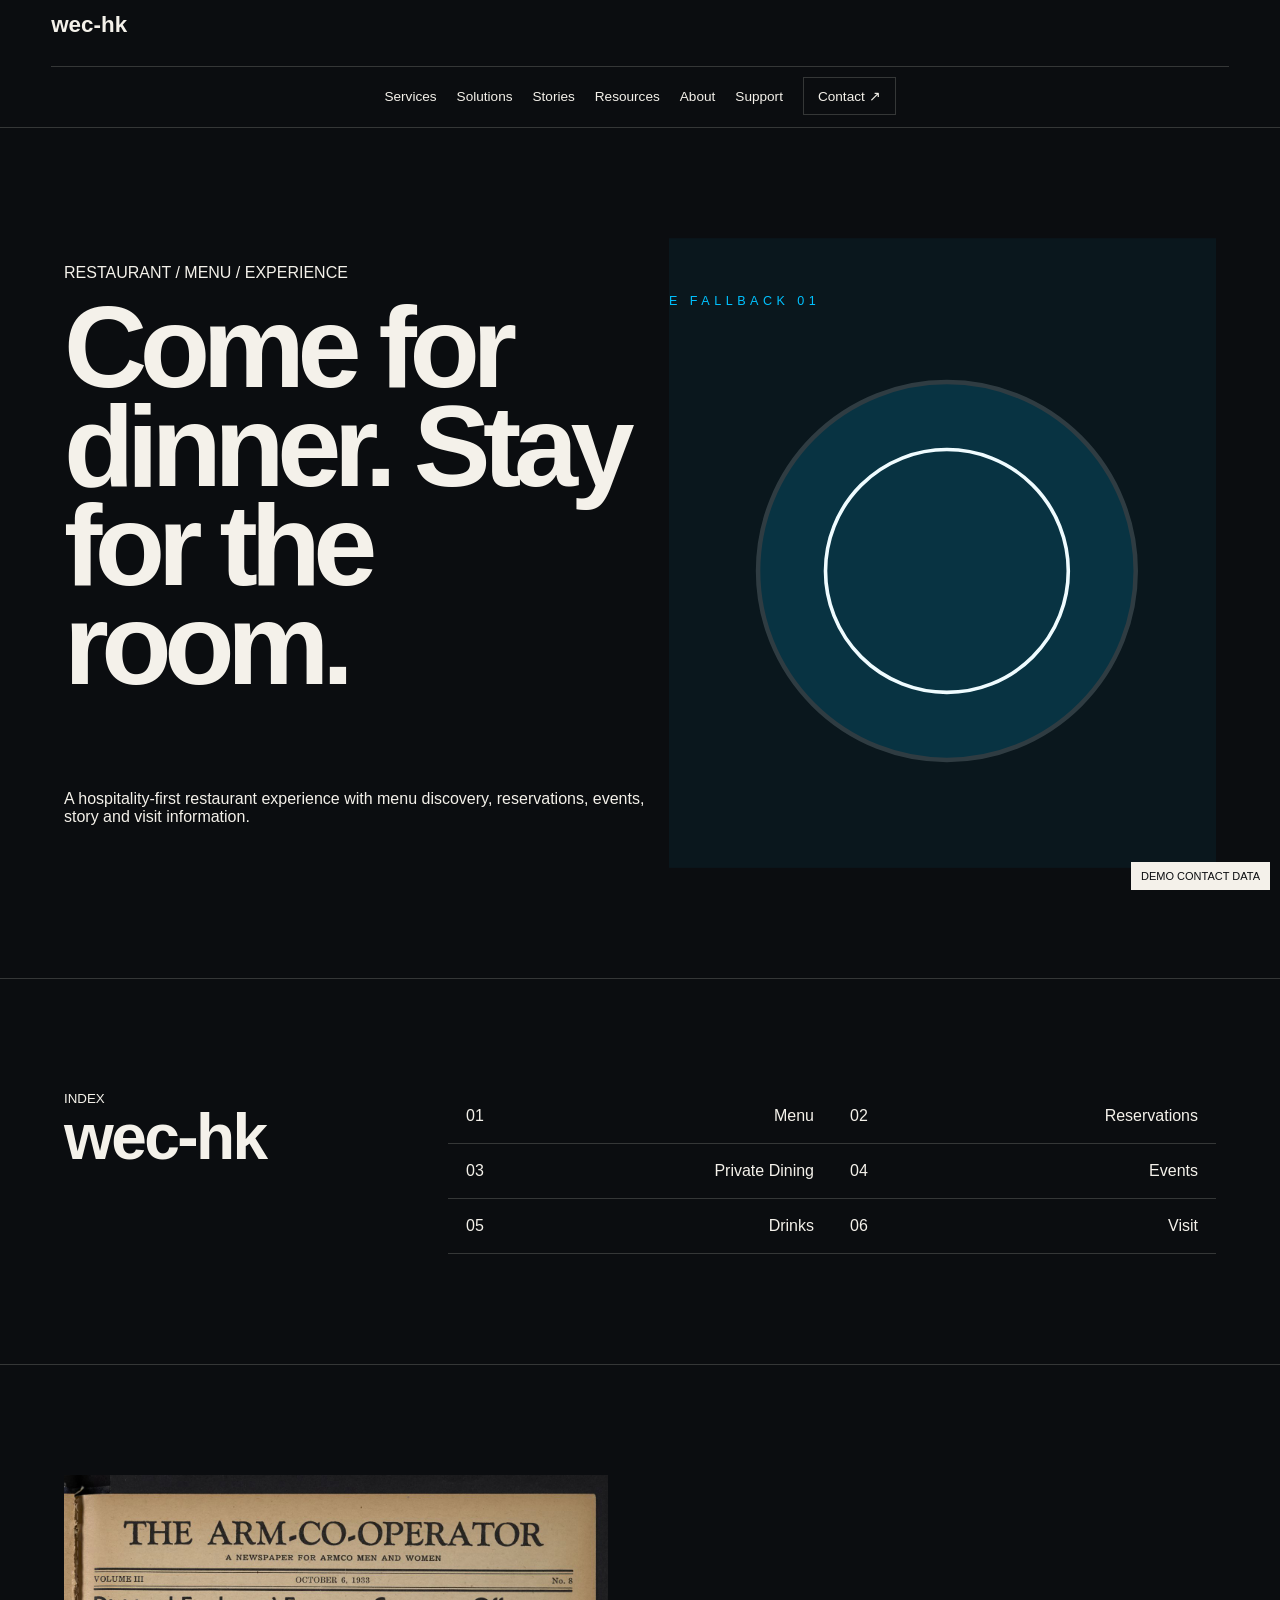
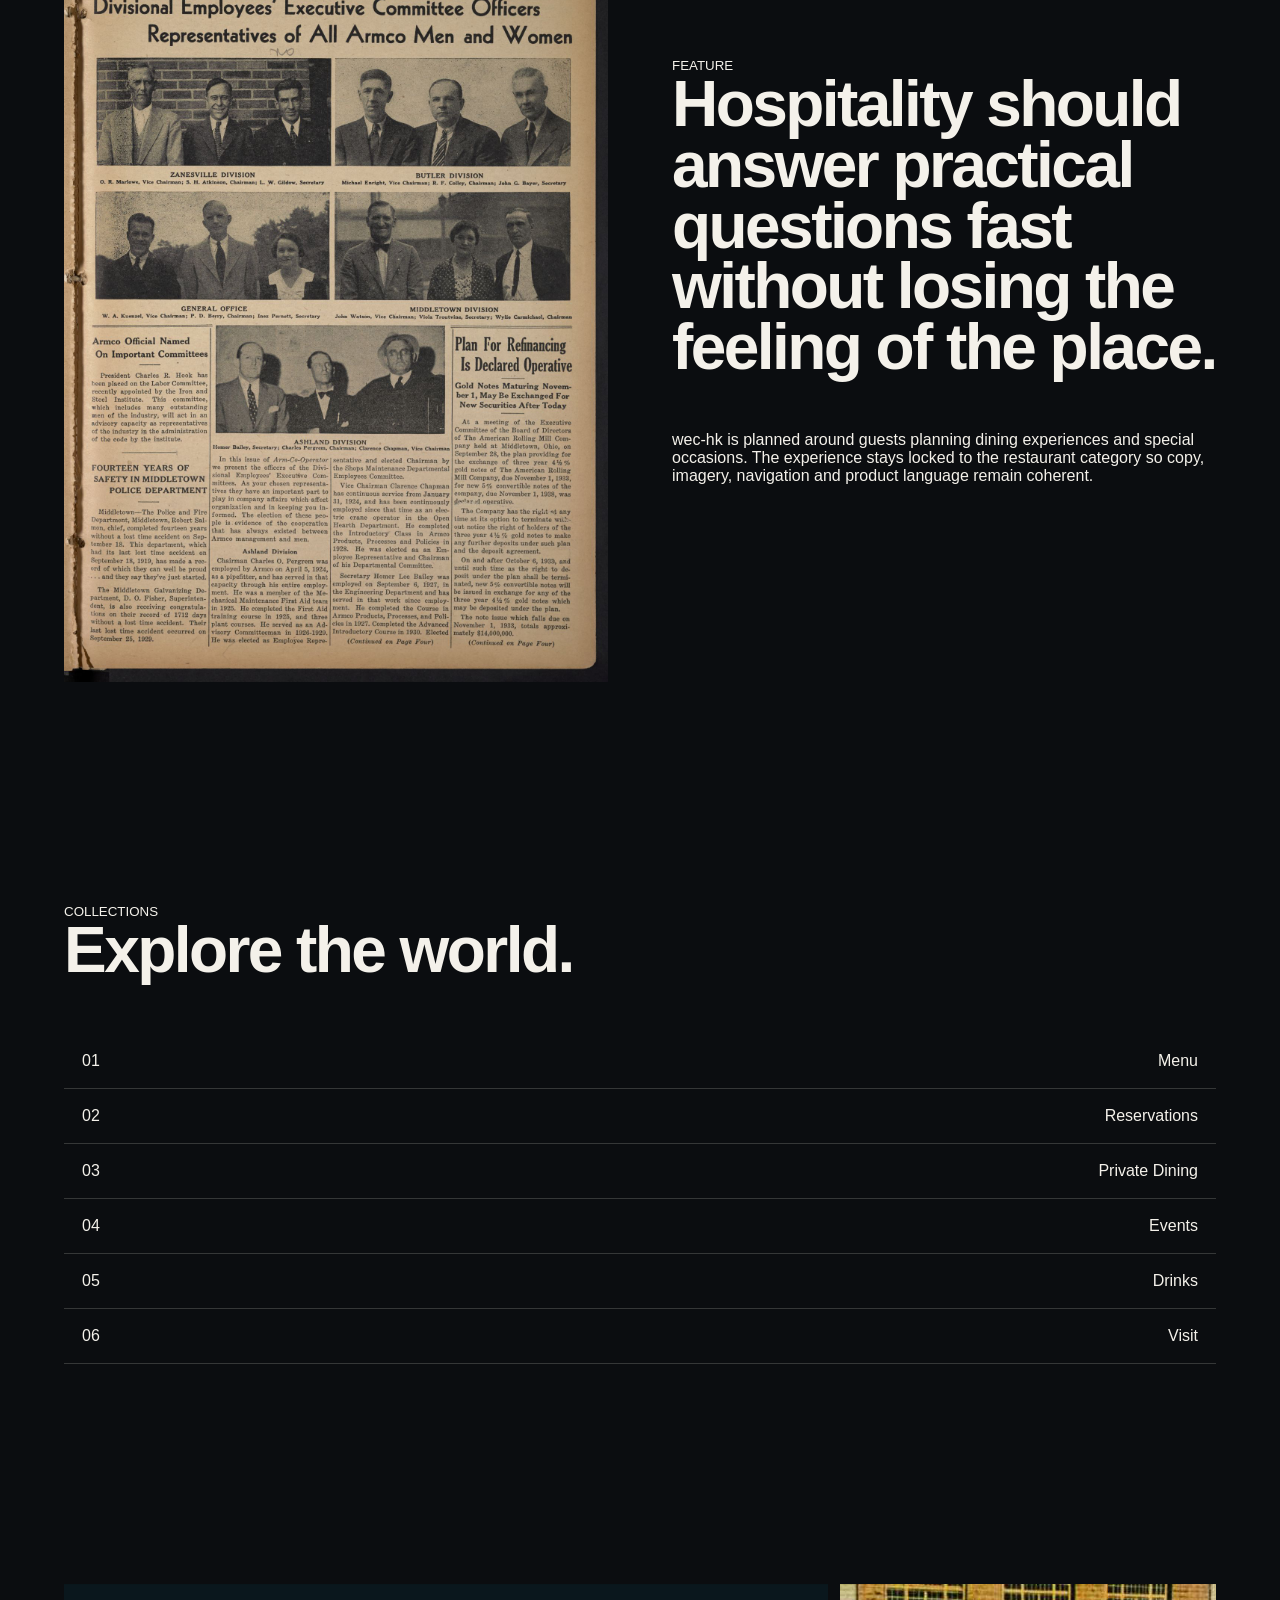
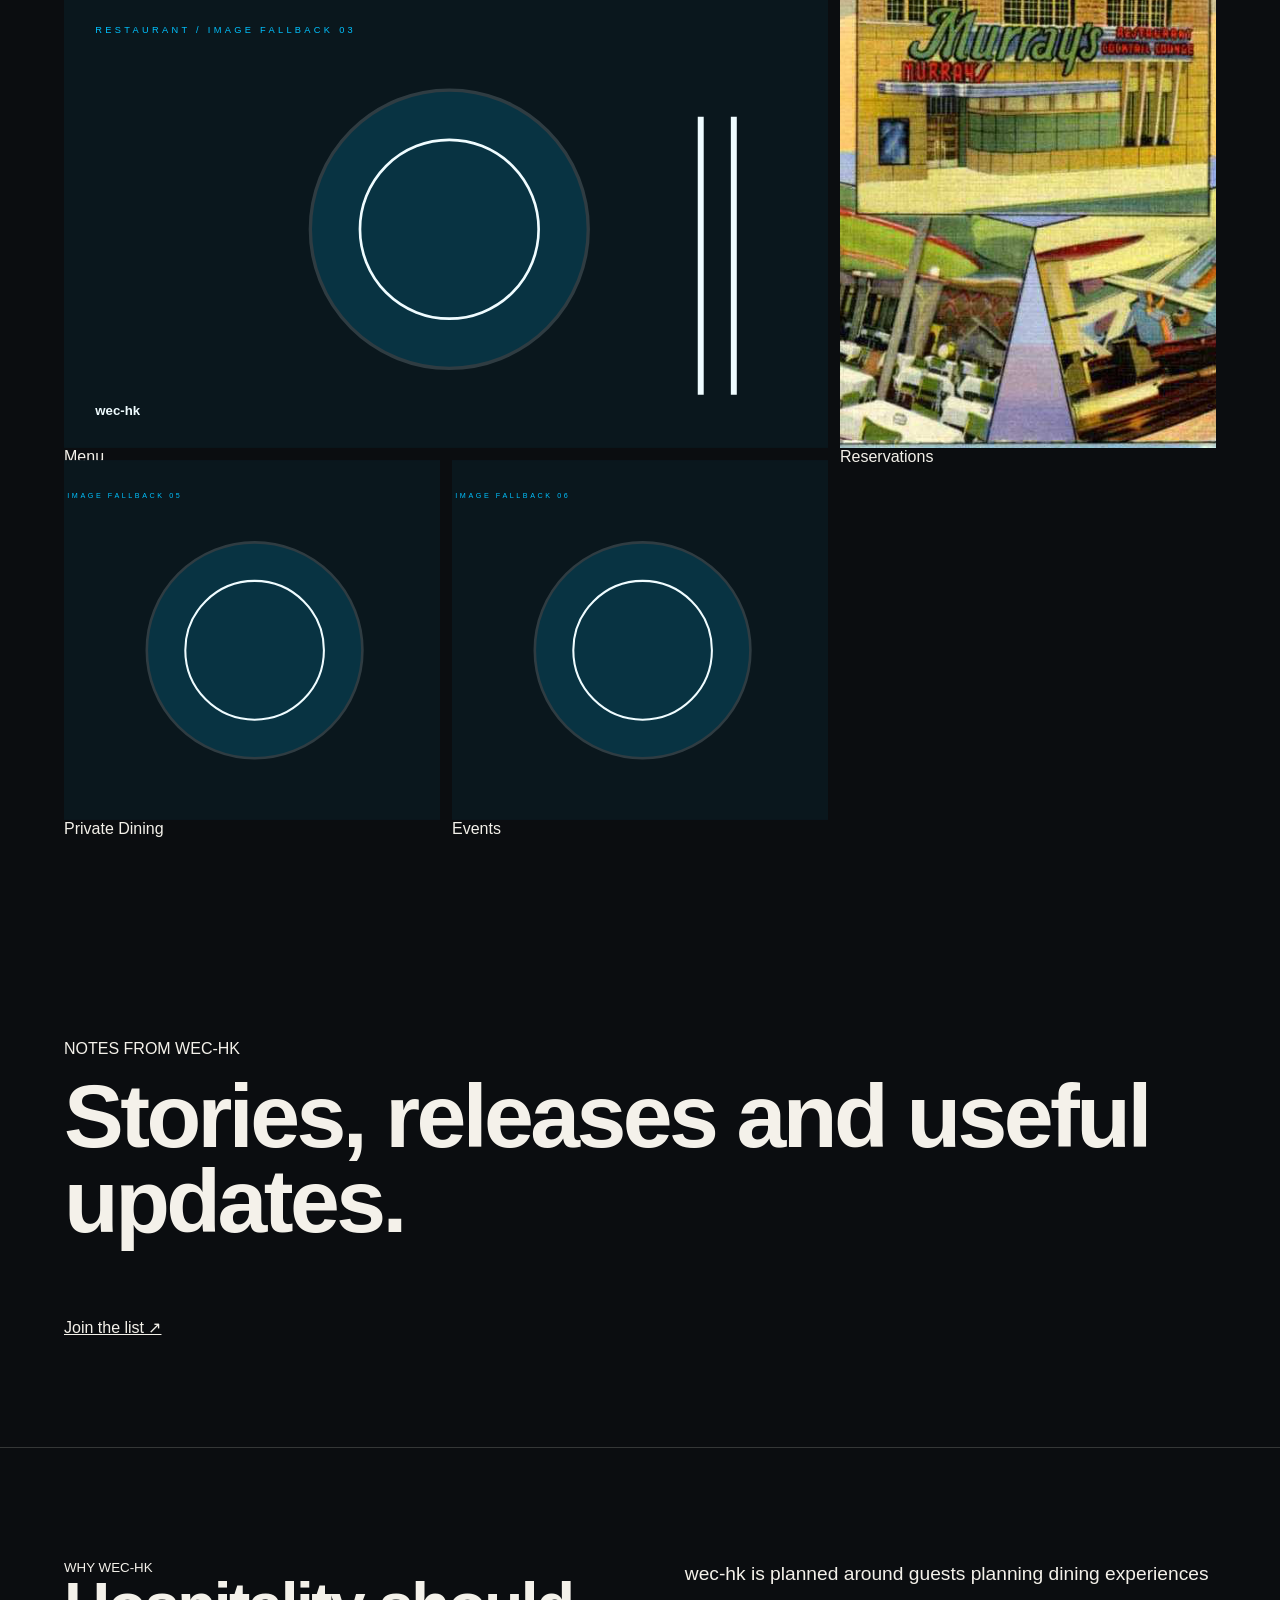
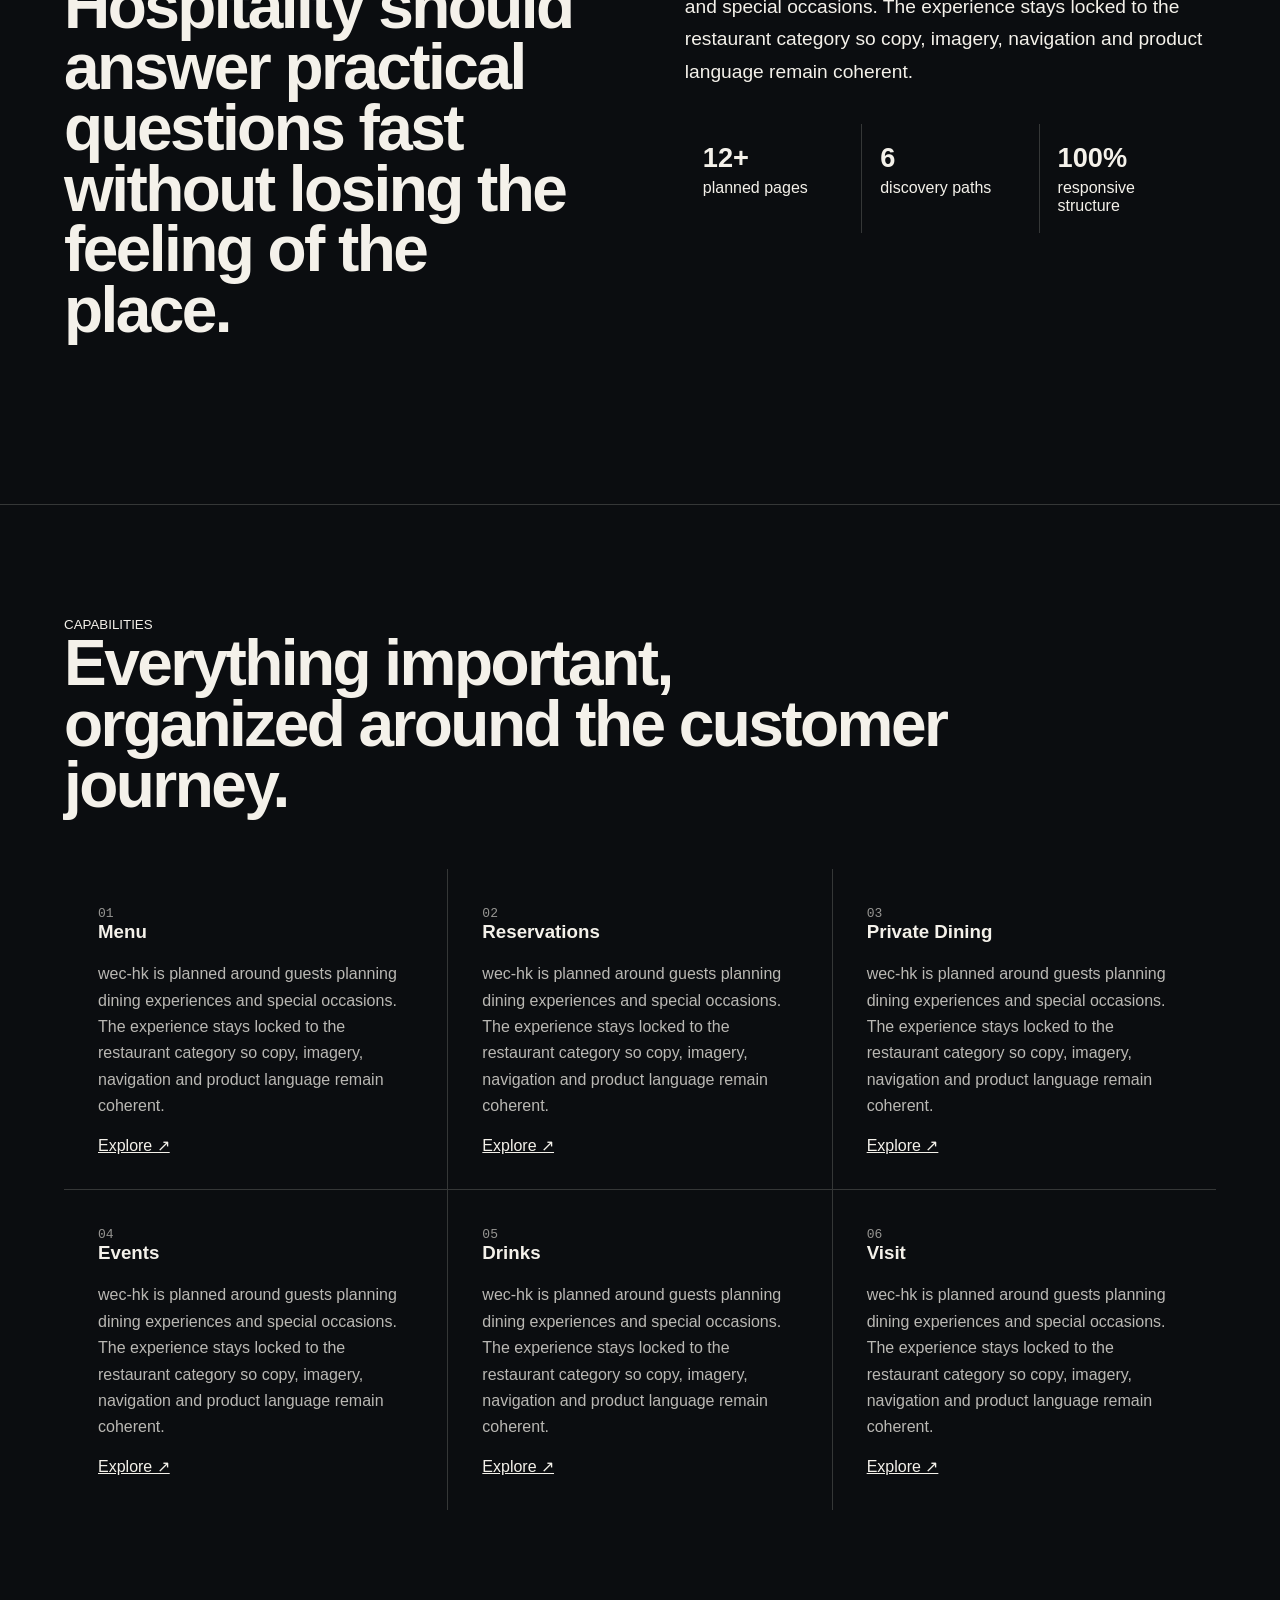
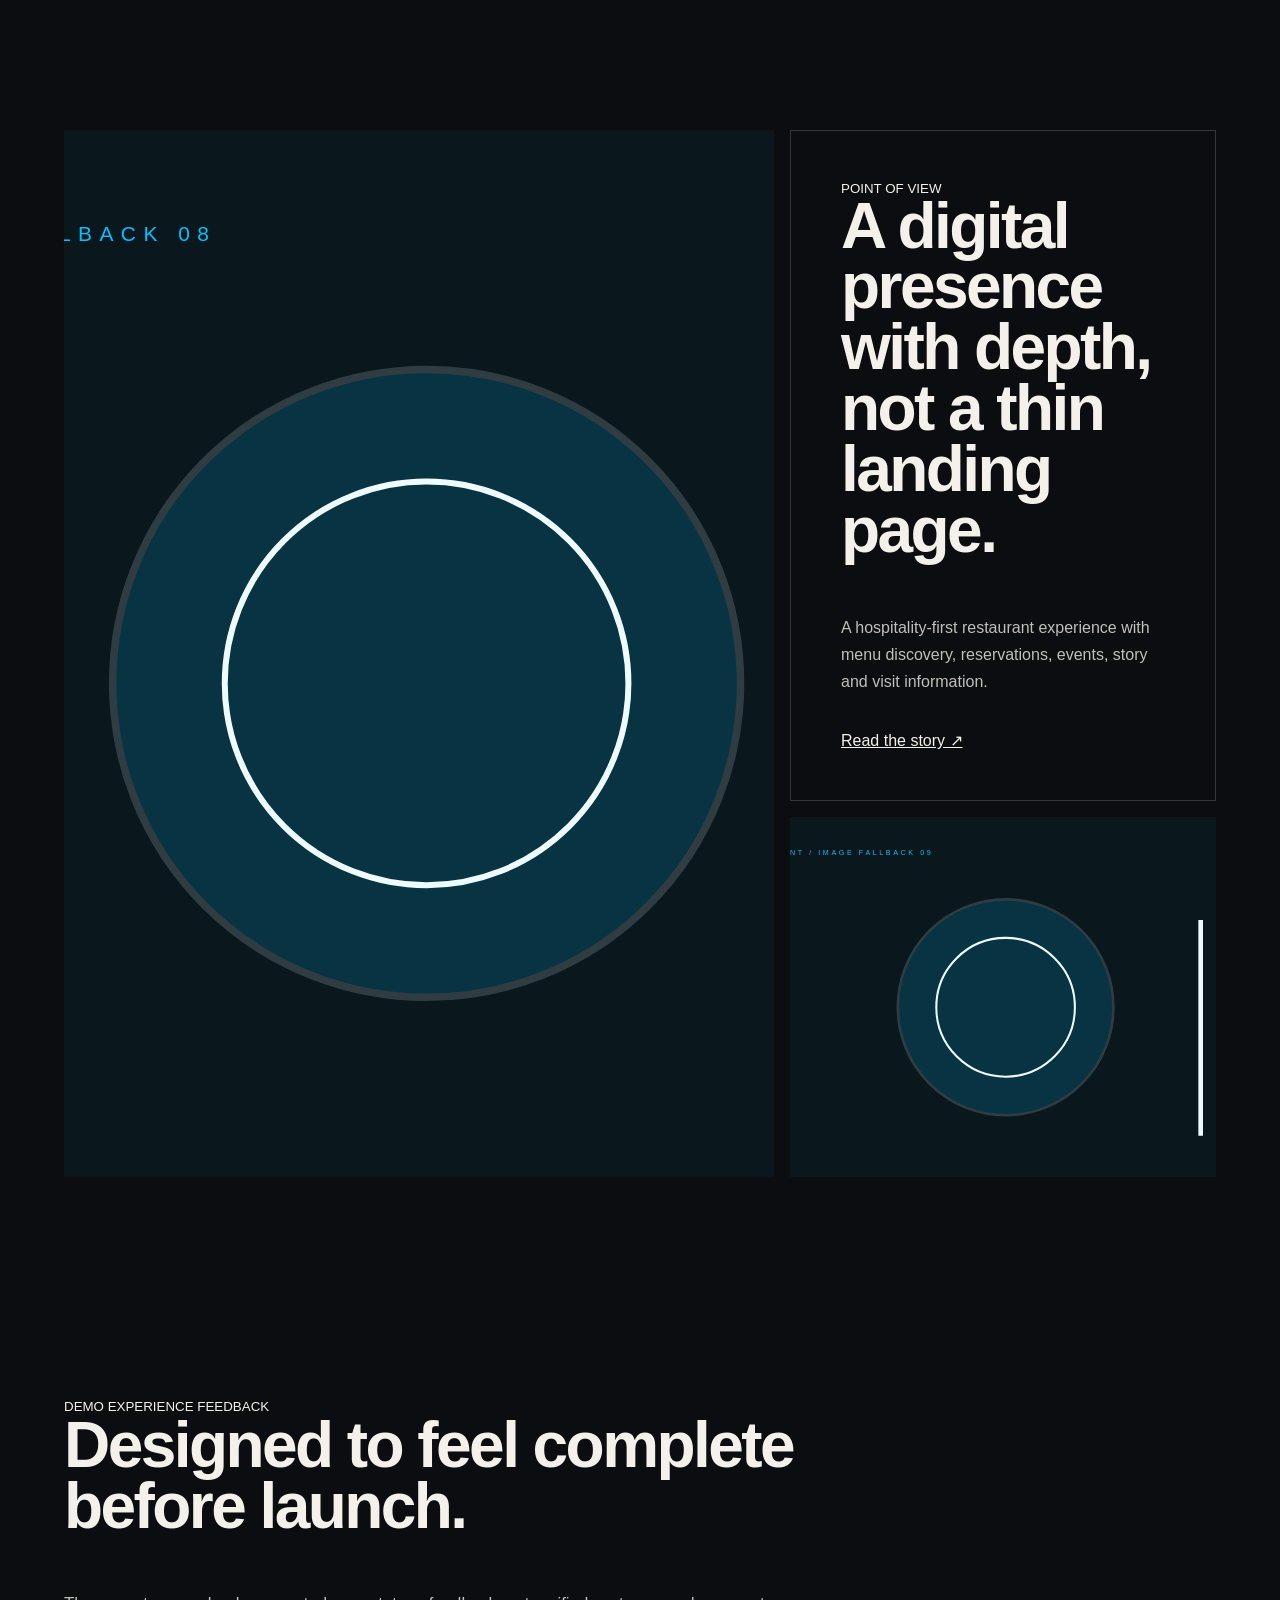
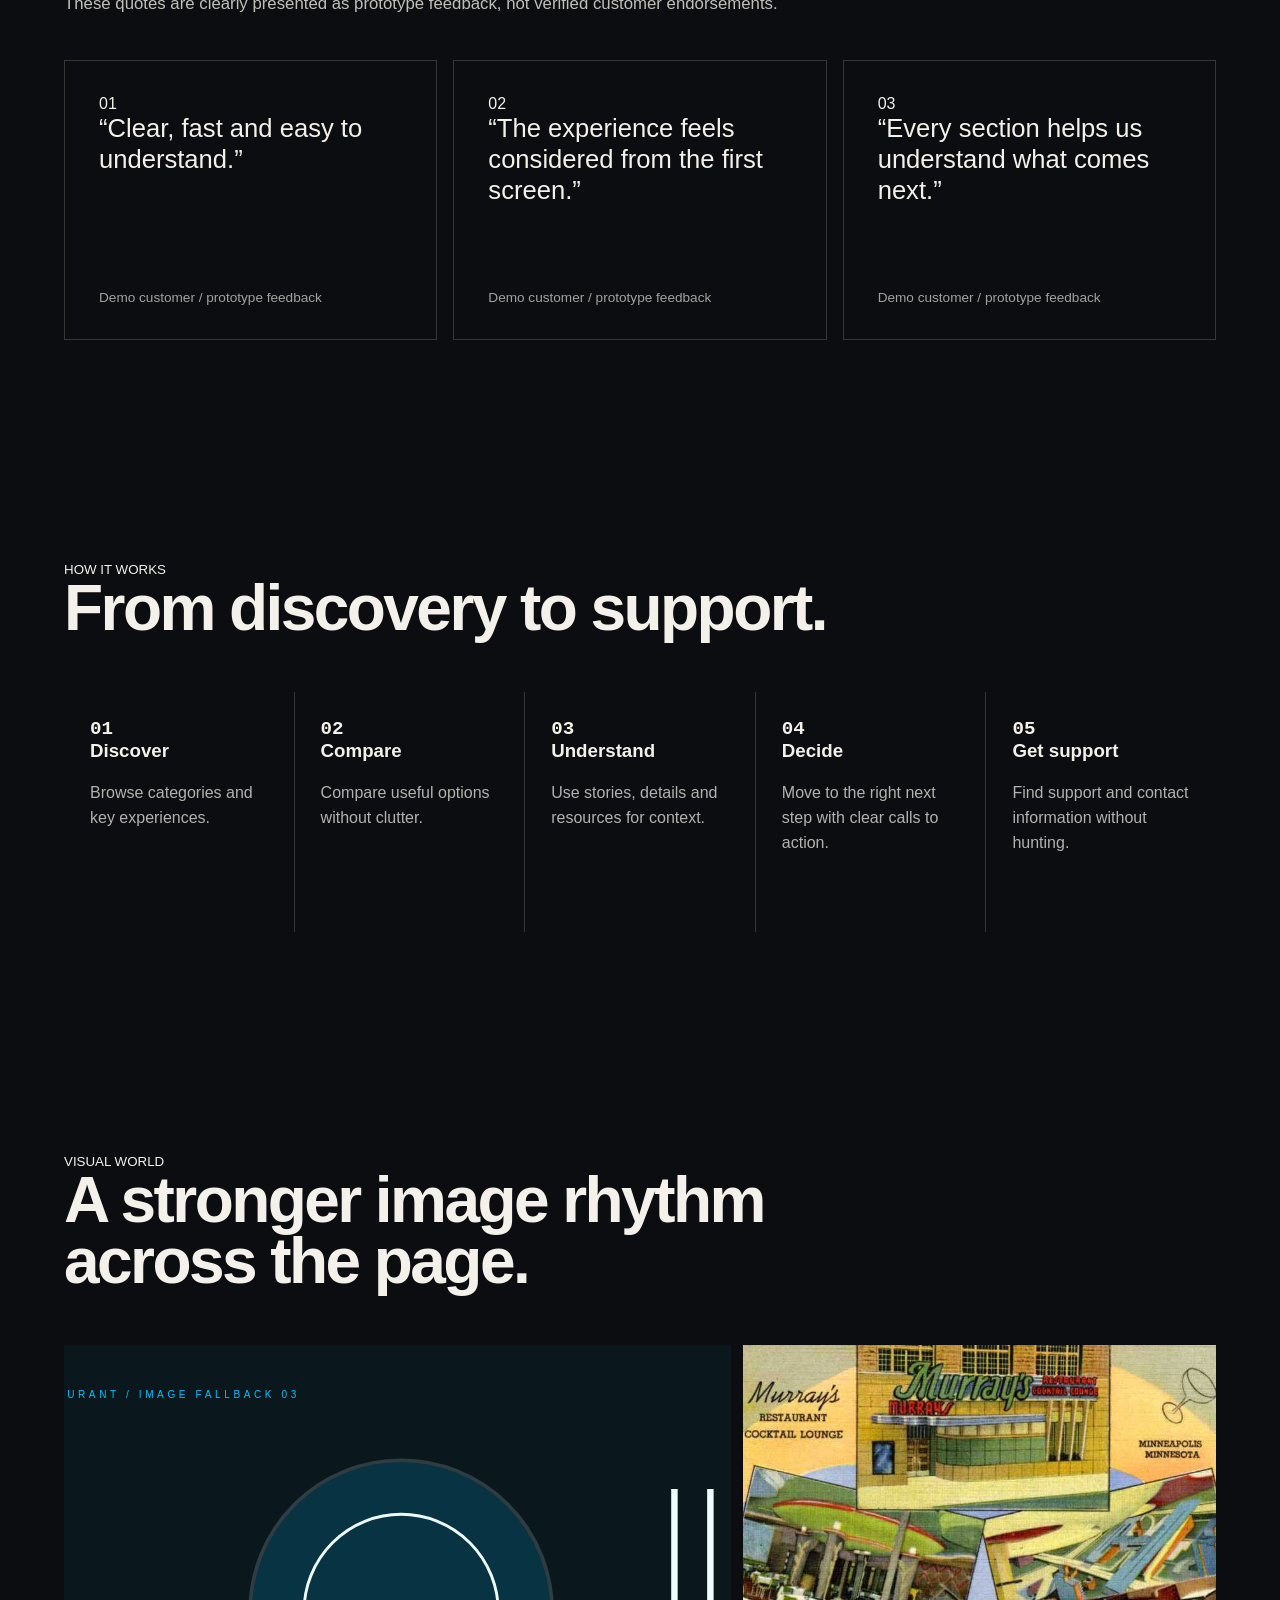
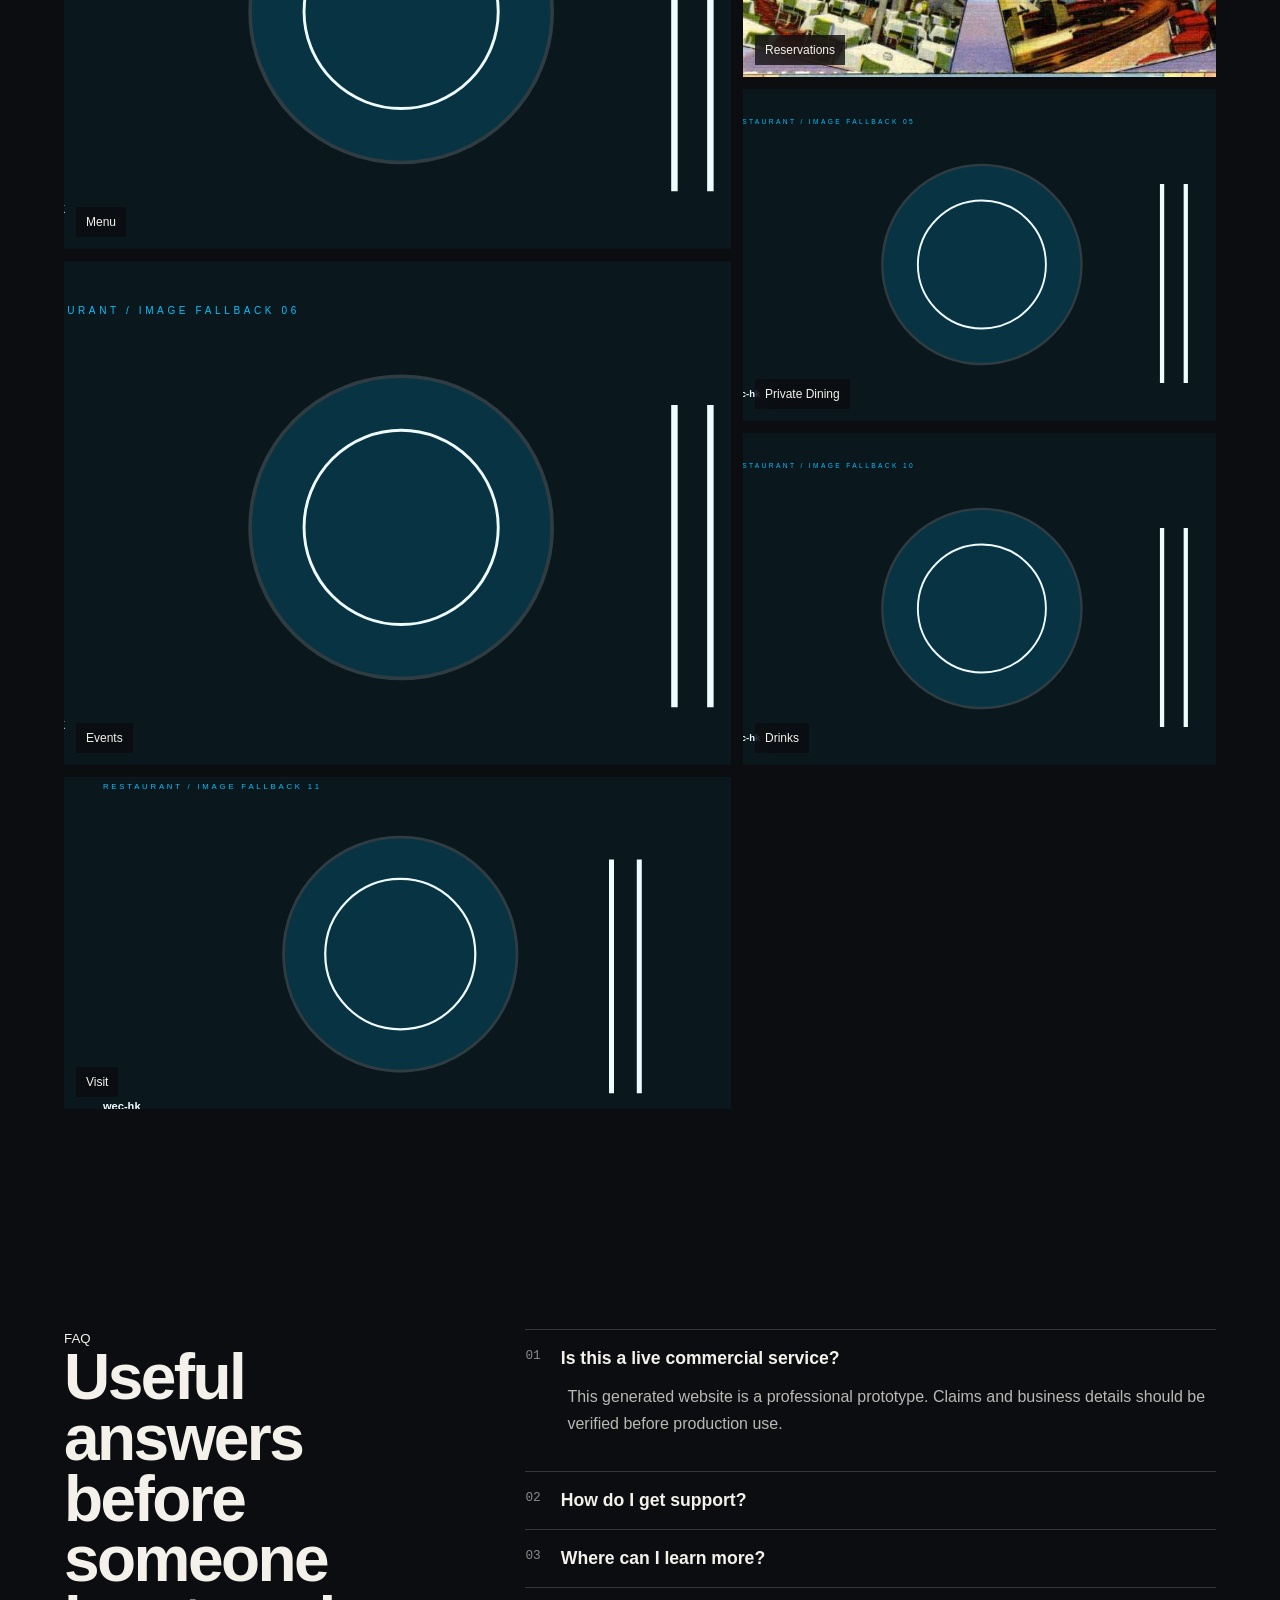
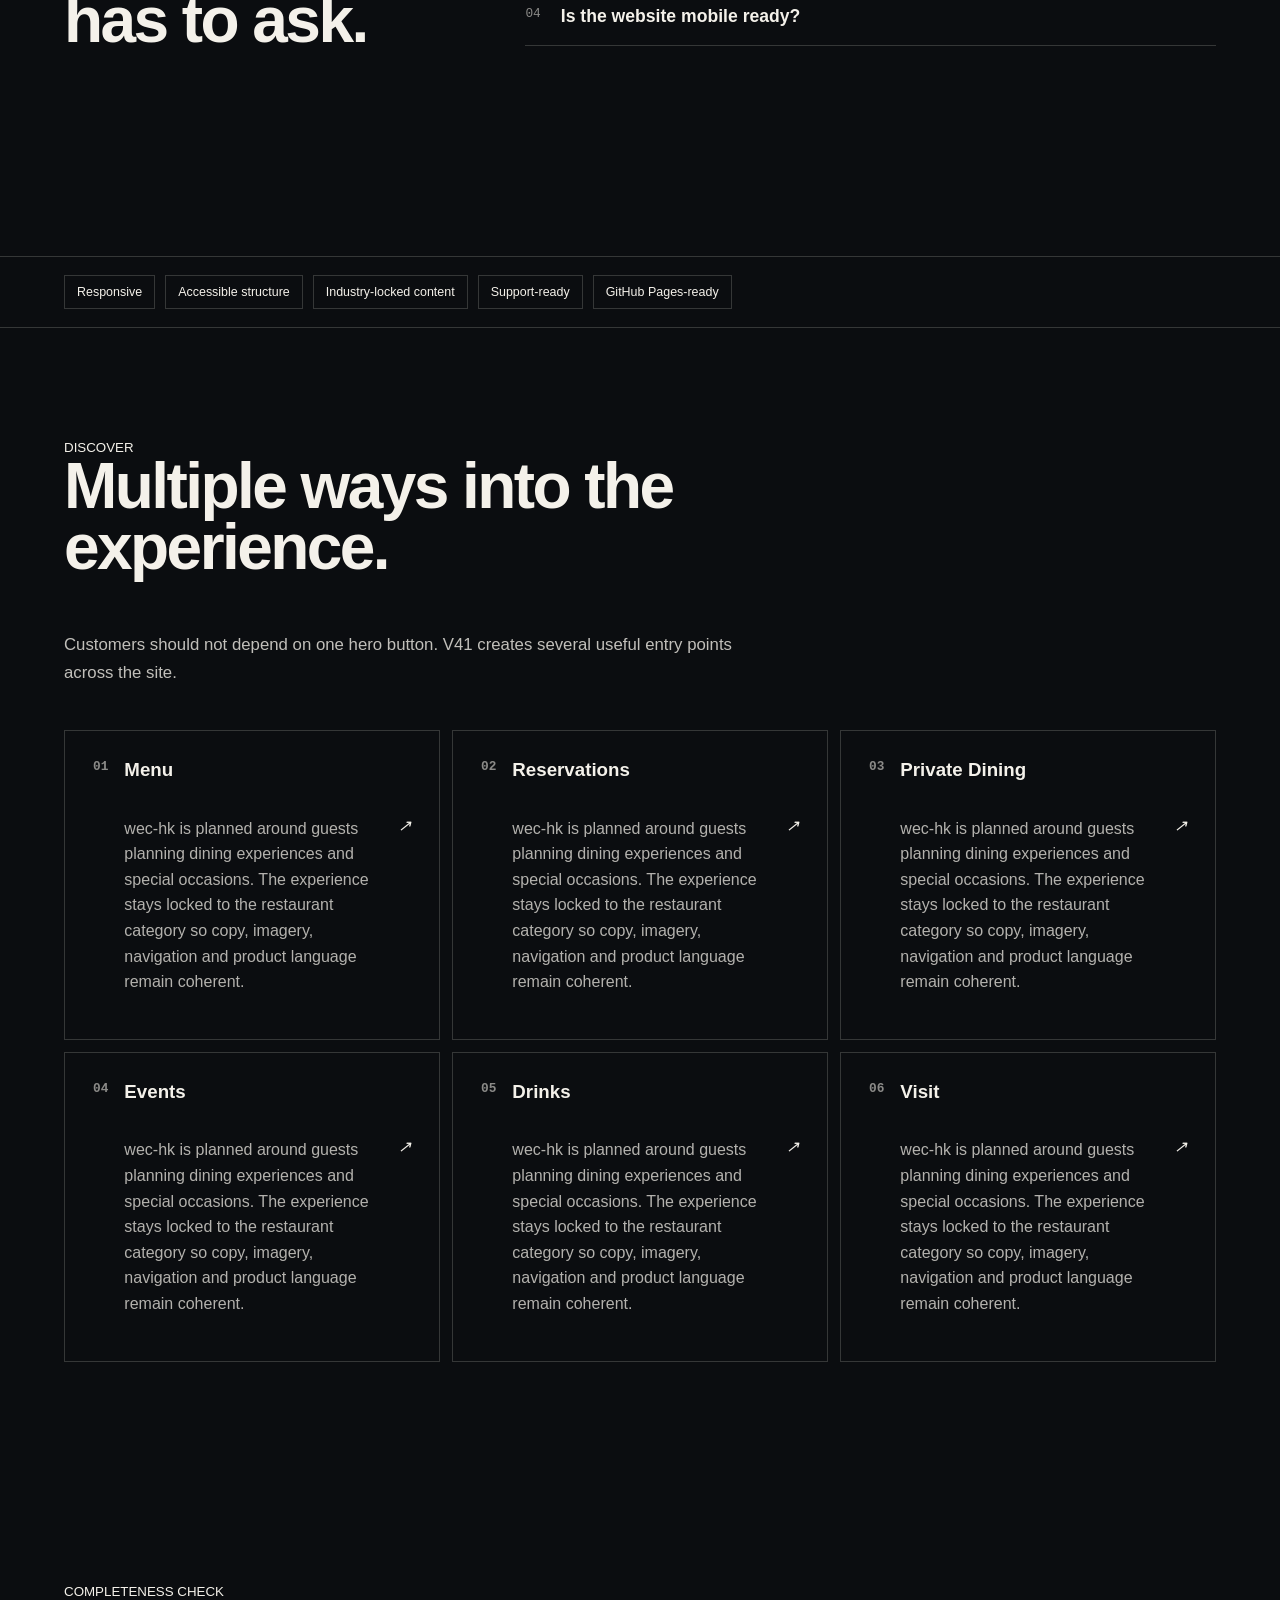
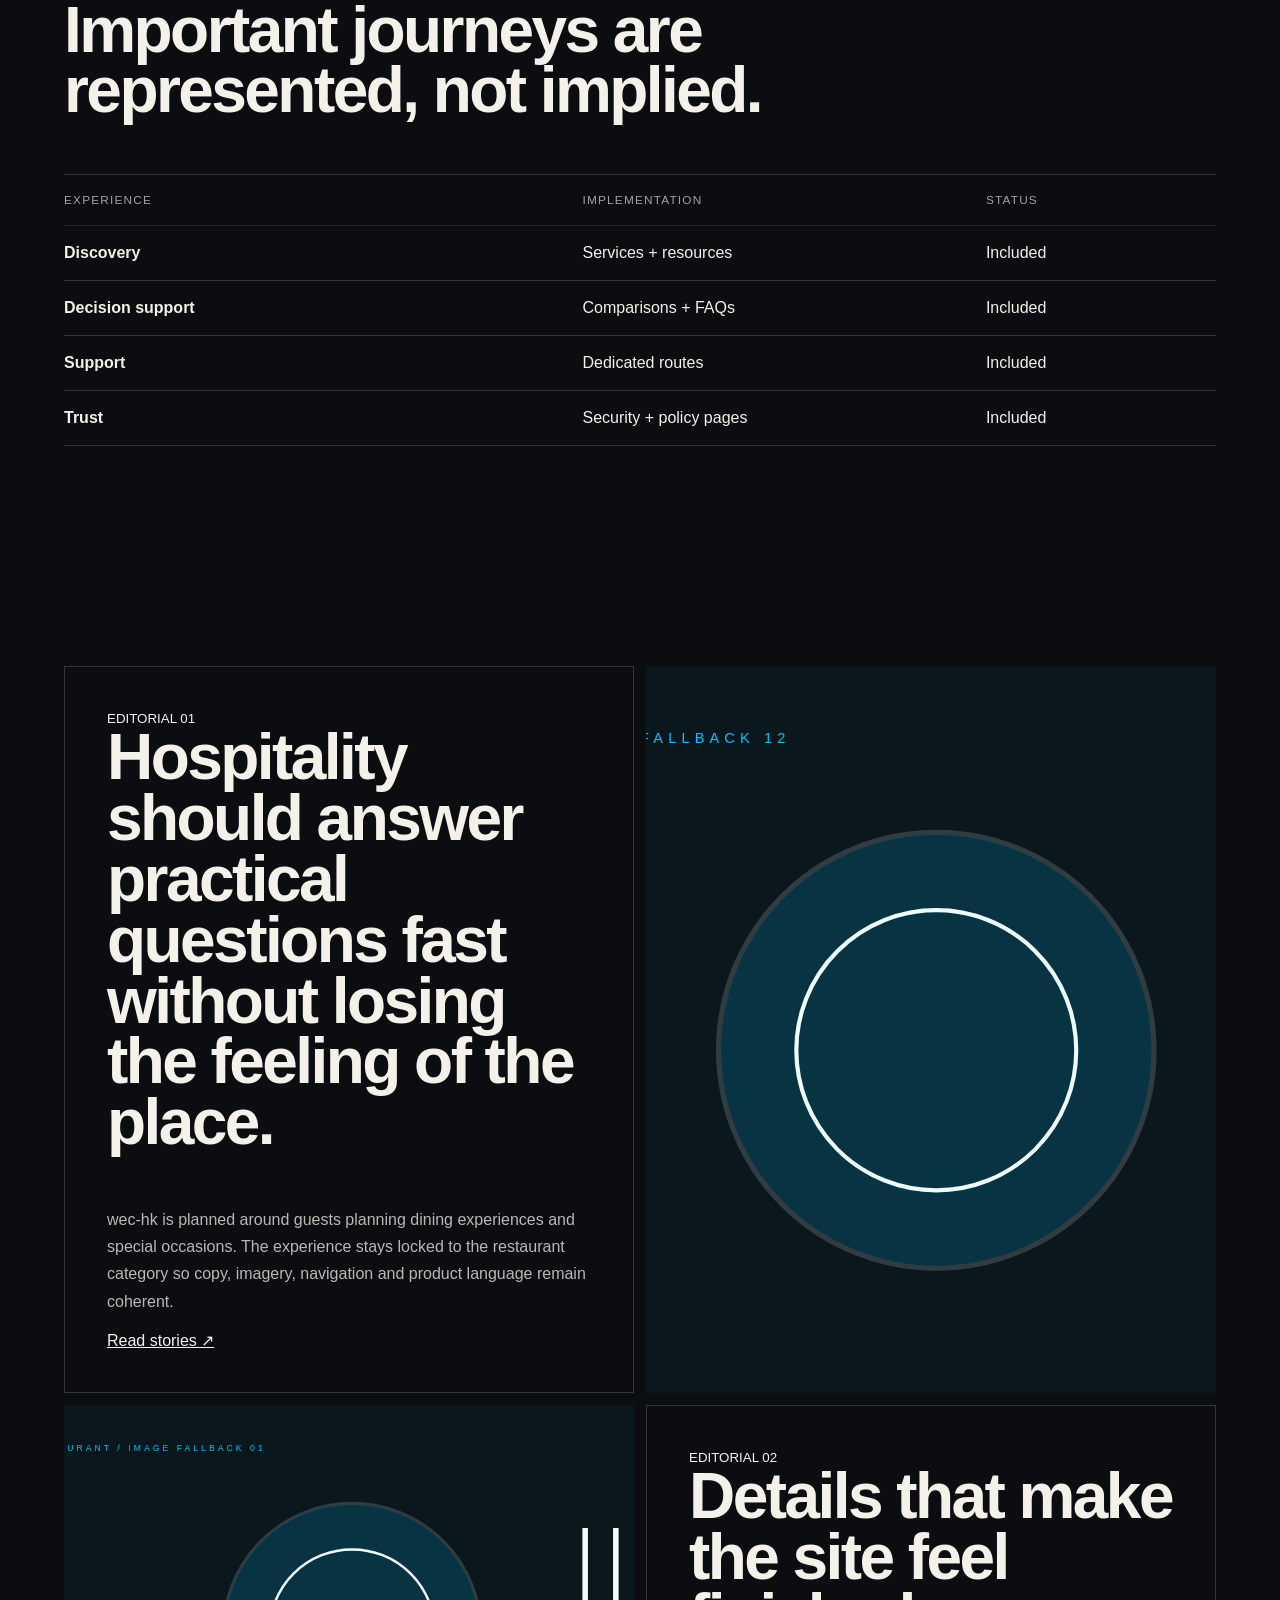
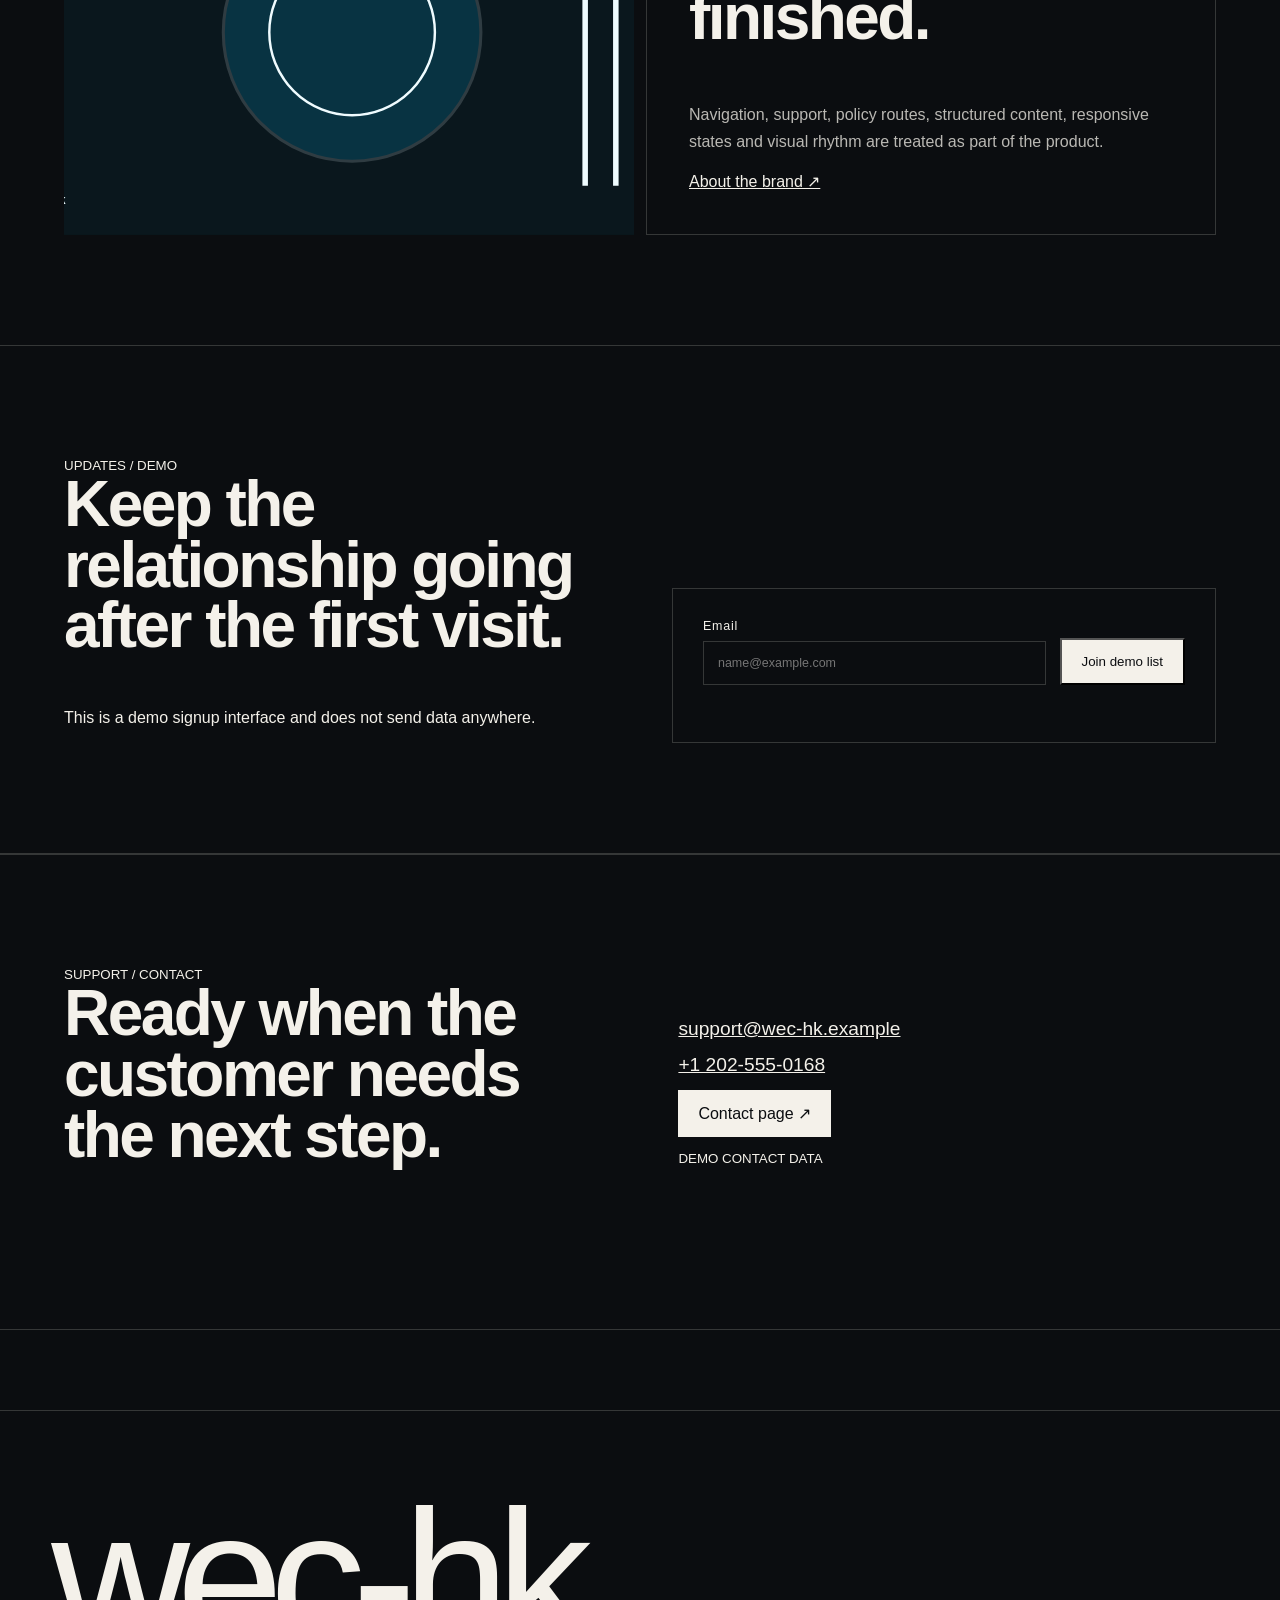
<file: index.html>
<!doctype html><html lang="en"><head>
    <meta charset="utf-8"><meta name="viewport" content="width=device-width,initial-scale=1">
    <title>wec-hk</title><meta name="description" content="A hospitality-first restaurant experience with menu discovery, reservations, events, story and visit information.">
    <meta name="theme-color" content="#0b0d10">
    <meta property="og:title" content="wec-hk"><meta property="og:description" content="A hospitality-first restaurant experience with menu discovery, reservations, events, story and visit information.">
    <meta property="og:type" content="website"><meta property="og:image" content="assets/project-preview.svg">
    <meta name="twitter:card" content="summary_large_image">
    <link rel="icon" href="assets/favicon.svg" type="image/svg+xml"><link rel="manifest" href="site.webmanifest"><link rel="stylesheet" href="assets/styles.css">
    <script defer src="assets/site.js"></script>
  </head><body class="architecture-editorial-magazine type-compact-sans density-quiet shape-soft "><header class="site-header nav-masthead">
    <a class="brand" href="index.html" aria-label="wec-hk home">wec-hk</a>
    <button class="menu-toggle" type="button" aria-expanded="false" aria-controls="primary-nav"><span>Menu</span><b>☰</b></button>
    <nav id="primary-nav"><a href="services.html">Services</a><a href="solutions.html">Solutions</a><a href="stories.html">Stories</a><a href="resources.html">Resources</a><a href="about.html">About</a><a href="support.html">Support</a><a class="nav-cta" href="contact.html">Contact ↗</a></nav>
  </header>
    <main id="main"><section class="cover"><div class="cover-copy"><p>RESTAURANT / MENU / EXPERIENCE</p><h1>Come for dinner. Stay for the room.</h1><p>A hospitality-first restaurant experience with menu discovery, reservations, events, story and visit information.</p></div><figure><img src="assets/fallback/fallback-01.svg" alt="campaign cover" loading="eager"></figure></section><section class="issue-index"><div><small>INDEX</small><h2>wec-hk</h2></div><nav><a href="services.html"><span>01</span>Menu</a><a href="services.html"><span>02</span>Reservations</a><a href="services.html"><span>03</span>Private Dining</a><a href="services.html"><span>04</span>Events</a><a href="services.html"><span>05</span>Drinks</a><a href="services.html"><span>06</span>Visit</a></nav></section><section class="feature-story"><figure><img src="assets/media/media-02.jpg" alt="feature story" loading="lazy"></figure><div><small>FEATURE</small><h2>Hospitality should answer practical questions fast without losing the feeling of the place.</h2><p>wec-hk is planned around guests planning dining experiences and special occasions. The experience stays locked to the restaurant category so copy, imagery, navigation and product language remain coherent.</p></div></section><section class="collection-rail"><header><small>COLLECTIONS</small><h2>Explore the world.</h2></header><div><a href="services.html"><span>01</span>Menu</a><a href="services.html"><span>02</span>Reservations</a><a href="services.html"><span>03</span>Private Dining</a><a href="services.html"><span>04</span>Events</a><a href="services.html"><span>05</span>Drinks</a><a href="services.html"><span>06</span>Visit</a></div></section><section class="editorial-grid"><figure><img src="assets/fallback/fallback-03.svg" alt="editorial 1" loading="lazy"><figcaption>Menu</figcaption></figure><figure><img src="assets/media/media-04.jpg" alt="editorial 2" loading="lazy"><figcaption>Reservations</figcaption></figure><figure><img src="assets/fallback/fallback-05.svg" alt="editorial 3" loading="lazy"><figcaption>Private Dining</figcaption></figure><figure><img src="assets/fallback/fallback-06.svg" alt="editorial 4" loading="lazy"><figcaption>Events</figcaption></figure></section><section class="newsletter"><p>NOTES FROM WEC-HK</p><h2>Stories, releases and useful updates.</h2><a href="contact.html">Join the list ↗</a></section>
  <section class="pro-section pro-intro-band">
    <div><small>WHY WEC-HK</small><h2>Hospitality should answer practical questions fast without losing the feeling of the place.</h2></div>
    <div><p>wec-hk is planned around guests planning dining experiences and special occasions. The experience stays locked to the restaurant category so copy, imagery, navigation and product language remain coherent.</p><div class="micro-stats"><span><b>12+</b> planned pages</span><span><b>6</b> discovery paths</span><span><b>100%</b> responsive structure</span></div></div>
  </section>

  <section class="pro-section pro-capabilities">
    <div class="section-heading"><small>CAPABILITIES</small><h2>Everything important, organized around the customer journey.</h2></div>
    <div class="capability-pro-grid"><article><span>01</span><h3>Menu</h3><p>wec-hk is planned around guests planning dining experiences and special occasions. The experience stays locked to the restaurant category so copy, imagery, navigation and product language remain coherent.</p><a href="services.html">Explore ↗</a></article><article><span>02</span><h3>Reservations</h3><p>wec-hk is planned around guests planning dining experiences and special occasions. The experience stays locked to the restaurant category so copy, imagery, navigation and product language remain coherent.</p><a href="services.html">Explore ↗</a></article><article><span>03</span><h3>Private Dining</h3><p>wec-hk is planned around guests planning dining experiences and special occasions. The experience stays locked to the restaurant category so copy, imagery, navigation and product language remain coherent.</p><a href="services.html">Explore ↗</a></article><article><span>04</span><h3>Events</h3><p>wec-hk is planned around guests planning dining experiences and special occasions. The experience stays locked to the restaurant category so copy, imagery, navigation and product language remain coherent.</p><a href="services.html">Explore ↗</a></article><article><span>05</span><h3>Drinks</h3><p>wec-hk is planned around guests planning dining experiences and special occasions. The experience stays locked to the restaurant category so copy, imagery, navigation and product language remain coherent.</p><a href="services.html">Explore ↗</a></article><article><span>06</span><h3>Visit</h3><p>wec-hk is planned around guests planning dining experiences and special occasions. The experience stays locked to the restaurant category so copy, imagery, navigation and product language remain coherent.</p><a href="services.html">Explore ↗</a></article></div>
  </section>

  <section class="pro-section pro-media-story">
    <figure class="media-large"><img src="assets/fallback/fallback-08.svg" alt="brand story" loading="lazy"></figure>
    <div class="media-copy"><small>POINT OF VIEW</small><h2>A digital presence with depth, not a thin landing page.</h2><p>A hospitality-first restaurant experience with menu discovery, reservations, events, story and visit information.</p><a class="text-link" href="about.html">Read the story ↗</a></div>
    <figure class="media-small"><img src="assets/fallback/fallback-09.svg" alt="brand detail" loading="lazy"></figure>
  </section>

  <section class="pro-section pro-proof">
    <div class="section-heading"><small>DEMO EXPERIENCE FEEDBACK</small><h2>Designed to feel complete before launch.</h2><p>These quotes are clearly presented as prototype feedback, not verified customer endorsements.</p></div>
    <div class="proof-grid"><blockquote><span>01</span><p>“Clear, fast and easy to understand.”</p><footer>Demo customer / prototype feedback</footer></blockquote><blockquote><span>02</span><p>“The experience feels considered from the first screen.”</p><footer>Demo customer / prototype feedback</footer></blockquote><blockquote><span>03</span><p>“Every section helps us understand what comes next.”</p><footer>Demo customer / prototype feedback</footer></blockquote></div>
  </section>

  <section class="pro-section pro-process">
    <div class="section-heading"><small>HOW IT WORKS</small><h2>From discovery to support.</h2></div>
    <div class="process-grid"><article><b>01</b><h3>Discover</h3><p>Browse categories and key experiences.</p></article><article><b>02</b><h3>Compare</h3><p>Compare useful options without clutter.</p></article><article><b>03</b><h3>Understand</h3><p>Use stories, details and resources for context.</p></article><article><b>04</b><h3>Decide</h3><p>Move to the right next step with clear calls to action.</p></article><article><b>05</b><h3>Get support</h3><p>Find support and contact information without hunting.</p></article></div>
  </section>

  <section class="pro-section pro-gallery">
    <div class="section-heading"><small>VISUAL WORLD</small><h2>A stronger image rhythm across the page.</h2></div>
    <div class="gallery-pro-grid"><figure class="g1"><img src="assets/fallback/fallback-03.svg" alt="visual story 1" loading="lazy"><figcaption>Menu</figcaption></figure><figure class="g2"><img src="assets/media/media-04.jpg" alt="visual story 2" loading="lazy"><figcaption>Reservations</figcaption></figure><figure class="g3"><img src="assets/fallback/fallback-05.svg" alt="visual story 3" loading="lazy"><figcaption>Private Dining</figcaption></figure><figure class="g4"><img src="assets/fallback/fallback-06.svg" alt="visual story 4" loading="lazy"><figcaption>Events</figcaption></figure><figure class="g5"><img src="assets/fallback/fallback-10.svg" alt="visual story 5" loading="lazy"><figcaption>Drinks</figcaption></figure><figure class="g6"><img src="assets/fallback/fallback-11.svg" alt="visual story 6" loading="lazy"><figcaption>Visit</figcaption></figure></div>
  </section>

  <section class="pro-section pro-faq">
    <div class="section-heading"><small>FAQ</small><h2>Useful answers before someone has to ask.</h2></div>
    <div class="faq-list"><details open><summary><span>01</span>Is this a live commercial service?</summary><p>This generated website is a professional prototype. Claims and business details should be verified before production use.</p></details><details ><summary><span>02</span>How do I get support?</summary><p>The site includes a dedicated support route and clearly labeled demo contact information.</p></details><details ><summary><span>03</span>Where can I learn more?</summary><p>Use the resources, stories and solution pages generated for this industry.</p></details><details ><summary><span>04</span>Is the website mobile ready?</summary><p>Yes. The generated layout includes responsive navigation, content grids and mobile fallbacks.</p></details></div>
  </section>

  
  <section class="pro-section utility-ribbon">
    <span>Responsive</span><span>Accessible structure</span><span>Industry-locked content</span><span>Support-ready</span><span>GitHub Pages-ready</span>
  </section>

  <section class="pro-section discovery-stage">
    <div class="section-heading"><small>DISCOVER</small><h2>Multiple ways into the experience.</h2><p>Customers should not depend on one hero button. V41 creates several useful entry points across the site.</p></div>
    <div class="discovery-stage-grid"><a href="services.html"><span>01</span><h3>Menu</h3><p>wec-hk is planned around guests planning dining experiences and special occasions. The experience stays locked to the restaurant category so copy, imagery, navigation and product language remain coherent.</p><i>↗</i></a><a href="services.html"><span>02</span><h3>Reservations</h3><p>wec-hk is planned around guests planning dining experiences and special occasions. The experience stays locked to the restaurant category so copy, imagery, navigation and product language remain coherent.</p><i>↗</i></a><a href="services.html"><span>03</span><h3>Private Dining</h3><p>wec-hk is planned around guests planning dining experiences and special occasions. The experience stays locked to the restaurant category so copy, imagery, navigation and product language remain coherent.</p><i>↗</i></a><a href="services.html"><span>04</span><h3>Events</h3><p>wec-hk is planned around guests planning dining experiences and special occasions. The experience stays locked to the restaurant category so copy, imagery, navigation and product language remain coherent.</p><i>↗</i></a><a href="services.html"><span>05</span><h3>Drinks</h3><p>wec-hk is planned around guests planning dining experiences and special occasions. The experience stays locked to the restaurant category so copy, imagery, navigation and product language remain coherent.</p><i>↗</i></a><a href="services.html"><span>06</span><h3>Visit</h3><p>wec-hk is planned around guests planning dining experiences and special occasions. The experience stays locked to the restaurant category so copy, imagery, navigation and product language remain coherent.</p><i>↗</i></a></div>
  </section>

  <section class="pro-section compare-stage">
    <div class="section-heading"><small>COMPLETENESS CHECK</small><h2>Important journeys are represented, not implied.</h2></div>
    <div class="comparison-table-pro">
      <div class="comparison-head"><span>Experience</span><span>Implementation</span><span>Status</span></div>
      <div><strong>Discovery</strong><span>Services + resources</span><span>Included</span></div><div><strong>Decision support</strong><span>Comparisons + FAQs</span><span>Included</span></div><div><strong>Support</strong><span>Dedicated routes</span><span>Included</span></div><div><strong>Trust</strong><span>Security + policy pages</span><span>Included</span></div>
    </div>
  </section>

  <section class="pro-section editorial-duo">
    <article><small>EDITORIAL 01</small><h2>Hospitality should answer practical questions fast without losing the feeling of the place.</h2><p>wec-hk is planned around guests planning dining experiences and special occasions. The experience stays locked to the restaurant category so copy, imagery, navigation and product language remain coherent.</p><a href="stories.html">Read stories ↗</a></article>
    <figure><img src="assets/fallback/fallback-12.svg" alt="editorial feature" loading="lazy"></figure>
    <figure><img src="assets/fallback/fallback-01.svg" alt="editorial detail" loading="lazy"></figure>
    <article><small>EDITORIAL 02</small><h2>Details that make the site feel finished.</h2><p>Navigation, support, policy routes, structured content, responsive states and visual rhythm are treated as part of the product.</p><a href="about.html">About the brand ↗</a></article>
  </section>

  <section class="pro-section newsletter-pro">
    <div><small>UPDATES / DEMO</small><h2>Keep the relationship going after the first visit.</h2><p>This is a demo signup interface and does not send data anywhere.</p></div>
    <form class="demo-form inline-form" data-demo-form><label>Email<input type="email" required placeholder="name@example.com"></label><button class="button" type="submit">Join demo list</button><p class="form-status" aria-live="polite"></p></form>
  </section>

  <section class="pro-section pro-support-final">
    <div><small>SUPPORT / CONTACT</small><h2>Ready when the customer needs the next step.</h2></div>
    <div class="support-actions">
      <a href="mailto:support@wec-hk.example">support@wec-hk.example</a>
      <a href="tel:+1 202-555-0168">+1 202-555-0168</a>
      <a class="button" href="contact.html">Contact page ↗</a>
      <small>DEMO CONTACT DATA</small>
    </div>
  </section></main><footer class="site-footer pro-footer">
    <div class="footer-title">wec-hk</div>
    <div class="footer-grid">
      <div><small>RESTAURANT / MENU / EXPERIENCE</small><h3>Hospitality should answer practical questions fast without losing the feeling of the place.</h3><p>wec-hk is planned around guests planning dining experiences and special occasions. The experience stays locked to the restaurant category so copy, imagery, navigation and product language remain coherent.</p></div>
      <nav><strong>Explore</strong><a href="services.html">Services</a><a href="solutions.html">Solutions</a><a href="stories.html">Stories</a><a href="resources.html">Resources</a><a href="about.html">About</a></nav>
      <nav><strong>Company</strong><a href="about.html">About</a><a href="contact.html">Contact</a><a href="support.html">Support</a><a href="privacy.html">Privacy</a><a href="terms.html">Terms</a></nav>
    </div>
    <div class="footer-bottom"><span>© 2026 wec-hk</span><span>Demo contact data in use</span><a href="#main">Back to top ↑</a></div>
  </footer>
    <div class="demo-note">DEMO CONTACT DATA</div></body></html>
</file>
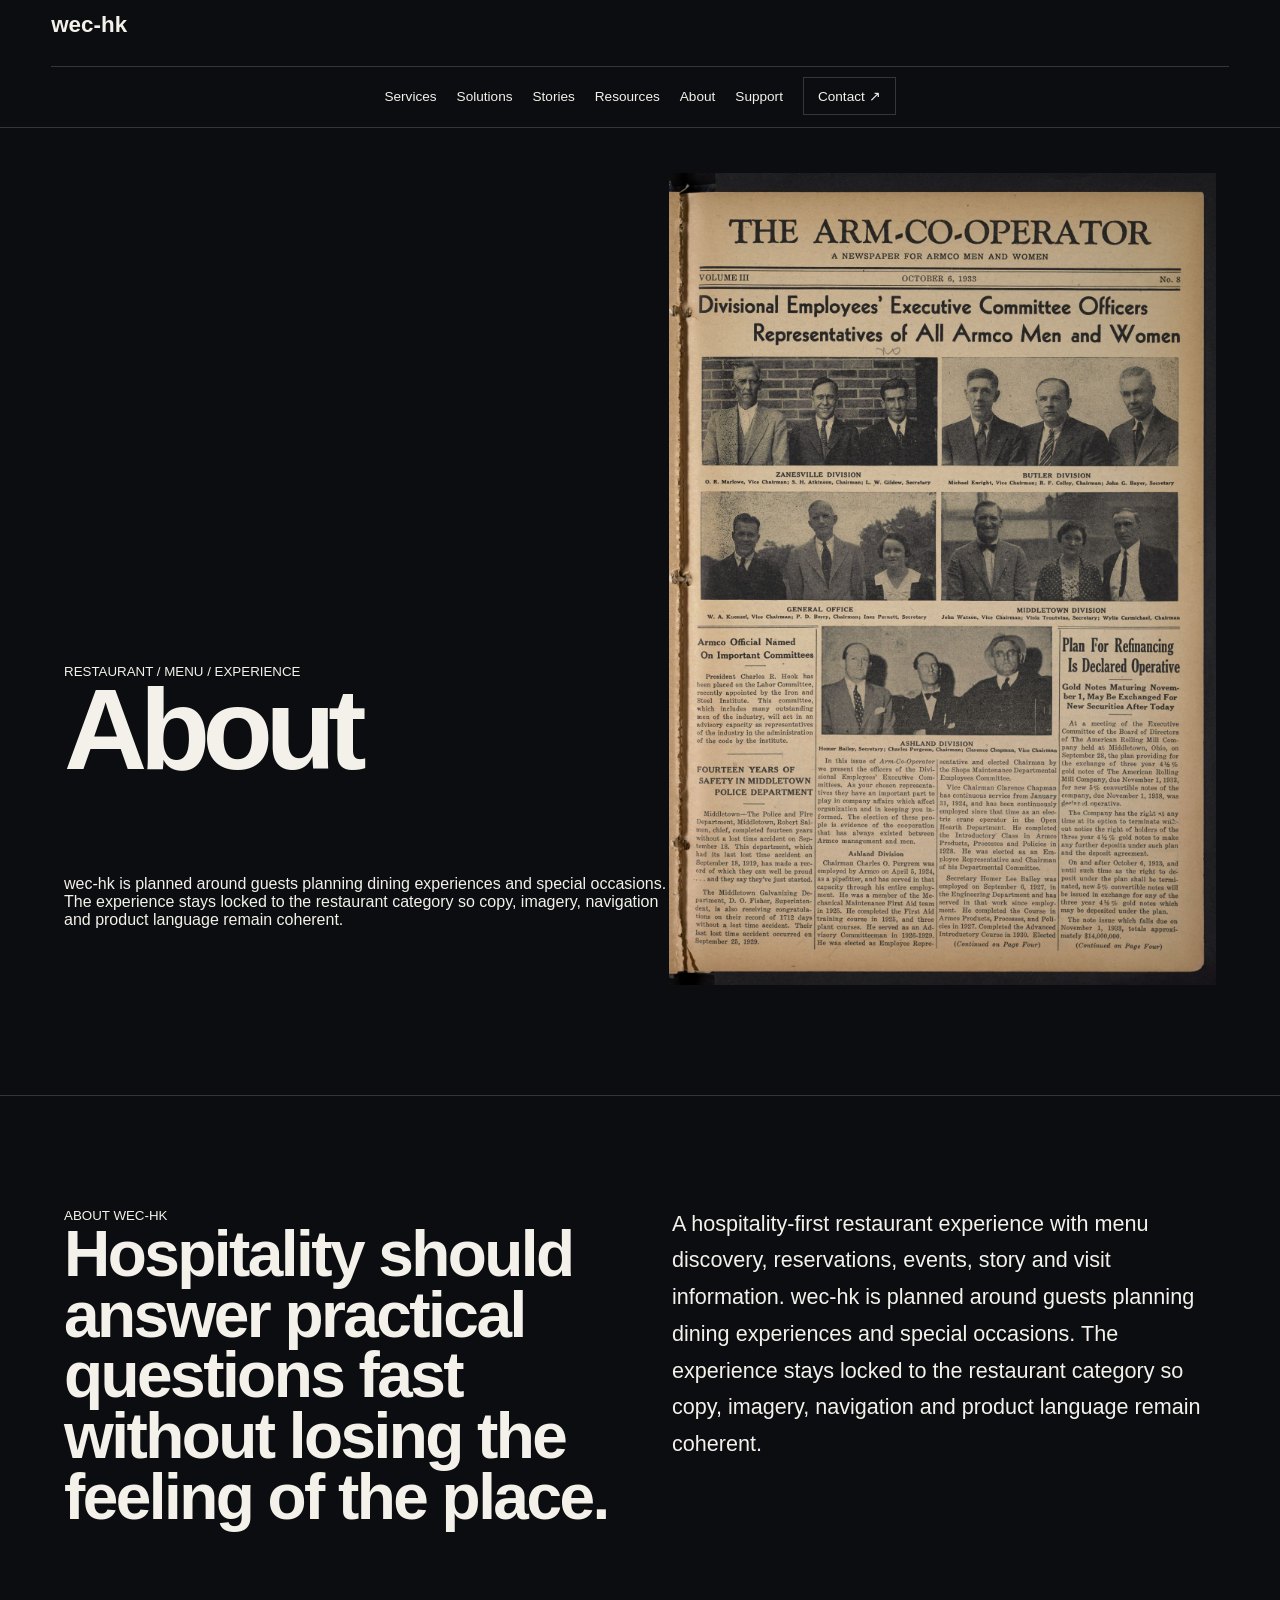
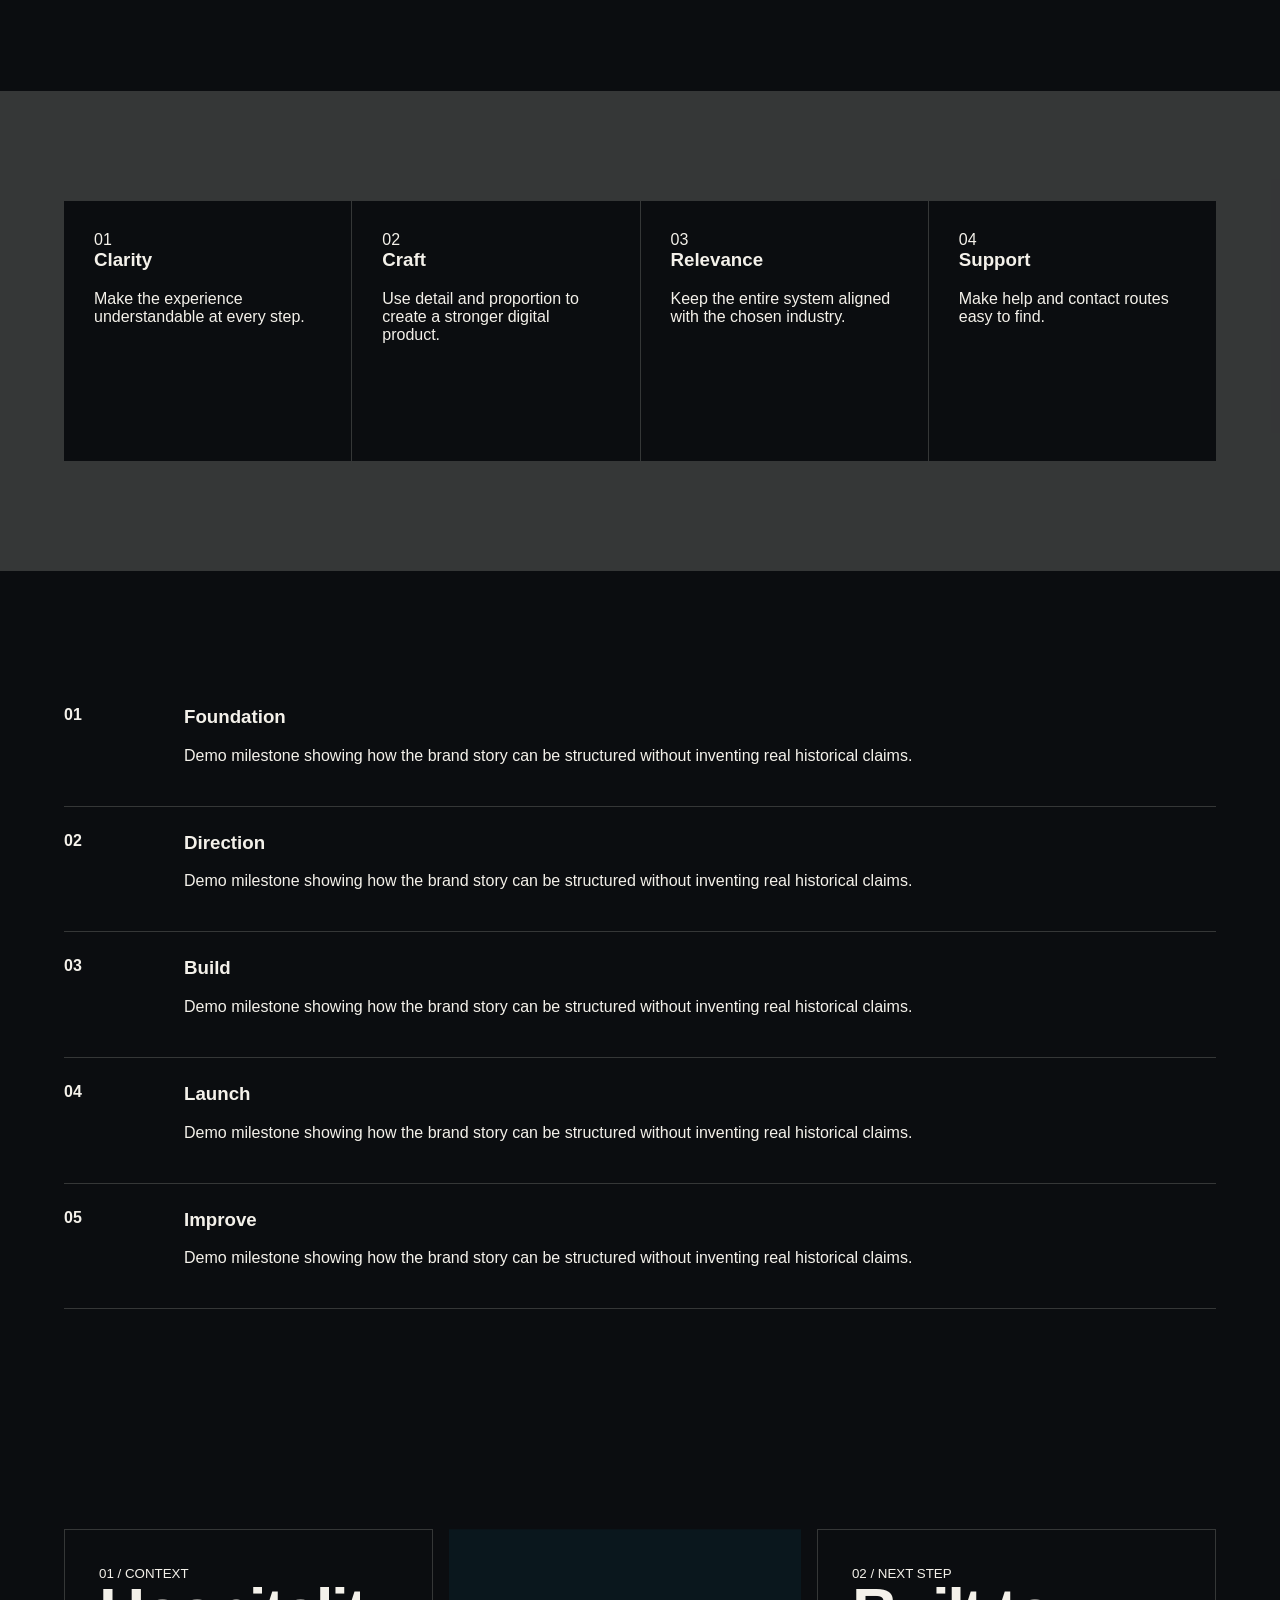
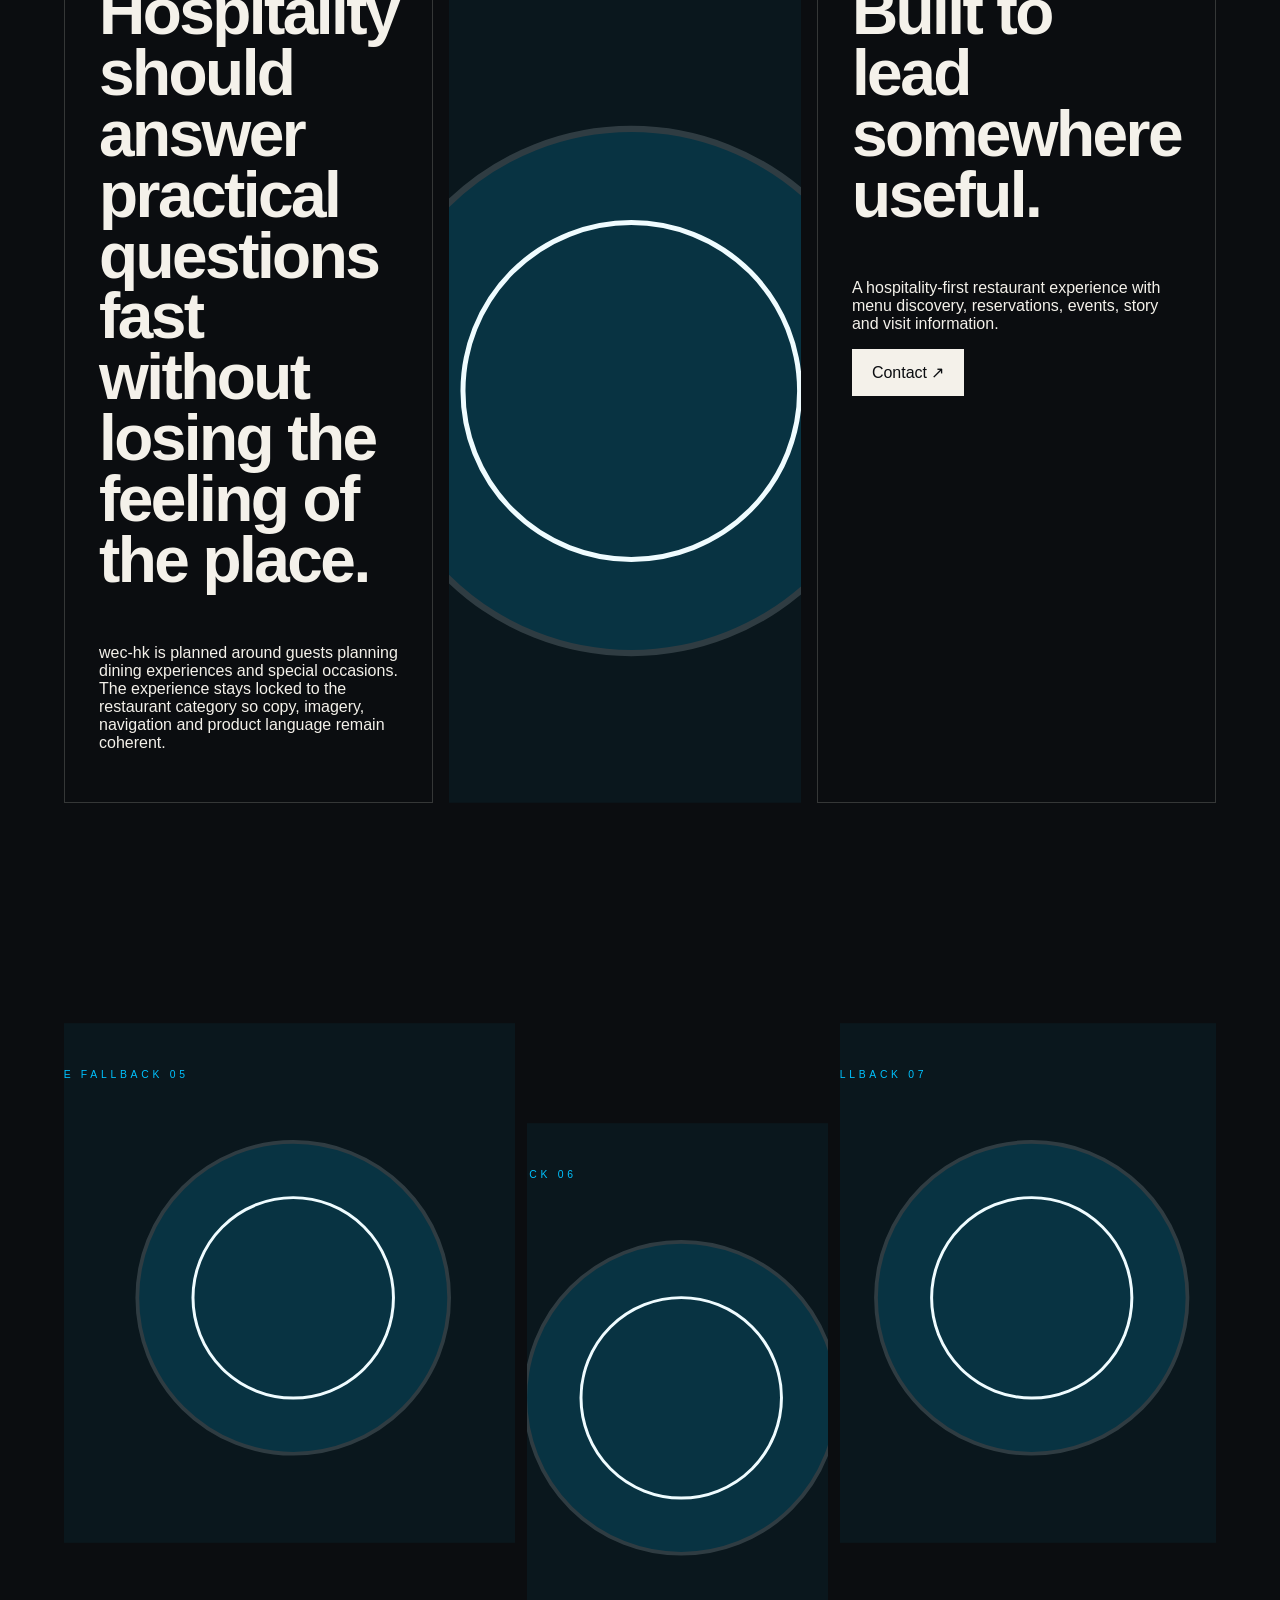
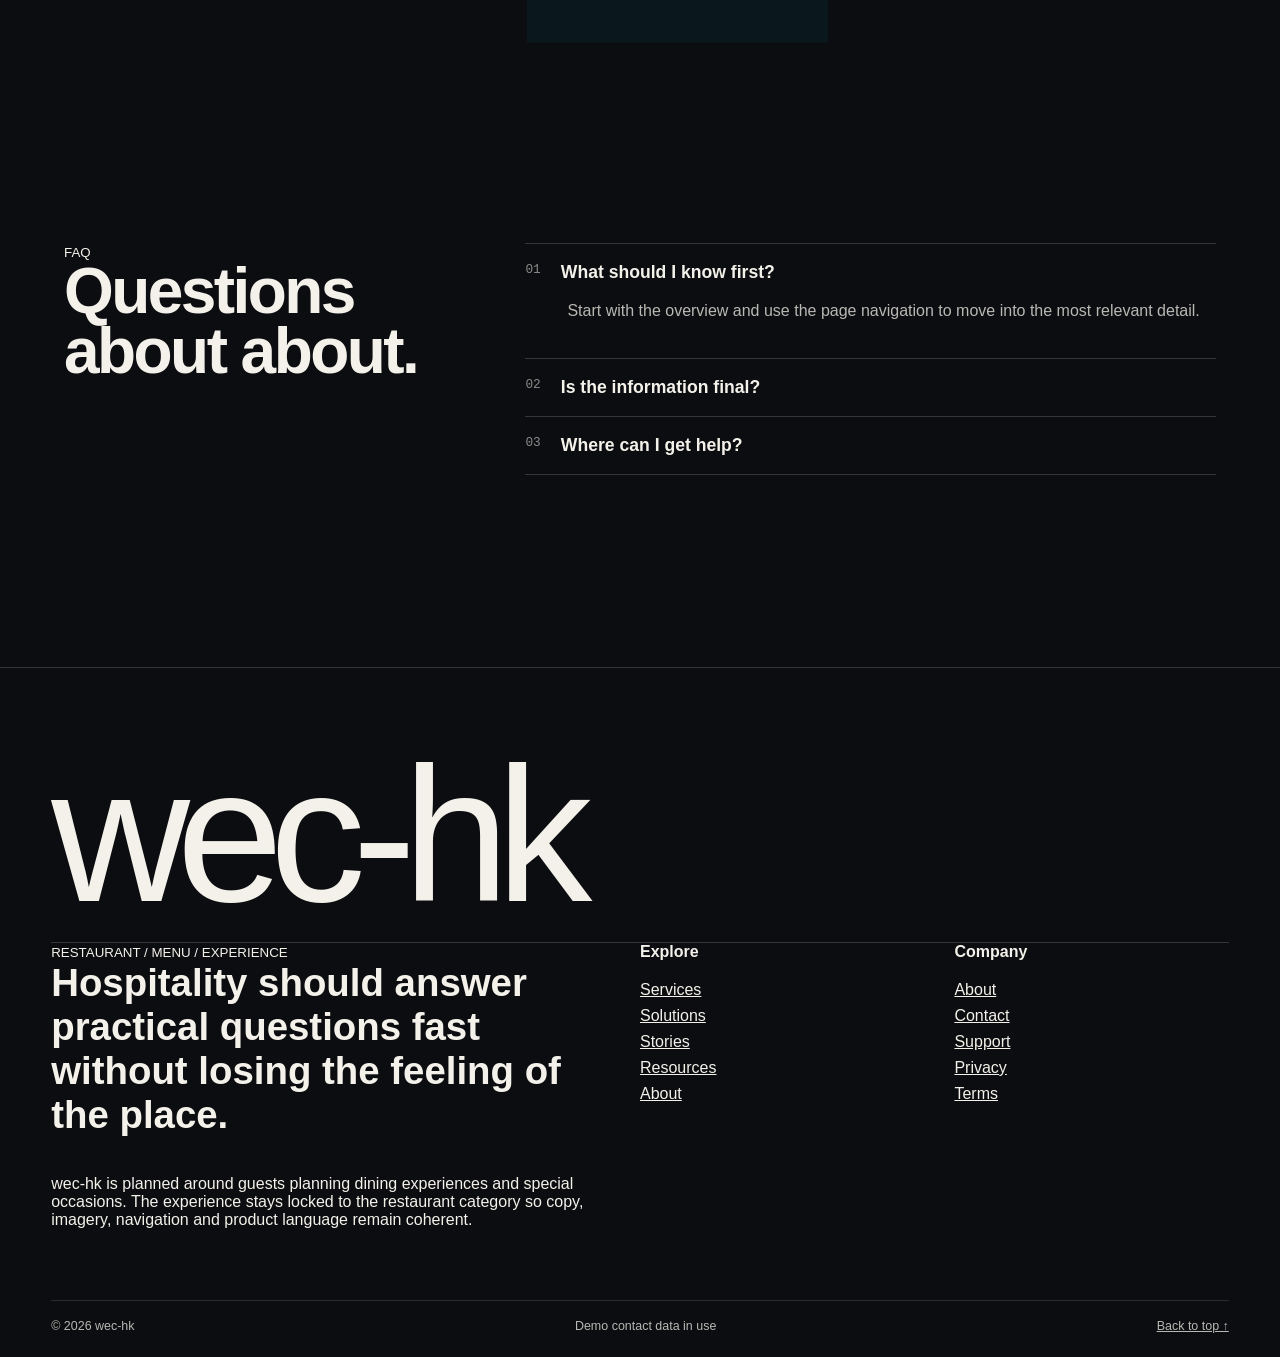
<file: about.html>
<!doctype html><html lang="en"><head>
    <meta charset="utf-8"><meta name="viewport" content="width=device-width,initial-scale=1">
    <title>About — wec-hk</title><meta name="description" content="A hospitality-first restaurant experience with menu discovery, reservations, events, story and visit information.">
    <meta name="theme-color" content="#0b0d10">
    <meta property="og:title" content="About — wec-hk"><meta property="og:description" content="A hospitality-first restaurant experience with menu discovery, reservations, events, story and visit information.">
    <meta property="og:type" content="website"><meta property="og:image" content="assets/project-preview.svg">
    <meta name="twitter:card" content="summary_large_image">
    <link rel="icon" href="assets/favicon.svg" type="image/svg+xml"><link rel="manifest" href="site.webmanifest"><link rel="stylesheet" href="assets/styles.css">
    <script defer src="assets/site.js"></script>
  </head>
    <body class="architecture-editorial-magazine type-compact-sans density-quiet">
      <header class="site-header nav-masthead">
    <a class="brand" href="index.html" aria-label="wec-hk home">wec-hk</a>
    <button class="menu-toggle" type="button" aria-expanded="false" aria-controls="primary-nav"><span>Menu</span><b>☰</b></button>
    <nav id="primary-nav"><a href="services.html">Services</a><a href="solutions.html">Solutions</a><a href="stories.html">Stories</a><a href="resources.html">Resources</a><a href="about.html">About</a><a href="support.html">Support</a><a class="nav-cta" href="contact.html">Contact ↗</a></nav>
  </header><main id="main">
        <section class="internal-hero pro-internal-hero">
          <div><small>RESTAURANT / MENU / EXPERIENCE</small><h1>About</h1><p>wec-hk is planned around guests planning dining experiences and special occasions. The experience stays locked to the restaurant category so copy, imagery, navigation and product language remain coherent.</p></div>
          <figure><img src="assets/media/media-02.jpg" alt="About hero" loading="lazy"></figure>
        </section>
        <section class="about-manifesto"><div><small>ABOUT WEC-HK</small><h2>Hospitality should answer practical questions fast without losing the feeling of the place.</h2></div><p>A hospitality-first restaurant experience with menu discovery, reservations, events, story and visit information. wec-hk is planned around guests planning dining experiences and special occasions. The experience stays locked to the restaurant category so copy, imagery, navigation and product language remain coherent.</p></section>
    <section class="values-grid"><article><span>01</span><h3>Clarity</h3><p>Make the experience understandable at every step.</p></article><article><span>02</span><h3>Craft</h3><p>Use detail and proportion to create a stronger digital product.</p></article><article><span>03</span><h3>Relevance</h3><p>Keep the entire system aligned with the chosen industry.</p></article><article><span>04</span><h3>Support</h3><p>Make help and contact routes easy to find.</p></article></section>
    <section class="about-timeline"><article><b>01</b><div><h3>Foundation</h3><p>Demo milestone showing how the brand story can be structured without inventing real historical claims.</p></div></article><article><b>02</b><div><h3>Direction</h3><p>Demo milestone showing how the brand story can be structured without inventing real historical claims.</p></div></article><article><b>03</b><div><h3>Build</h3><p>Demo milestone showing how the brand story can be structured without inventing real historical claims.</p></div></article><article><b>04</b><div><h3>Launch</h3><p>Demo milestone showing how the brand story can be structured without inventing real historical claims.</p></div></article><article><b>05</b><div><h3>Improve</h3><p>Demo milestone showing how the brand story can be structured without inventing real historical claims.</p></div></article></section><section class="internal-feature-grid">
      <article><small>01 / CONTEXT</small><h2>Hospitality should answer practical questions fast without losing the feeling of the place.</h2><p>wec-hk is planned around guests planning dining experiences and special occasions. The experience stays locked to the restaurant category so copy, imagery, navigation and product language remain coherent.</p></article>
      <figure><img src="assets/fallback/fallback-03.svg" alt="about visual" loading="lazy"></figure>
      <article><small>02 / NEXT STEP</small><h2>Built to lead somewhere useful.</h2><p>A hospitality-first restaurant experience with menu discovery, reservations, events, story and visit information.</p><a class="button" href="contact.html">Contact ↗</a></article>
    </section>
    <section class="internal-gallery"><figure><img src="assets/fallback/fallback-05.svg" alt="about gallery 1" loading="lazy"></figure><figure><img src="assets/fallback/fallback-06.svg" alt="about gallery 2" loading="lazy"></figure><figure><img src="assets/fallback/fallback-07.svg" alt="about gallery 3" loading="lazy"></figure></section>
    <section class="pro-faq internal-faq"><div class="section-heading"><small>FAQ</small><h2>Questions about about.</h2></div><div class="faq-list"><details open><summary><span>01</span>What should I know first?</summary><p>Start with the overview and use the page navigation to move into the most relevant detail.</p></details><details ><summary><span>02</span>Is the information final?</summary><p>Business-specific claims and demo data should be verified before production launch.</p></details><details ><summary><span>03</span>Where can I get help?</summary><p>Use the dedicated support and contact routes generated with the website.</p></details></div></section>
      </main><footer class="site-footer pro-footer">
    <div class="footer-title">wec-hk</div>
    <div class="footer-grid">
      <div><small>RESTAURANT / MENU / EXPERIENCE</small><h3>Hospitality should answer practical questions fast without losing the feeling of the place.</h3><p>wec-hk is planned around guests planning dining experiences and special occasions. The experience stays locked to the restaurant category so copy, imagery, navigation and product language remain coherent.</p></div>
      <nav><strong>Explore</strong><a href="services.html">Services</a><a href="solutions.html">Solutions</a><a href="stories.html">Stories</a><a href="resources.html">Resources</a><a href="about.html">About</a></nav>
      <nav><strong>Company</strong><a href="about.html">About</a><a href="contact.html">Contact</a><a href="support.html">Support</a><a href="privacy.html">Privacy</a><a href="terms.html">Terms</a></nav>
    </div>
    <div class="footer-bottom"><span>© 2026 wec-hk</span><span>Demo contact data in use</span><a href="#main">Back to top ↑</a></div>
  </footer>
    </body></html>
</file>
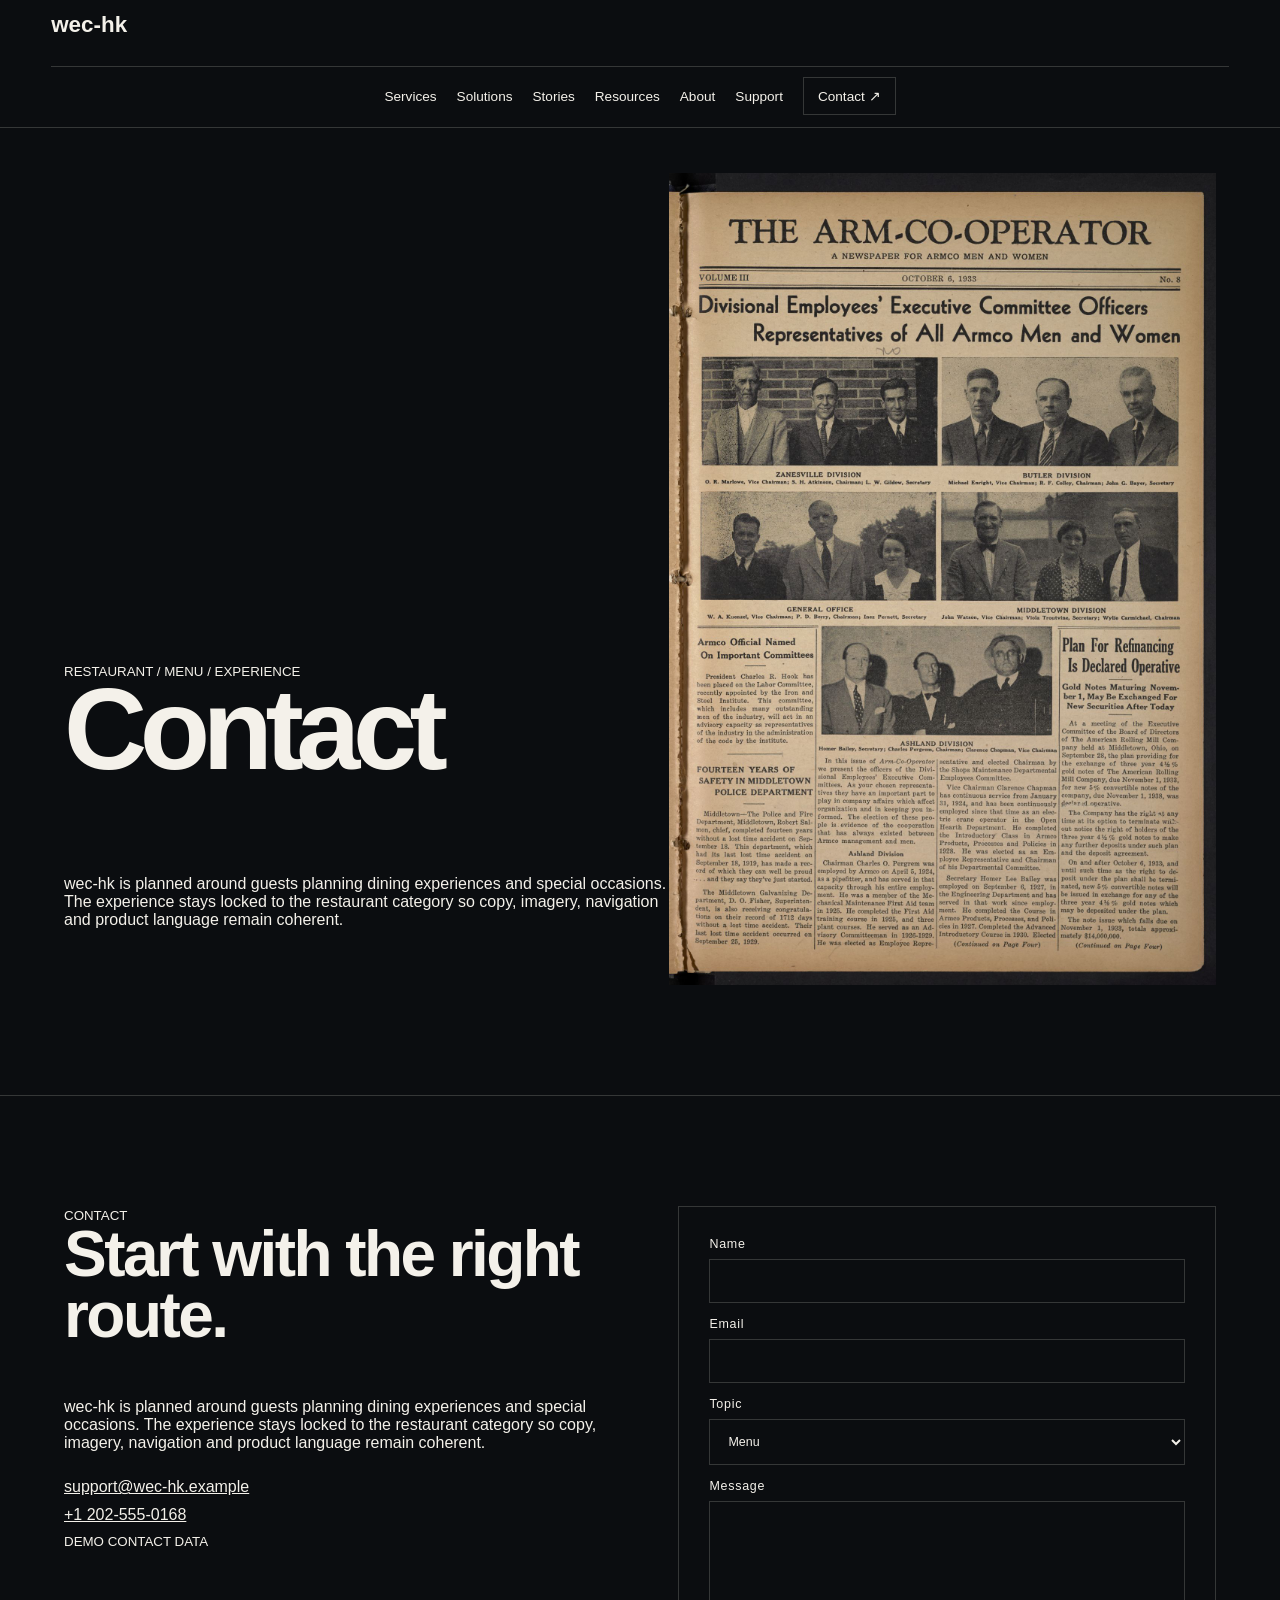
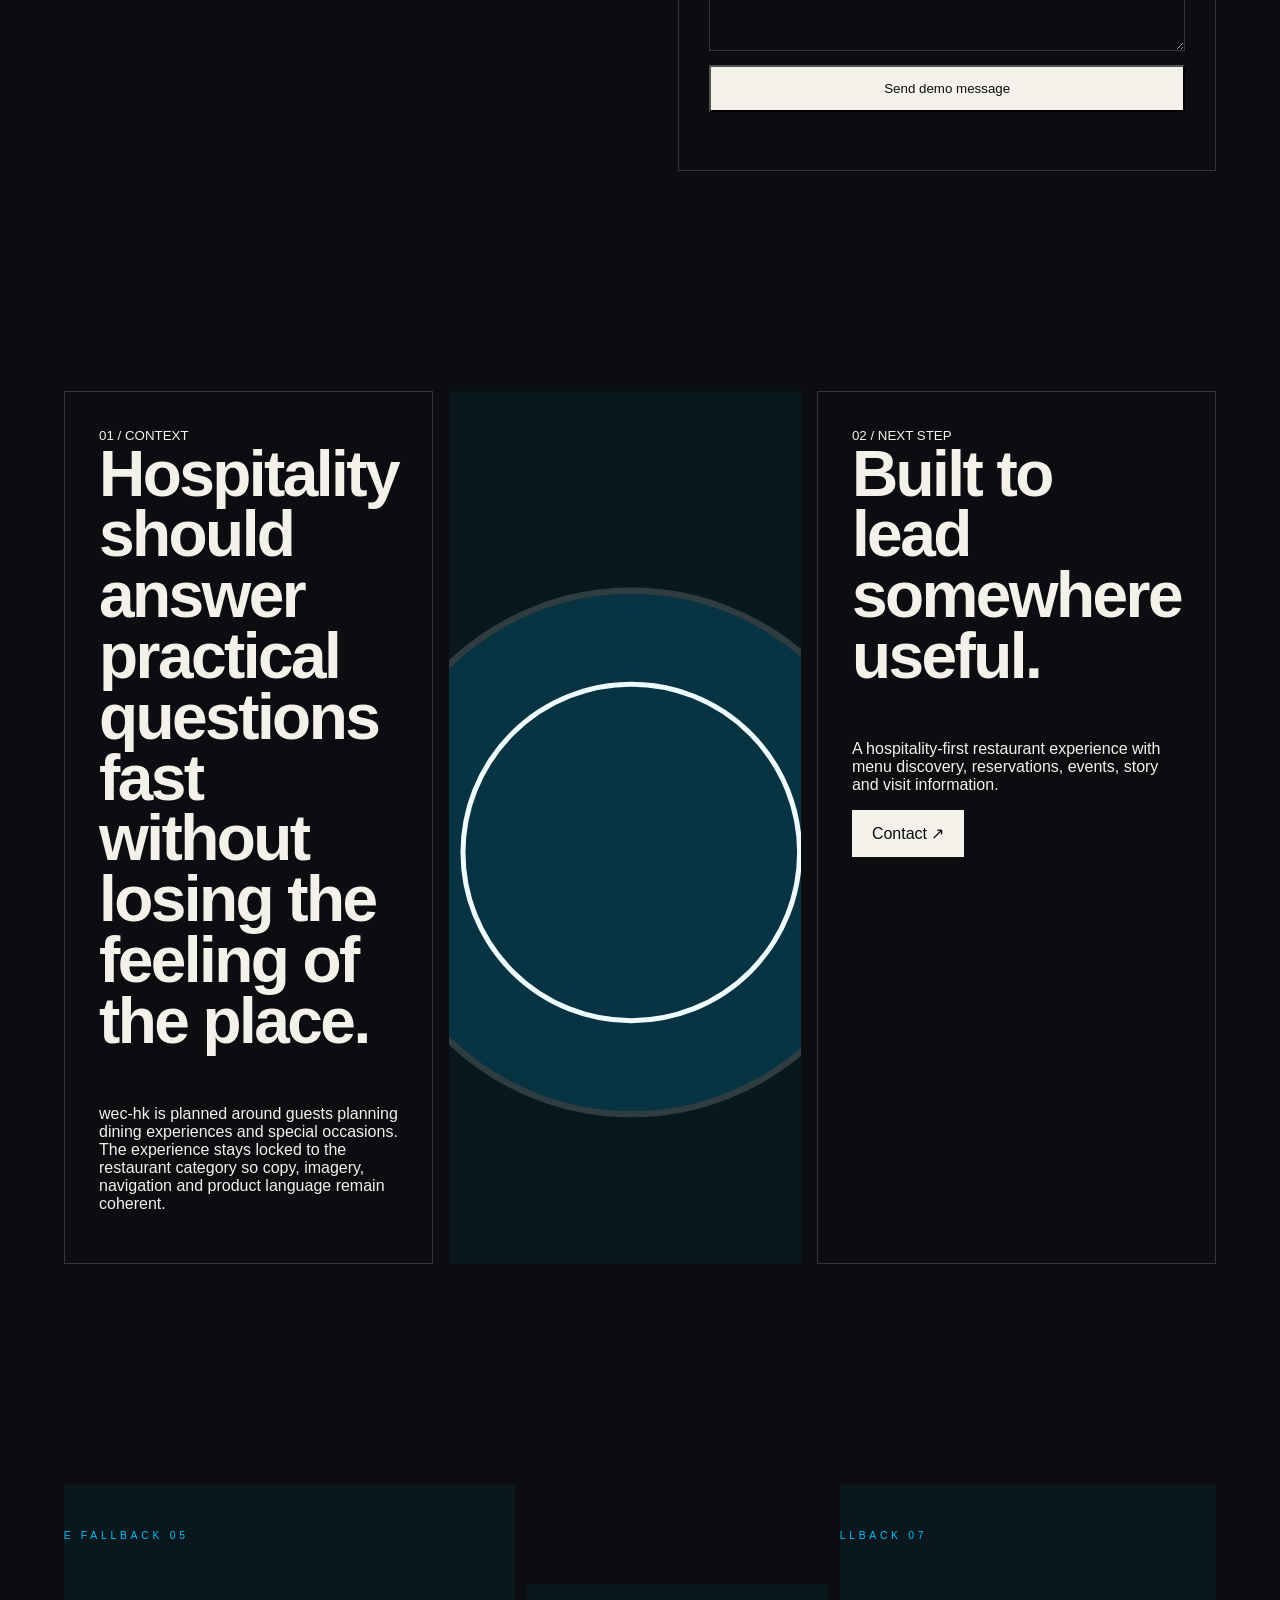
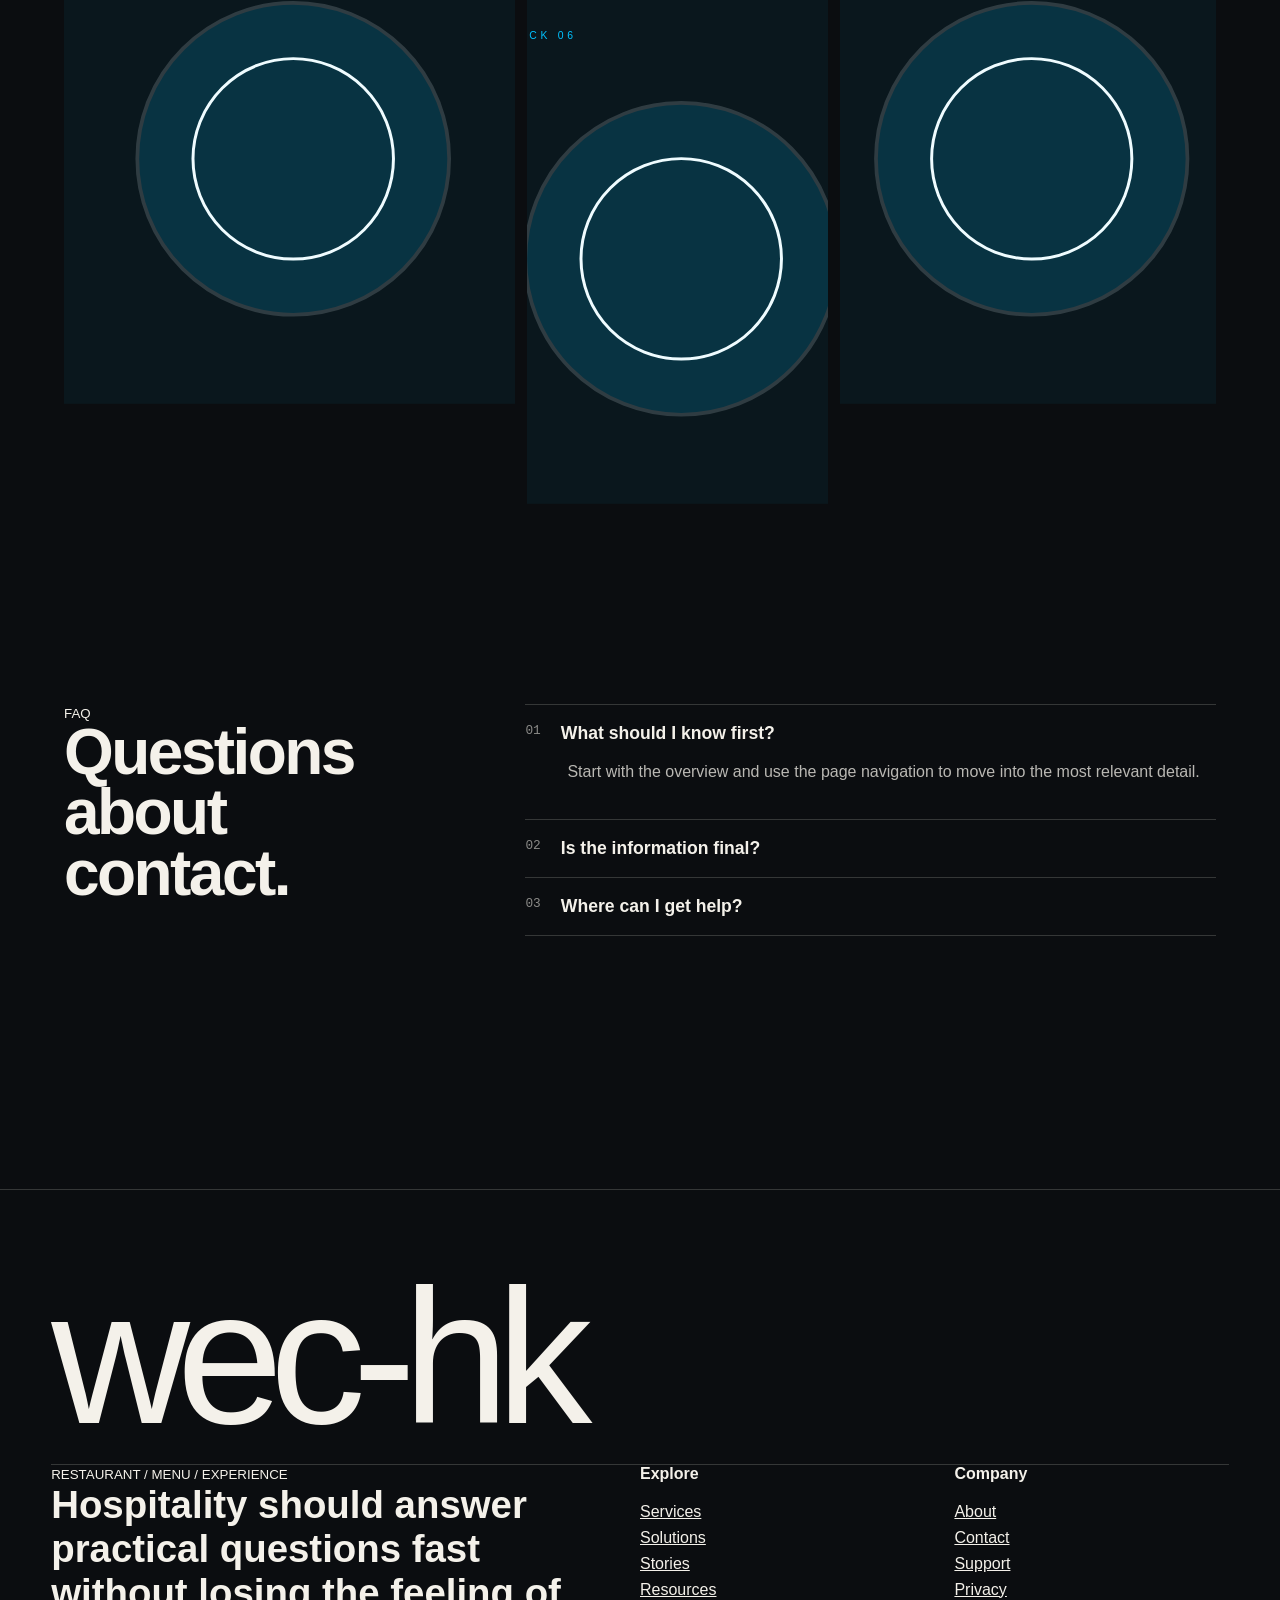
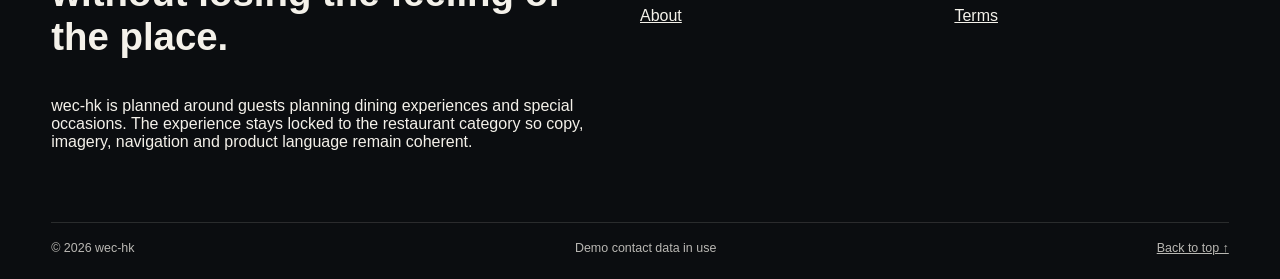
<file: contact.html>
<!doctype html><html lang="en"><head>
    <meta charset="utf-8"><meta name="viewport" content="width=device-width,initial-scale=1">
    <title>Contact — wec-hk</title><meta name="description" content="A hospitality-first restaurant experience with menu discovery, reservations, events, story and visit information.">
    <meta name="theme-color" content="#0b0d10">
    <meta property="og:title" content="Contact — wec-hk"><meta property="og:description" content="A hospitality-first restaurant experience with menu discovery, reservations, events, story and visit information.">
    <meta property="og:type" content="website"><meta property="og:image" content="assets/project-preview.svg">
    <meta name="twitter:card" content="summary_large_image">
    <link rel="icon" href="assets/favicon.svg" type="image/svg+xml"><link rel="manifest" href="site.webmanifest"><link rel="stylesheet" href="assets/styles.css">
    <script defer src="assets/site.js"></script>
  </head>
    <body class="architecture-editorial-magazine type-compact-sans density-quiet">
      <header class="site-header nav-masthead">
    <a class="brand" href="index.html" aria-label="wec-hk home">wec-hk</a>
    <button class="menu-toggle" type="button" aria-expanded="false" aria-controls="primary-nav"><span>Menu</span><b>☰</b></button>
    <nav id="primary-nav"><a href="services.html">Services</a><a href="solutions.html">Solutions</a><a href="stories.html">Stories</a><a href="resources.html">Resources</a><a href="about.html">About</a><a href="support.html">Support</a><a class="nav-cta" href="contact.html">Contact ↗</a></nav>
  </header><main id="main">
        <section class="internal-hero pro-internal-hero">
          <div><small>RESTAURANT / MENU / EXPERIENCE</small><h1>Contact</h1><p>wec-hk is planned around guests planning dining experiences and special occasions. The experience stays locked to the restaurant category so copy, imagery, navigation and product language remain coherent.</p></div>
          <figure><img src="assets/media/media-02.jpg" alt="Contact hero" loading="lazy"></figure>
        </section>
        <section class="contact-layout-pro"><div><small>CONTACT</small><h2>Start with the right route.</h2><p>wec-hk is planned around guests planning dining experiences and special occasions. The experience stays locked to the restaurant category so copy, imagery, navigation and product language remain coherent.</p><div class="contact-direct"><a href="mailto:support@wec-hk.example">support@wec-hk.example</a><a href="tel:+1 202-555-0168">+1 202-555-0168</a><small>DEMO CONTACT DATA</small></div></div>
    <form class="demo-form" data-demo-form><label>Name<input name="name" required></label><label>Email<input name="email" type="email" required></label><label>Topic<select name="topic"><option>Menu</option><option>Reservations</option><option>Private Dining</option><option>Events</option><option>Drinks</option><option>Visit</option></select></label><label>Message<textarea name="message" required></textarea></label><button class="button" type="submit">Send demo message</button><p class="form-status" aria-live="polite"></p></form></section><section class="internal-feature-grid">
      <article><small>01 / CONTEXT</small><h2>Hospitality should answer practical questions fast without losing the feeling of the place.</h2><p>wec-hk is planned around guests planning dining experiences and special occasions. The experience stays locked to the restaurant category so copy, imagery, navigation and product language remain coherent.</p></article>
      <figure><img src="assets/fallback/fallback-03.svg" alt="contact visual" loading="lazy"></figure>
      <article><small>02 / NEXT STEP</small><h2>Built to lead somewhere useful.</h2><p>A hospitality-first restaurant experience with menu discovery, reservations, events, story and visit information.</p><a class="button" href="contact.html">Contact ↗</a></article>
    </section>
    <section class="internal-gallery"><figure><img src="assets/fallback/fallback-05.svg" alt="contact gallery 1" loading="lazy"></figure><figure><img src="assets/fallback/fallback-06.svg" alt="contact gallery 2" loading="lazy"></figure><figure><img src="assets/fallback/fallback-07.svg" alt="contact gallery 3" loading="lazy"></figure></section>
    <section class="pro-faq internal-faq"><div class="section-heading"><small>FAQ</small><h2>Questions about contact.</h2></div><div class="faq-list"><details open><summary><span>01</span>What should I know first?</summary><p>Start with the overview and use the page navigation to move into the most relevant detail.</p></details><details ><summary><span>02</span>Is the information final?</summary><p>Business-specific claims and demo data should be verified before production launch.</p></details><details ><summary><span>03</span>Where can I get help?</summary><p>Use the dedicated support and contact routes generated with the website.</p></details></div></section>
      </main><footer class="site-footer pro-footer">
    <div class="footer-title">wec-hk</div>
    <div class="footer-grid">
      <div><small>RESTAURANT / MENU / EXPERIENCE</small><h3>Hospitality should answer practical questions fast without losing the feeling of the place.</h3><p>wec-hk is planned around guests planning dining experiences and special occasions. The experience stays locked to the restaurant category so copy, imagery, navigation and product language remain coherent.</p></div>
      <nav><strong>Explore</strong><a href="services.html">Services</a><a href="solutions.html">Solutions</a><a href="stories.html">Stories</a><a href="resources.html">Resources</a><a href="about.html">About</a></nav>
      <nav><strong>Company</strong><a href="about.html">About</a><a href="contact.html">Contact</a><a href="support.html">Support</a><a href="privacy.html">Privacy</a><a href="terms.html">Terms</a></nav>
    </div>
    <div class="footer-bottom"><span>© 2026 wec-hk</span><span>Demo contact data in use</span><a href="#main">Back to top ↑</a></div>
  </footer>
    </body></html>
</file>
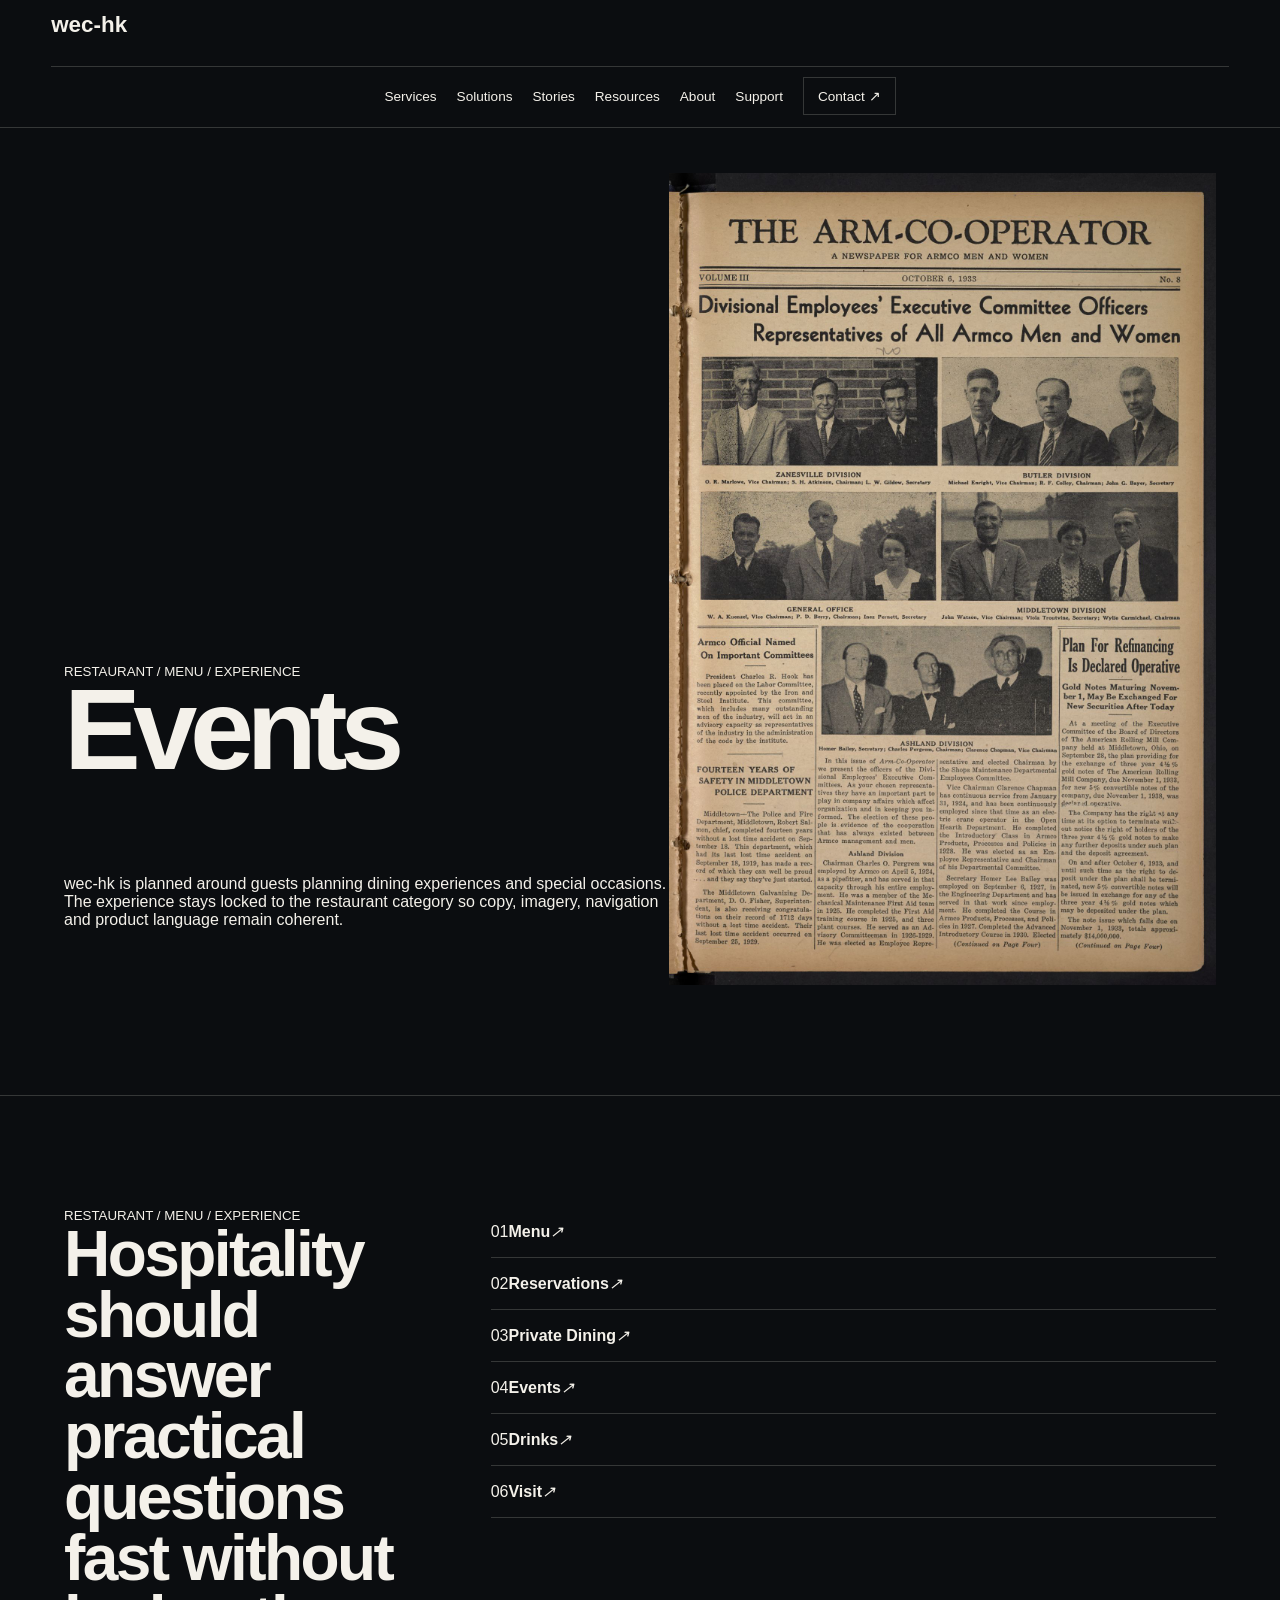
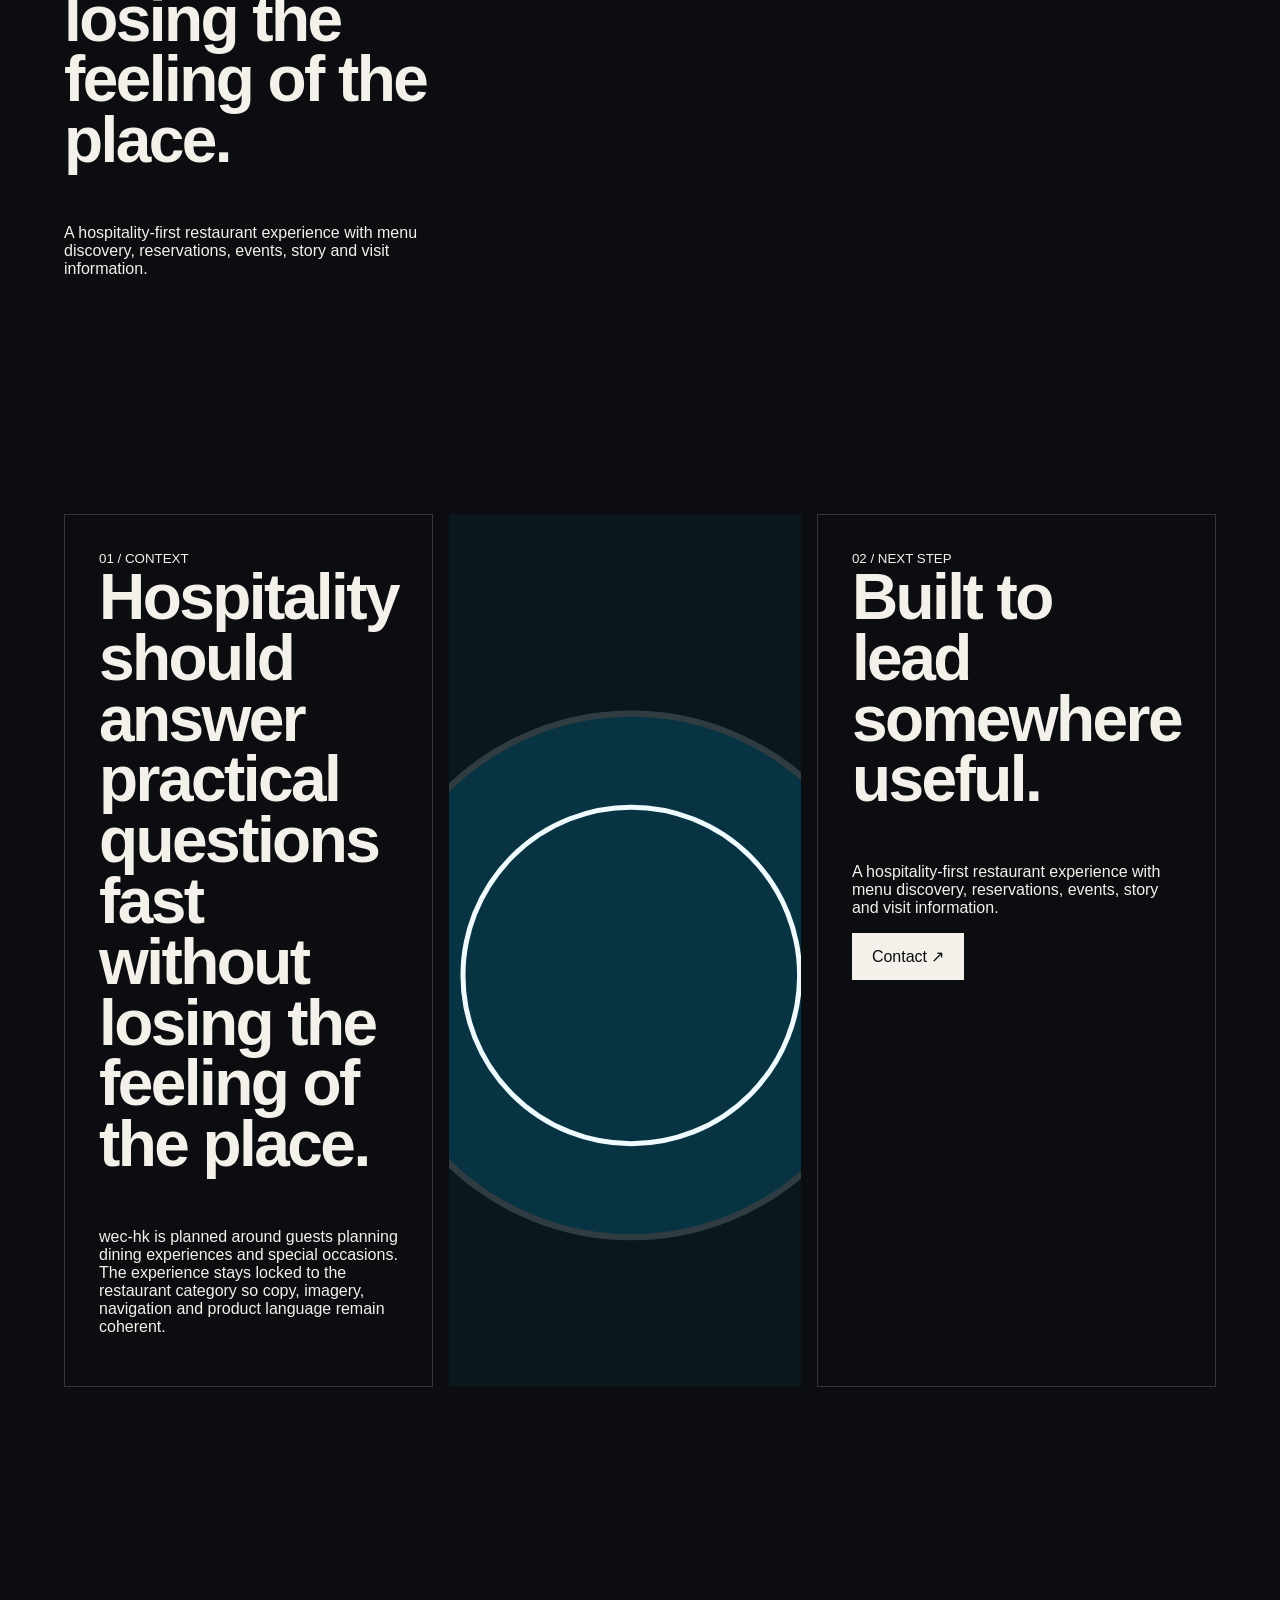
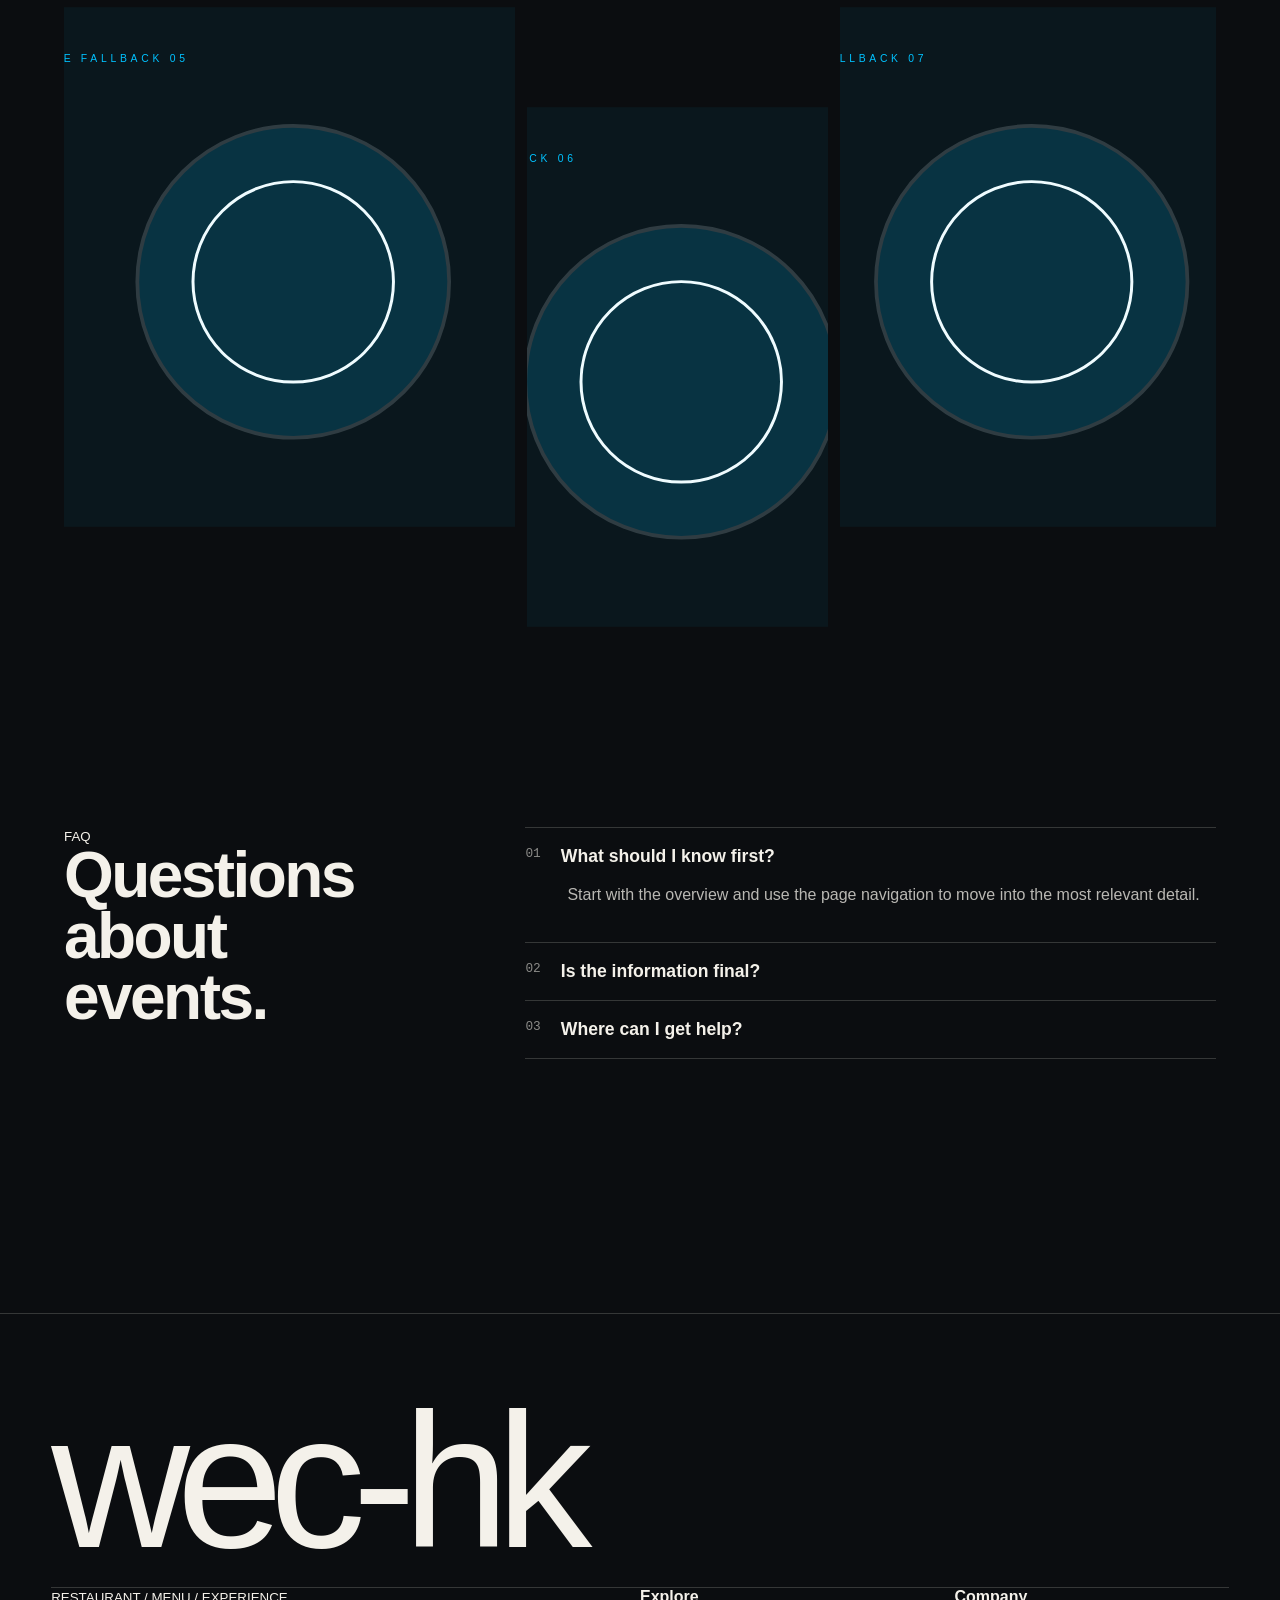
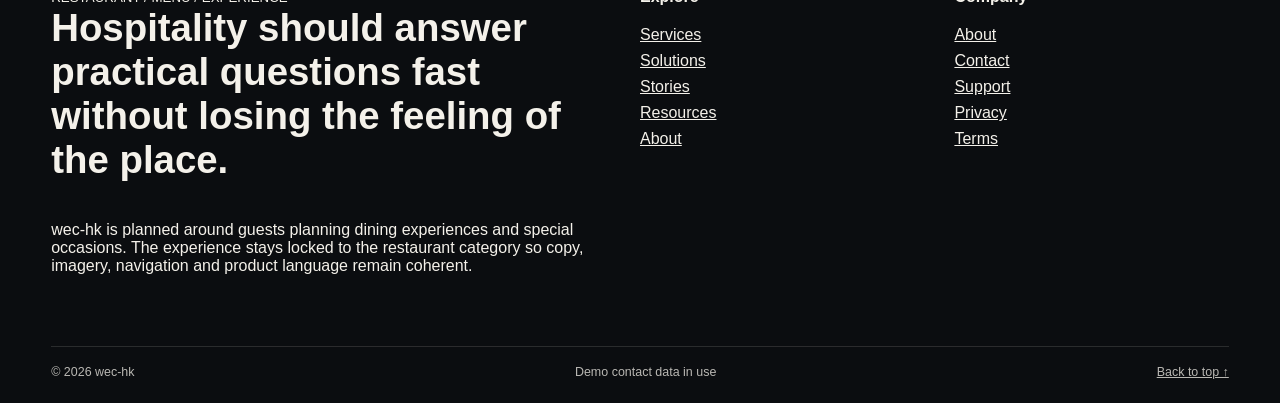
<file: events.html>
<!doctype html><html lang="en"><head>
    <meta charset="utf-8"><meta name="viewport" content="width=device-width,initial-scale=1">
    <title>Events — wec-hk</title><meta name="description" content="A hospitality-first restaurant experience with menu discovery, reservations, events, story and visit information.">
    <meta name="theme-color" content="#0b0d10">
    <meta property="og:title" content="Events — wec-hk"><meta property="og:description" content="A hospitality-first restaurant experience with menu discovery, reservations, events, story and visit information.">
    <meta property="og:type" content="website"><meta property="og:image" content="assets/project-preview.svg">
    <meta name="twitter:card" content="summary_large_image">
    <link rel="icon" href="assets/favicon.svg" type="image/svg+xml"><link rel="manifest" href="site.webmanifest"><link rel="stylesheet" href="assets/styles.css">
    <script defer src="assets/site.js"></script>
  </head>
    <body class="architecture-editorial-magazine type-compact-sans density-quiet">
      <header class="site-header nav-masthead">
    <a class="brand" href="index.html" aria-label="wec-hk home">wec-hk</a>
    <button class="menu-toggle" type="button" aria-expanded="false" aria-controls="primary-nav"><span>Menu</span><b>☰</b></button>
    <nav id="primary-nav"><a href="services.html">Services</a><a href="solutions.html">Solutions</a><a href="stories.html">Stories</a><a href="resources.html">Resources</a><a href="about.html">About</a><a href="support.html">Support</a><a class="nav-cta" href="contact.html">Contact ↗</a></nav>
  </header><main id="main">
        <section class="internal-hero pro-internal-hero">
          <div><small>RESTAURANT / MENU / EXPERIENCE</small><h1>Events</h1><p>wec-hk is planned around guests planning dining experiences and special occasions. The experience stays locked to the restaurant category so copy, imagery, navigation and product language remain coherent.</p></div>
          <figure><img src="assets/media/media-02.jpg" alt="Events hero" loading="lazy"></figure>
        </section>
        <section class="internal-body"><div><small>RESTAURANT / MENU / EXPERIENCE</small><h2>Hospitality should answer practical questions fast without losing the feeling of the place.</h2><p>A hospitality-first restaurant experience with menu discovery, reservations, events, story and visit information.</p></div><div class="internal-list"><a href="#"><span>01</span><strong>Menu</strong><i>↗</i></a><a href="#"><span>02</span><strong>Reservations</strong><i>↗</i></a><a href="#"><span>03</span><strong>Private Dining</strong><i>↗</i></a><a href="#"><span>04</span><strong>Events</strong><i>↗</i></a><a href="#"><span>05</span><strong>Drinks</strong><i>↗</i></a><a href="#"><span>06</span><strong>Visit</strong><i>↗</i></a></div></section><section class="internal-feature-grid">
      <article><small>01 / CONTEXT</small><h2>Hospitality should answer practical questions fast without losing the feeling of the place.</h2><p>wec-hk is planned around guests planning dining experiences and special occasions. The experience stays locked to the restaurant category so copy, imagery, navigation and product language remain coherent.</p></article>
      <figure><img src="assets/fallback/fallback-03.svg" alt="events visual" loading="lazy"></figure>
      <article><small>02 / NEXT STEP</small><h2>Built to lead somewhere useful.</h2><p>A hospitality-first restaurant experience with menu discovery, reservations, events, story and visit information.</p><a class="button" href="contact.html">Contact ↗</a></article>
    </section>
    <section class="internal-gallery"><figure><img src="assets/fallback/fallback-05.svg" alt="events gallery 1" loading="lazy"></figure><figure><img src="assets/fallback/fallback-06.svg" alt="events gallery 2" loading="lazy"></figure><figure><img src="assets/fallback/fallback-07.svg" alt="events gallery 3" loading="lazy"></figure></section>
    <section class="pro-faq internal-faq"><div class="section-heading"><small>FAQ</small><h2>Questions about events.</h2></div><div class="faq-list"><details open><summary><span>01</span>What should I know first?</summary><p>Start with the overview and use the page navigation to move into the most relevant detail.</p></details><details ><summary><span>02</span>Is the information final?</summary><p>Business-specific claims and demo data should be verified before production launch.</p></details><details ><summary><span>03</span>Where can I get help?</summary><p>Use the dedicated support and contact routes generated with the website.</p></details></div></section>
      </main><footer class="site-footer pro-footer">
    <div class="footer-title">wec-hk</div>
    <div class="footer-grid">
      <div><small>RESTAURANT / MENU / EXPERIENCE</small><h3>Hospitality should answer practical questions fast without losing the feeling of the place.</h3><p>wec-hk is planned around guests planning dining experiences and special occasions. The experience stays locked to the restaurant category so copy, imagery, navigation and product language remain coherent.</p></div>
      <nav><strong>Explore</strong><a href="services.html">Services</a><a href="solutions.html">Solutions</a><a href="stories.html">Stories</a><a href="resources.html">Resources</a><a href="about.html">About</a></nav>
      <nav><strong>Company</strong><a href="about.html">About</a><a href="contact.html">Contact</a><a href="support.html">Support</a><a href="privacy.html">Privacy</a><a href="terms.html">Terms</a></nav>
    </div>
    <div class="footer-bottom"><span>© 2026 wec-hk</span><span>Demo contact data in use</span><a href="#main">Back to top ↑</a></div>
  </footer>
    </body></html>
</file>
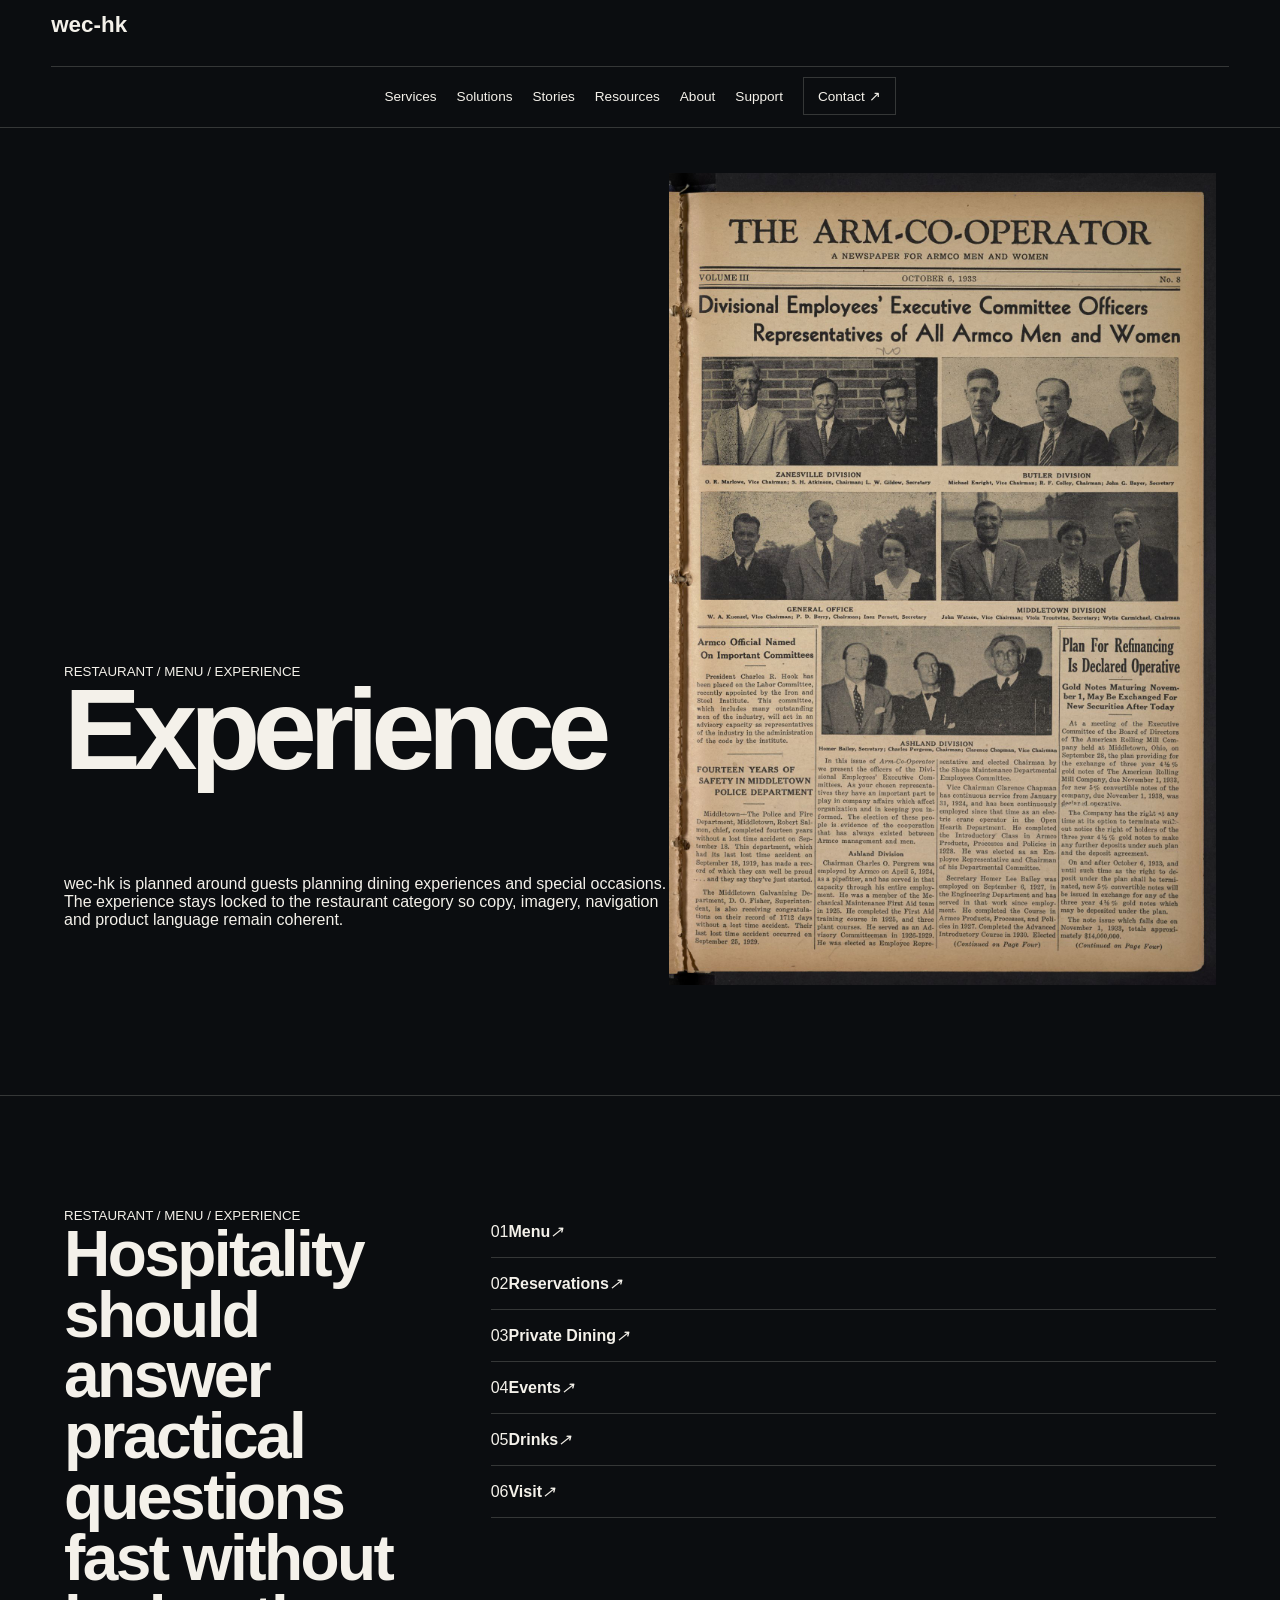
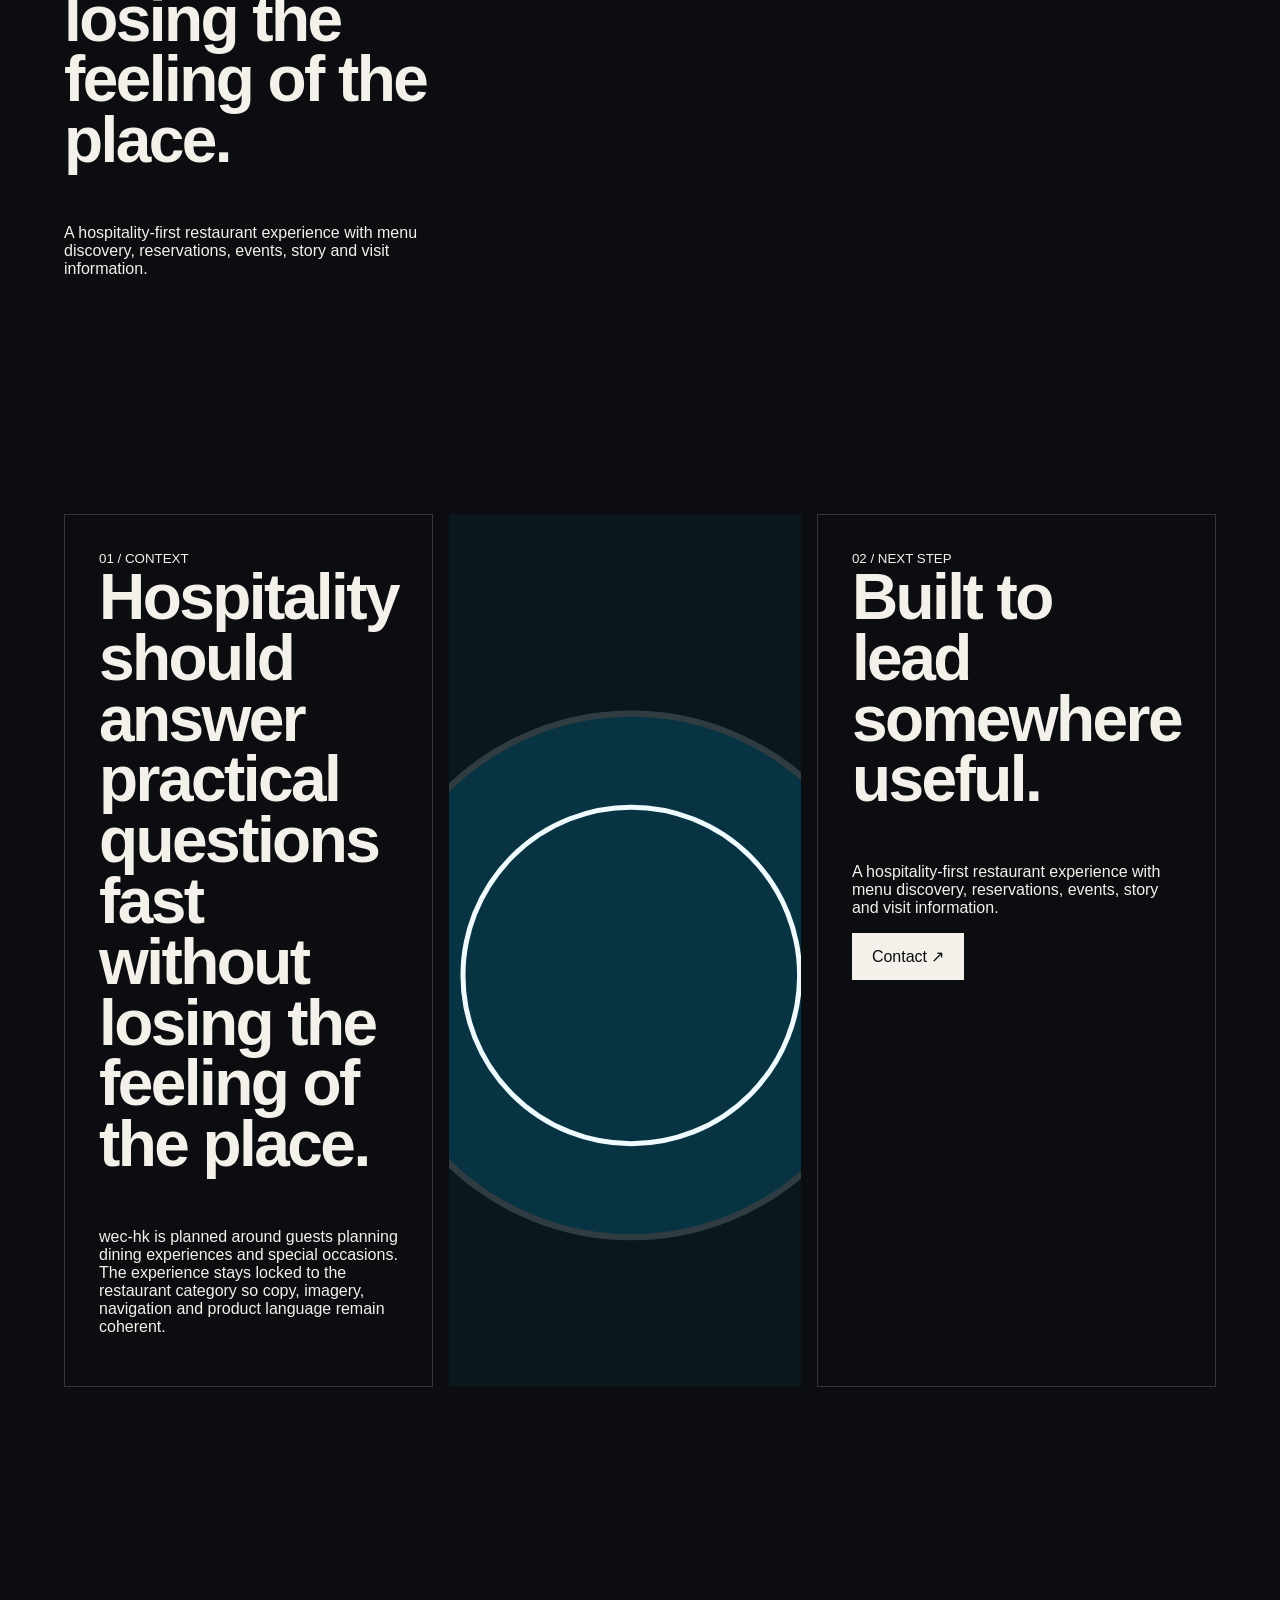
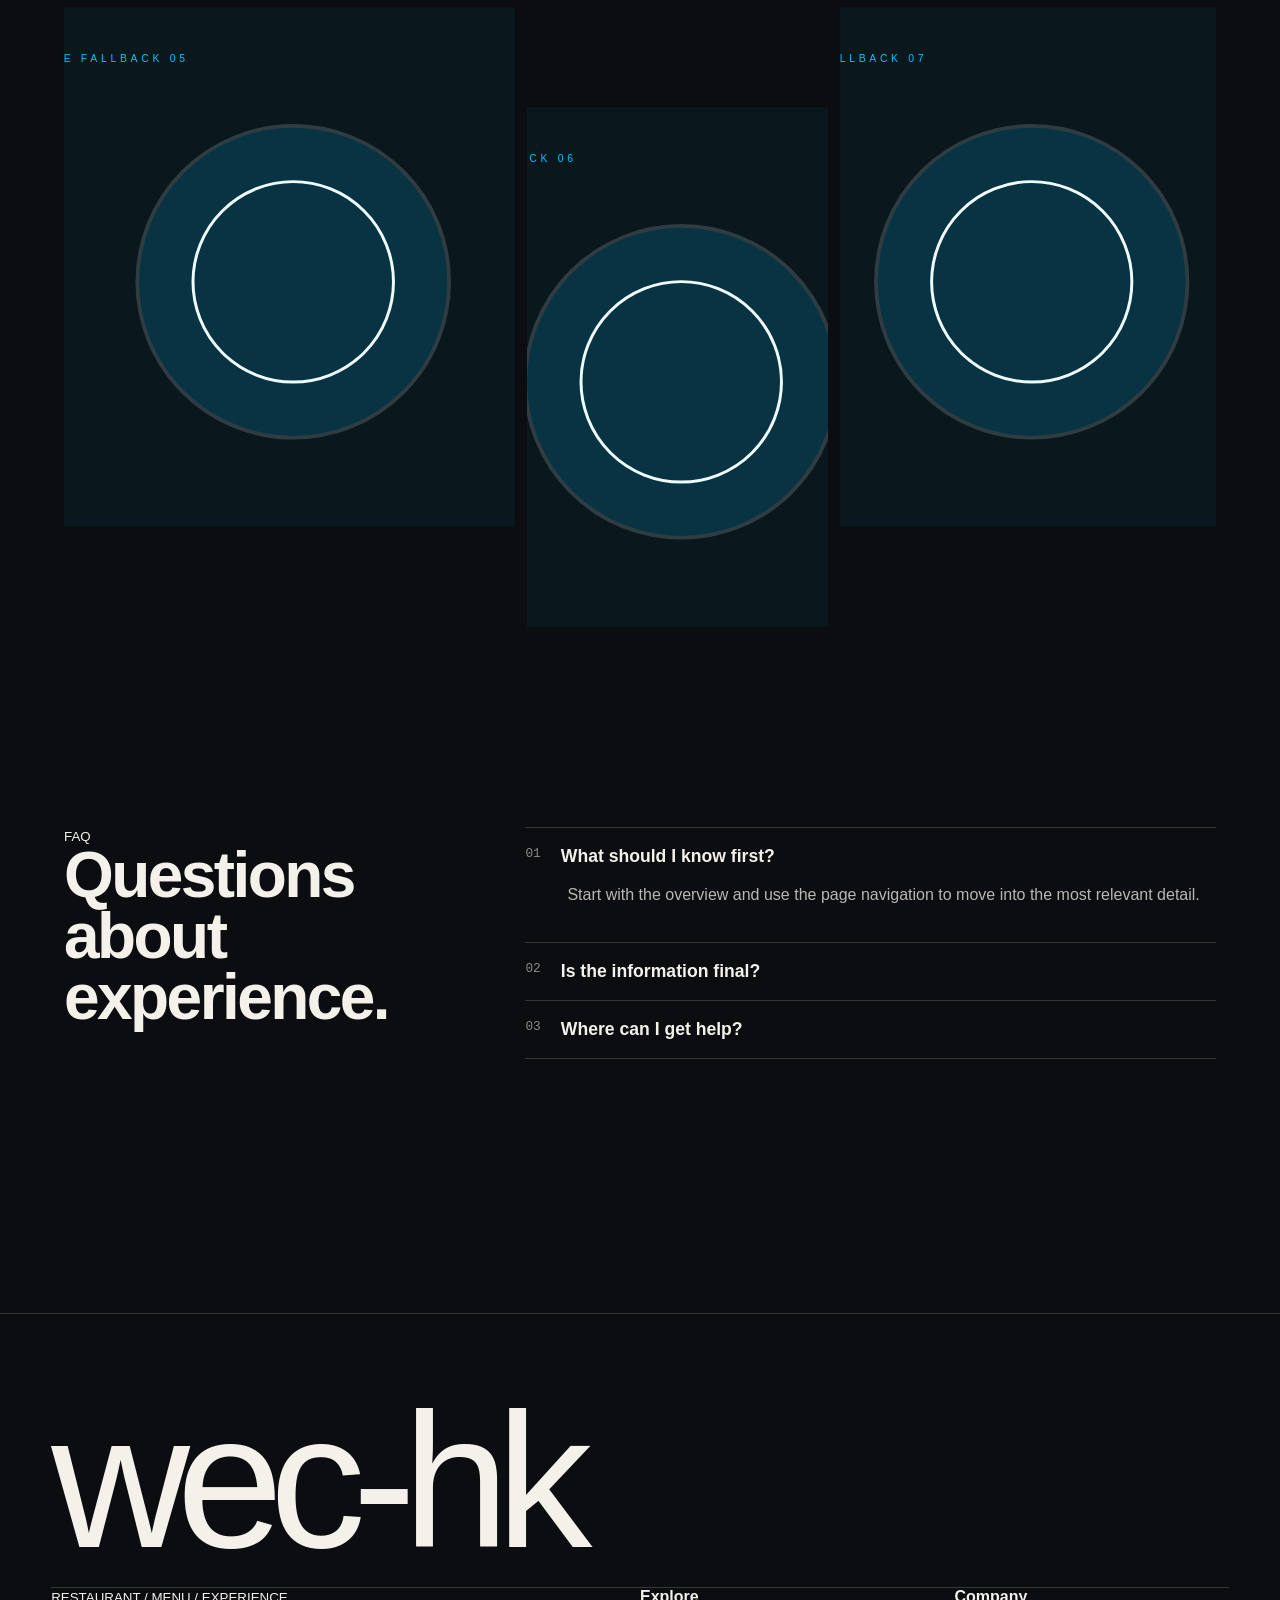
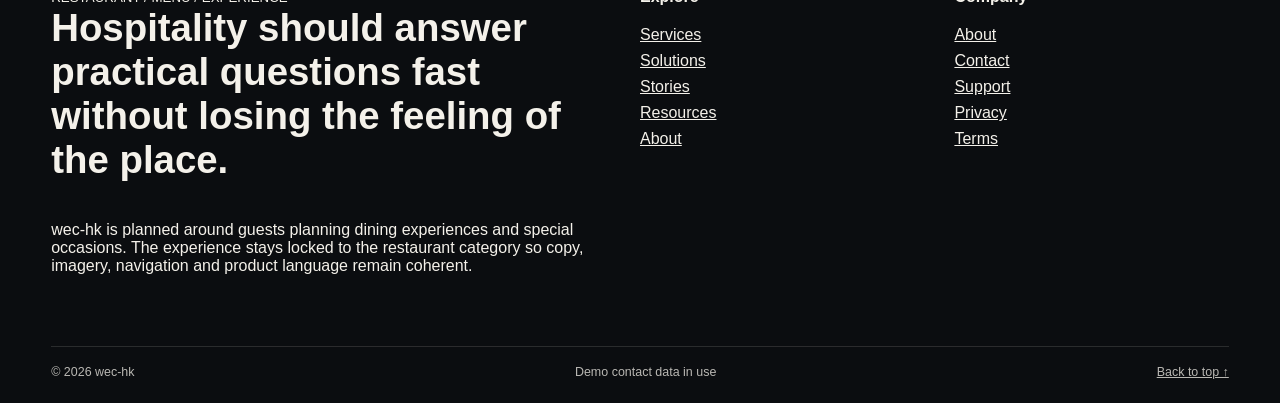
<file: experience.html>
<!doctype html><html lang="en"><head>
    <meta charset="utf-8"><meta name="viewport" content="width=device-width,initial-scale=1">
    <title>Experience — wec-hk</title><meta name="description" content="A hospitality-first restaurant experience with menu discovery, reservations, events, story and visit information.">
    <meta name="theme-color" content="#0b0d10">
    <meta property="og:title" content="Experience — wec-hk"><meta property="og:description" content="A hospitality-first restaurant experience with menu discovery, reservations, events, story and visit information.">
    <meta property="og:type" content="website"><meta property="og:image" content="assets/project-preview.svg">
    <meta name="twitter:card" content="summary_large_image">
    <link rel="icon" href="assets/favicon.svg" type="image/svg+xml"><link rel="manifest" href="site.webmanifest"><link rel="stylesheet" href="assets/styles.css">
    <script defer src="assets/site.js"></script>
  </head>
    <body class="architecture-editorial-magazine type-compact-sans density-quiet">
      <header class="site-header nav-masthead">
    <a class="brand" href="index.html" aria-label="wec-hk home">wec-hk</a>
    <button class="menu-toggle" type="button" aria-expanded="false" aria-controls="primary-nav"><span>Menu</span><b>☰</b></button>
    <nav id="primary-nav"><a href="services.html">Services</a><a href="solutions.html">Solutions</a><a href="stories.html">Stories</a><a href="resources.html">Resources</a><a href="about.html">About</a><a href="support.html">Support</a><a class="nav-cta" href="contact.html">Contact ↗</a></nav>
  </header><main id="main">
        <section class="internal-hero pro-internal-hero">
          <div><small>RESTAURANT / MENU / EXPERIENCE</small><h1>Experience</h1><p>wec-hk is planned around guests planning dining experiences and special occasions. The experience stays locked to the restaurant category so copy, imagery, navigation and product language remain coherent.</p></div>
          <figure><img src="assets/media/media-02.jpg" alt="Experience hero" loading="lazy"></figure>
        </section>
        <section class="internal-body"><div><small>RESTAURANT / MENU / EXPERIENCE</small><h2>Hospitality should answer practical questions fast without losing the feeling of the place.</h2><p>A hospitality-first restaurant experience with menu discovery, reservations, events, story and visit information.</p></div><div class="internal-list"><a href="#"><span>01</span><strong>Menu</strong><i>↗</i></a><a href="#"><span>02</span><strong>Reservations</strong><i>↗</i></a><a href="#"><span>03</span><strong>Private Dining</strong><i>↗</i></a><a href="#"><span>04</span><strong>Events</strong><i>↗</i></a><a href="#"><span>05</span><strong>Drinks</strong><i>↗</i></a><a href="#"><span>06</span><strong>Visit</strong><i>↗</i></a></div></section><section class="internal-feature-grid">
      <article><small>01 / CONTEXT</small><h2>Hospitality should answer practical questions fast without losing the feeling of the place.</h2><p>wec-hk is planned around guests planning dining experiences and special occasions. The experience stays locked to the restaurant category so copy, imagery, navigation and product language remain coherent.</p></article>
      <figure><img src="assets/fallback/fallback-03.svg" alt="experience visual" loading="lazy"></figure>
      <article><small>02 / NEXT STEP</small><h2>Built to lead somewhere useful.</h2><p>A hospitality-first restaurant experience with menu discovery, reservations, events, story and visit information.</p><a class="button" href="contact.html">Contact ↗</a></article>
    </section>
    <section class="internal-gallery"><figure><img src="assets/fallback/fallback-05.svg" alt="experience gallery 1" loading="lazy"></figure><figure><img src="assets/fallback/fallback-06.svg" alt="experience gallery 2" loading="lazy"></figure><figure><img src="assets/fallback/fallback-07.svg" alt="experience gallery 3" loading="lazy"></figure></section>
    <section class="pro-faq internal-faq"><div class="section-heading"><small>FAQ</small><h2>Questions about experience.</h2></div><div class="faq-list"><details open><summary><span>01</span>What should I know first?</summary><p>Start with the overview and use the page navigation to move into the most relevant detail.</p></details><details ><summary><span>02</span>Is the information final?</summary><p>Business-specific claims and demo data should be verified before production launch.</p></details><details ><summary><span>03</span>Where can I get help?</summary><p>Use the dedicated support and contact routes generated with the website.</p></details></div></section>
      </main><footer class="site-footer pro-footer">
    <div class="footer-title">wec-hk</div>
    <div class="footer-grid">
      <div><small>RESTAURANT / MENU / EXPERIENCE</small><h3>Hospitality should answer practical questions fast without losing the feeling of the place.</h3><p>wec-hk is planned around guests planning dining experiences and special occasions. The experience stays locked to the restaurant category so copy, imagery, navigation and product language remain coherent.</p></div>
      <nav><strong>Explore</strong><a href="services.html">Services</a><a href="solutions.html">Solutions</a><a href="stories.html">Stories</a><a href="resources.html">Resources</a><a href="about.html">About</a></nav>
      <nav><strong>Company</strong><a href="about.html">About</a><a href="contact.html">Contact</a><a href="support.html">Support</a><a href="privacy.html">Privacy</a><a href="terms.html">Terms</a></nav>
    </div>
    <div class="footer-bottom"><span>© 2026 wec-hk</span><span>Demo contact data in use</span><a href="#main">Back to top ↑</a></div>
  </footer>
    </body></html>
</file>
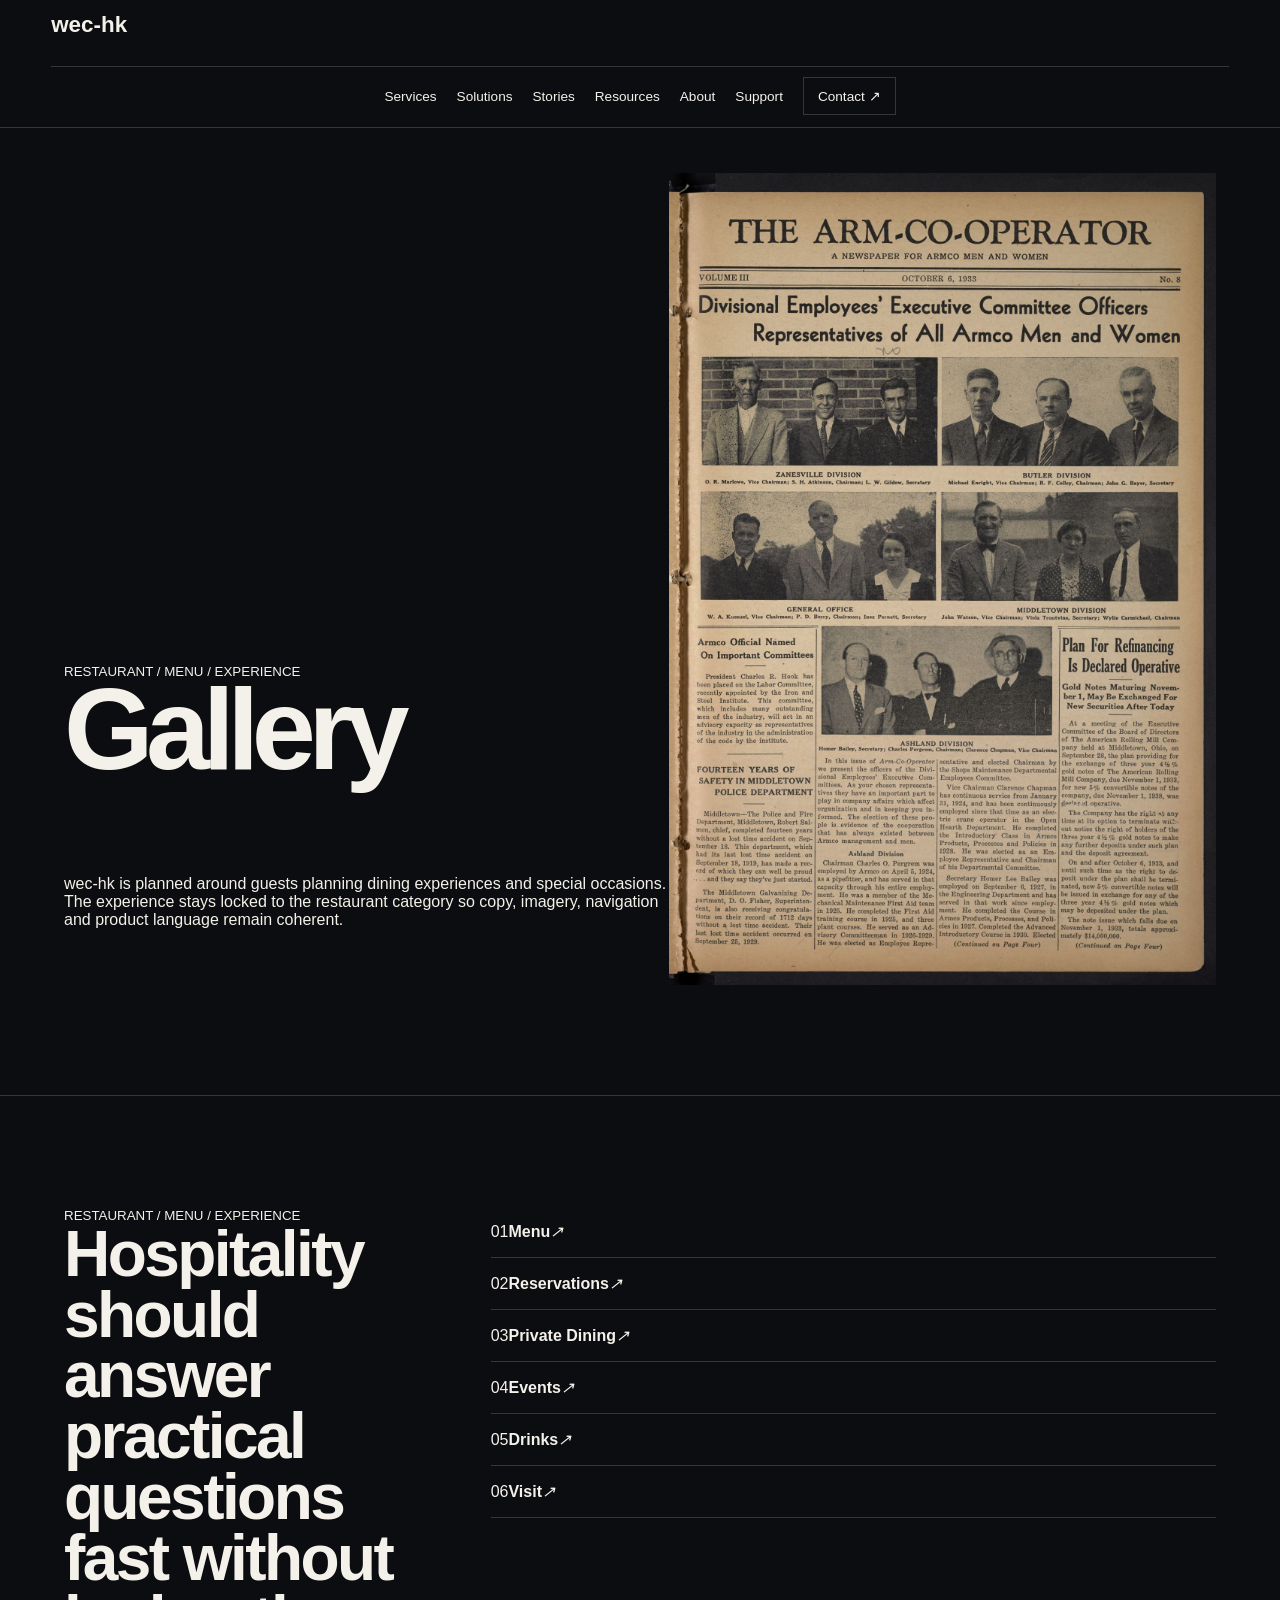
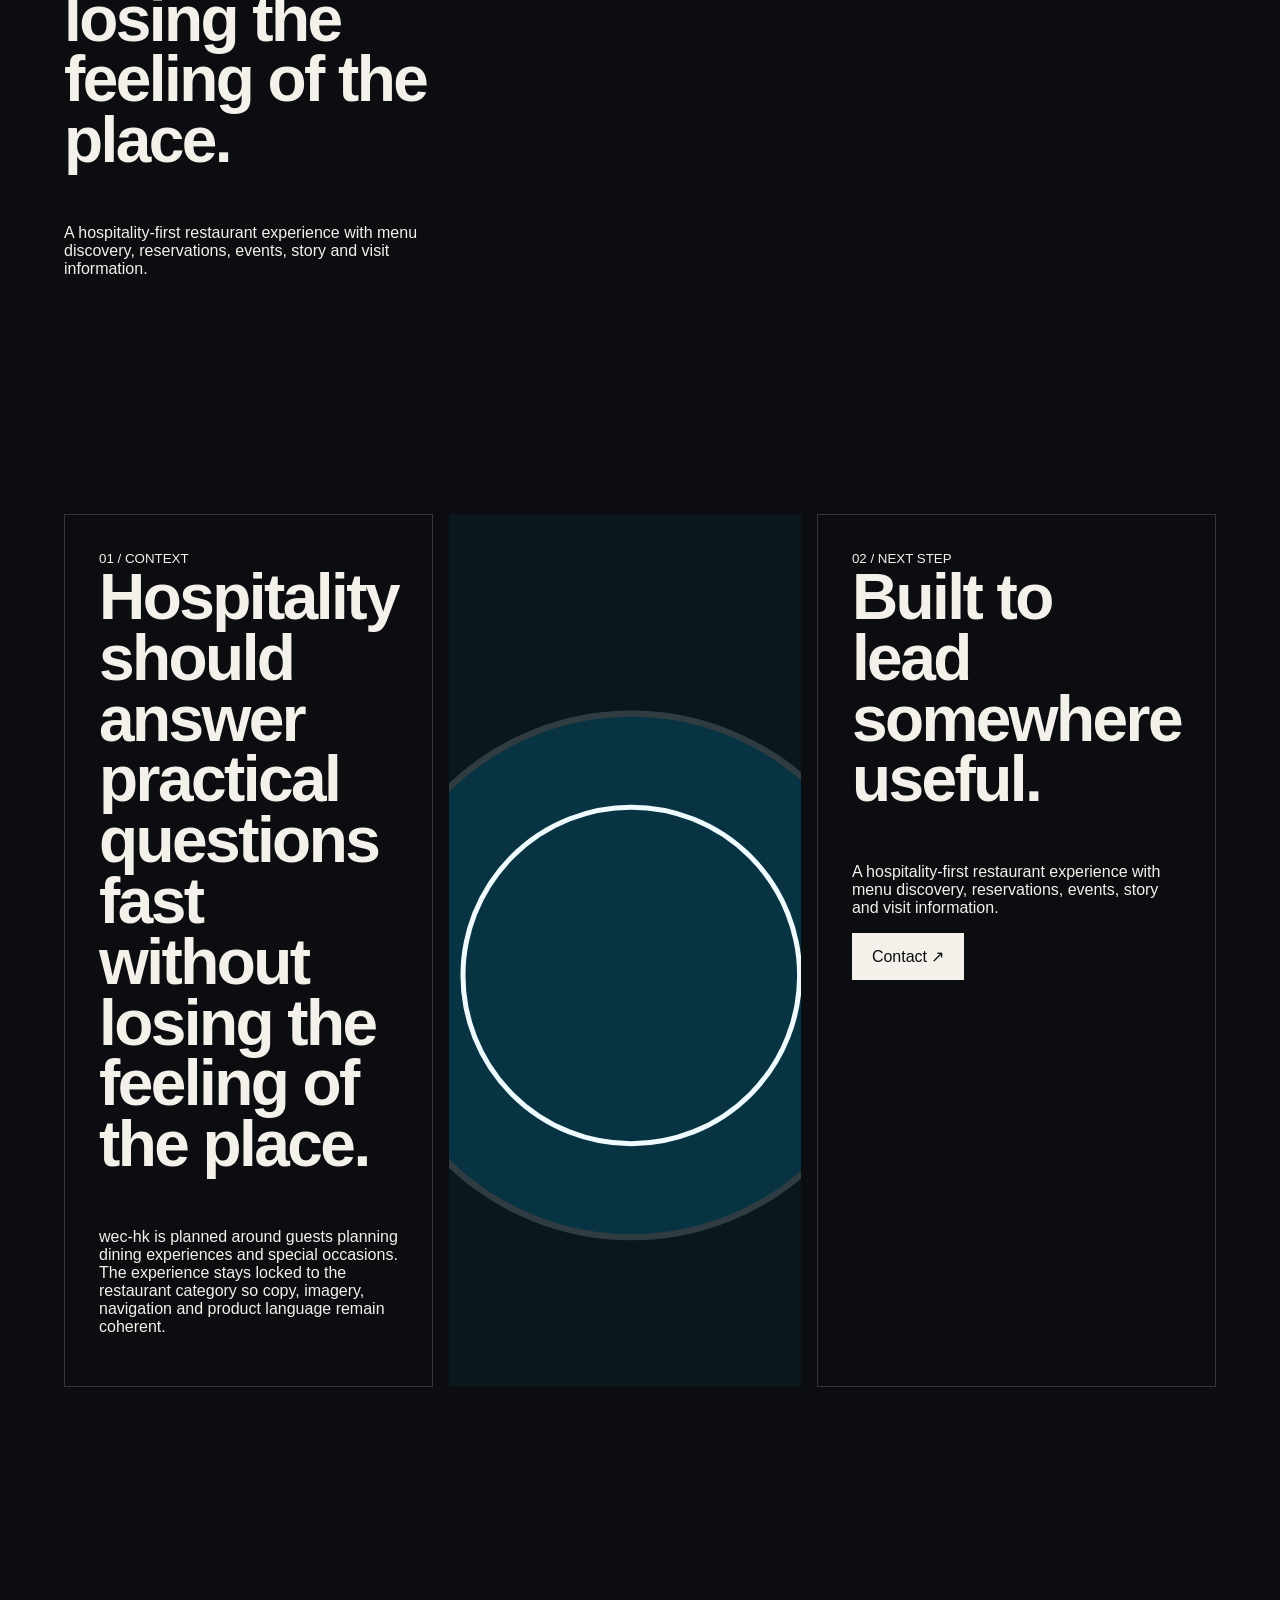
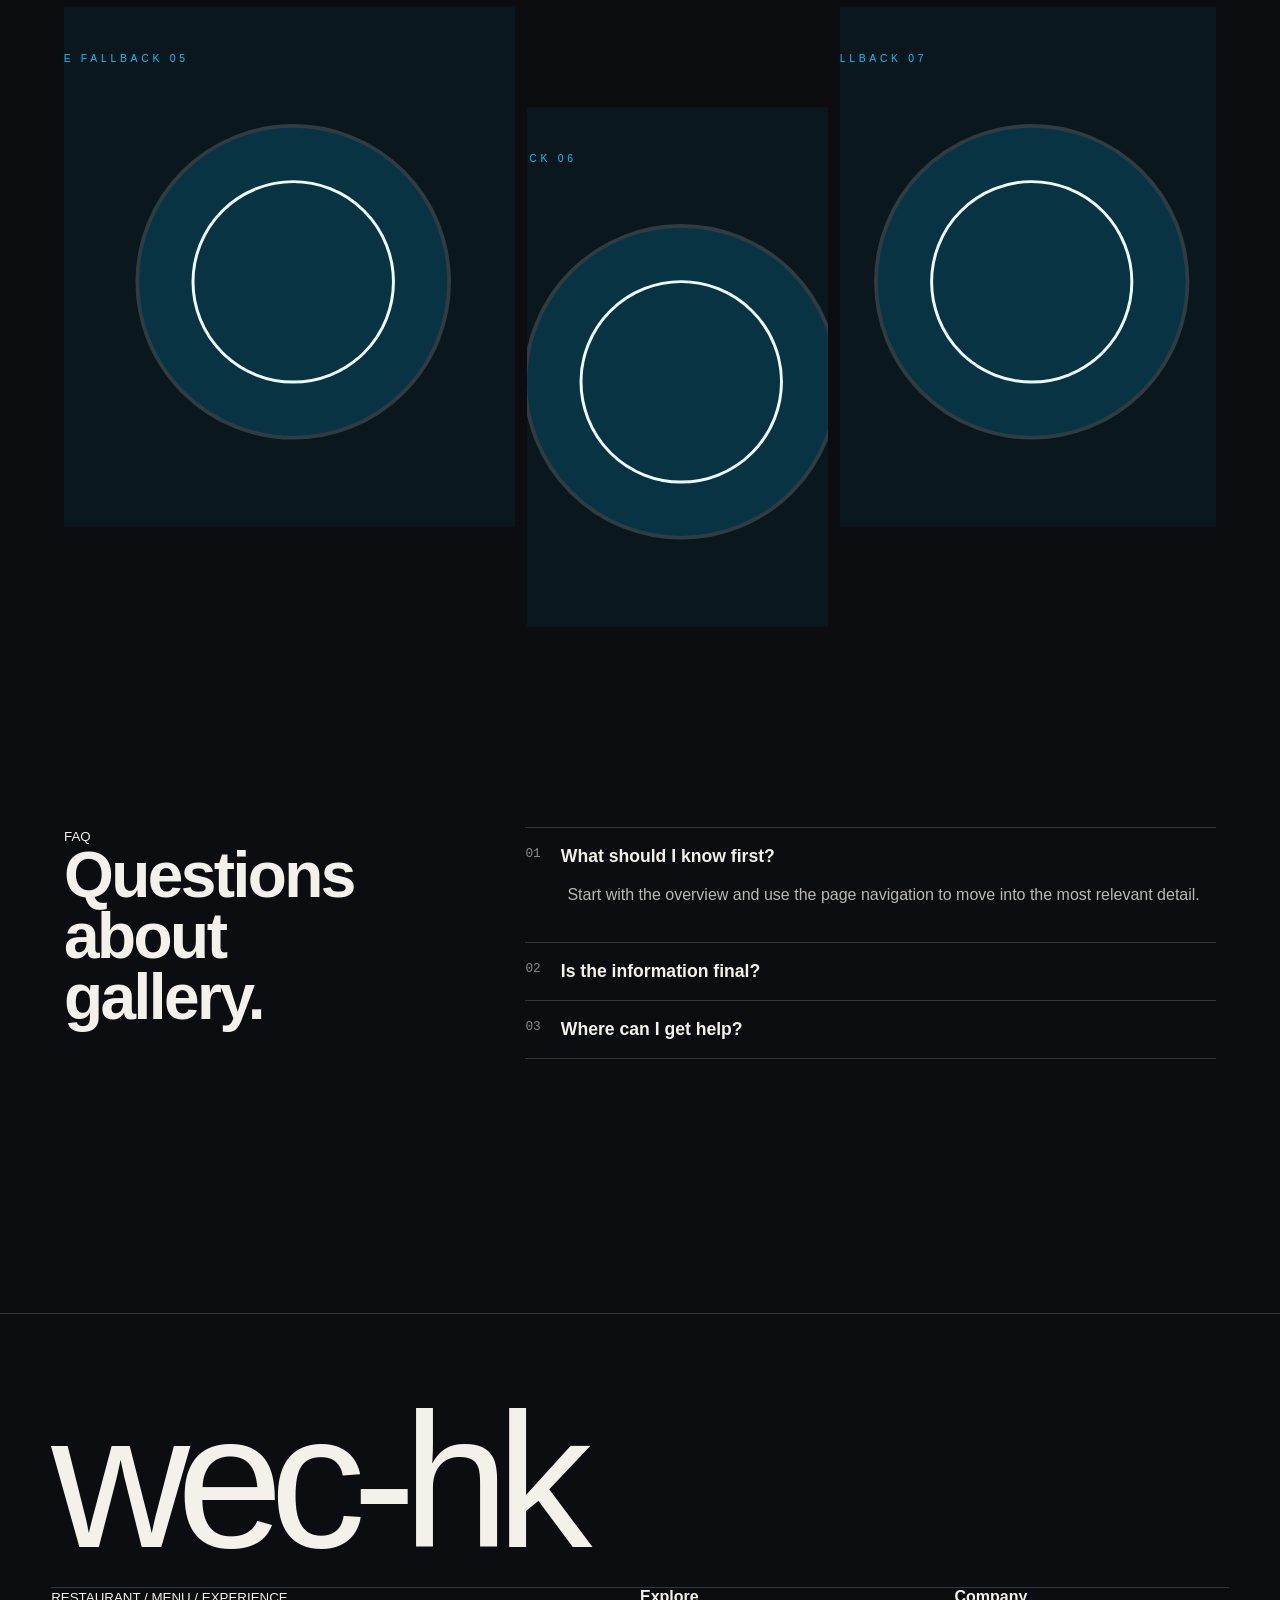
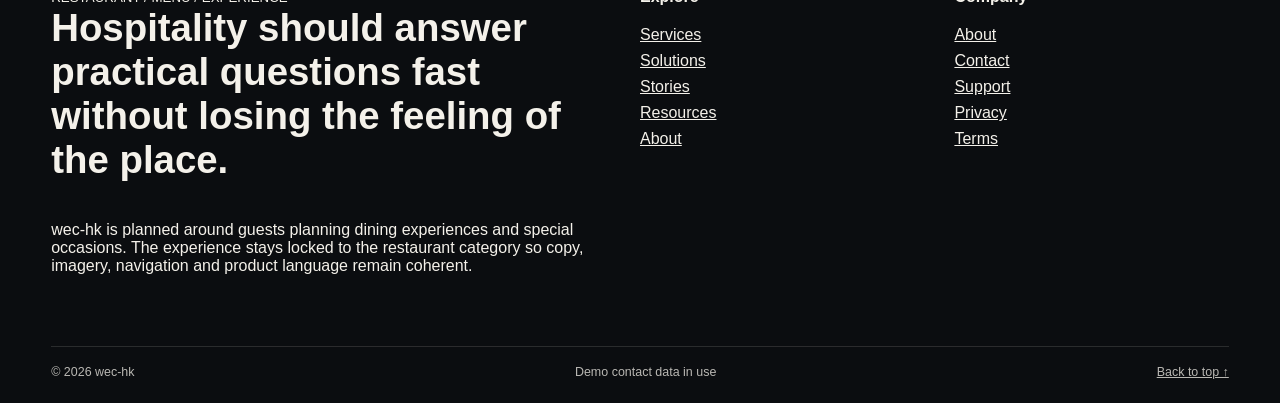
<file: gallery.html>
<!doctype html><html lang="en"><head>
    <meta charset="utf-8"><meta name="viewport" content="width=device-width,initial-scale=1">
    <title>Gallery — wec-hk</title><meta name="description" content="A hospitality-first restaurant experience with menu discovery, reservations, events, story and visit information.">
    <meta name="theme-color" content="#0b0d10">
    <meta property="og:title" content="Gallery — wec-hk"><meta property="og:description" content="A hospitality-first restaurant experience with menu discovery, reservations, events, story and visit information.">
    <meta property="og:type" content="website"><meta property="og:image" content="assets/project-preview.svg">
    <meta name="twitter:card" content="summary_large_image">
    <link rel="icon" href="assets/favicon.svg" type="image/svg+xml"><link rel="manifest" href="site.webmanifest"><link rel="stylesheet" href="assets/styles.css">
    <script defer src="assets/site.js"></script>
  </head>
    <body class="architecture-editorial-magazine type-compact-sans density-quiet">
      <header class="site-header nav-masthead">
    <a class="brand" href="index.html" aria-label="wec-hk home">wec-hk</a>
    <button class="menu-toggle" type="button" aria-expanded="false" aria-controls="primary-nav"><span>Menu</span><b>☰</b></button>
    <nav id="primary-nav"><a href="services.html">Services</a><a href="solutions.html">Solutions</a><a href="stories.html">Stories</a><a href="resources.html">Resources</a><a href="about.html">About</a><a href="support.html">Support</a><a class="nav-cta" href="contact.html">Contact ↗</a></nav>
  </header><main id="main">
        <section class="internal-hero pro-internal-hero">
          <div><small>RESTAURANT / MENU / EXPERIENCE</small><h1>Gallery</h1><p>wec-hk is planned around guests planning dining experiences and special occasions. The experience stays locked to the restaurant category so copy, imagery, navigation and product language remain coherent.</p></div>
          <figure><img src="assets/media/media-02.jpg" alt="Gallery hero" loading="lazy"></figure>
        </section>
        <section class="internal-body"><div><small>RESTAURANT / MENU / EXPERIENCE</small><h2>Hospitality should answer practical questions fast without losing the feeling of the place.</h2><p>A hospitality-first restaurant experience with menu discovery, reservations, events, story and visit information.</p></div><div class="internal-list"><a href="#"><span>01</span><strong>Menu</strong><i>↗</i></a><a href="#"><span>02</span><strong>Reservations</strong><i>↗</i></a><a href="#"><span>03</span><strong>Private Dining</strong><i>↗</i></a><a href="#"><span>04</span><strong>Events</strong><i>↗</i></a><a href="#"><span>05</span><strong>Drinks</strong><i>↗</i></a><a href="#"><span>06</span><strong>Visit</strong><i>↗</i></a></div></section><section class="internal-feature-grid">
      <article><small>01 / CONTEXT</small><h2>Hospitality should answer practical questions fast without losing the feeling of the place.</h2><p>wec-hk is planned around guests planning dining experiences and special occasions. The experience stays locked to the restaurant category so copy, imagery, navigation and product language remain coherent.</p></article>
      <figure><img src="assets/fallback/fallback-03.svg" alt="gallery visual" loading="lazy"></figure>
      <article><small>02 / NEXT STEP</small><h2>Built to lead somewhere useful.</h2><p>A hospitality-first restaurant experience with menu discovery, reservations, events, story and visit information.</p><a class="button" href="contact.html">Contact ↗</a></article>
    </section>
    <section class="internal-gallery"><figure><img src="assets/fallback/fallback-05.svg" alt="gallery gallery 1" loading="lazy"></figure><figure><img src="assets/fallback/fallback-06.svg" alt="gallery gallery 2" loading="lazy"></figure><figure><img src="assets/fallback/fallback-07.svg" alt="gallery gallery 3" loading="lazy"></figure></section>
    <section class="pro-faq internal-faq"><div class="section-heading"><small>FAQ</small><h2>Questions about gallery.</h2></div><div class="faq-list"><details open><summary><span>01</span>What should I know first?</summary><p>Start with the overview and use the page navigation to move into the most relevant detail.</p></details><details ><summary><span>02</span>Is the information final?</summary><p>Business-specific claims and demo data should be verified before production launch.</p></details><details ><summary><span>03</span>Where can I get help?</summary><p>Use the dedicated support and contact routes generated with the website.</p></details></div></section>
      </main><footer class="site-footer pro-footer">
    <div class="footer-title">wec-hk</div>
    <div class="footer-grid">
      <div><small>RESTAURANT / MENU / EXPERIENCE</small><h3>Hospitality should answer practical questions fast without losing the feeling of the place.</h3><p>wec-hk is planned around guests planning dining experiences and special occasions. The experience stays locked to the restaurant category so copy, imagery, navigation and product language remain coherent.</p></div>
      <nav><strong>Explore</strong><a href="services.html">Services</a><a href="solutions.html">Solutions</a><a href="stories.html">Stories</a><a href="resources.html">Resources</a><a href="about.html">About</a></nav>
      <nav><strong>Company</strong><a href="about.html">About</a><a href="contact.html">Contact</a><a href="support.html">Support</a><a href="privacy.html">Privacy</a><a href="terms.html">Terms</a></nav>
    </div>
    <div class="footer-bottom"><span>© 2026 wec-hk</span><span>Demo contact data in use</span><a href="#main">Back to top ↑</a></div>
  </footer>
    </body></html>
</file>
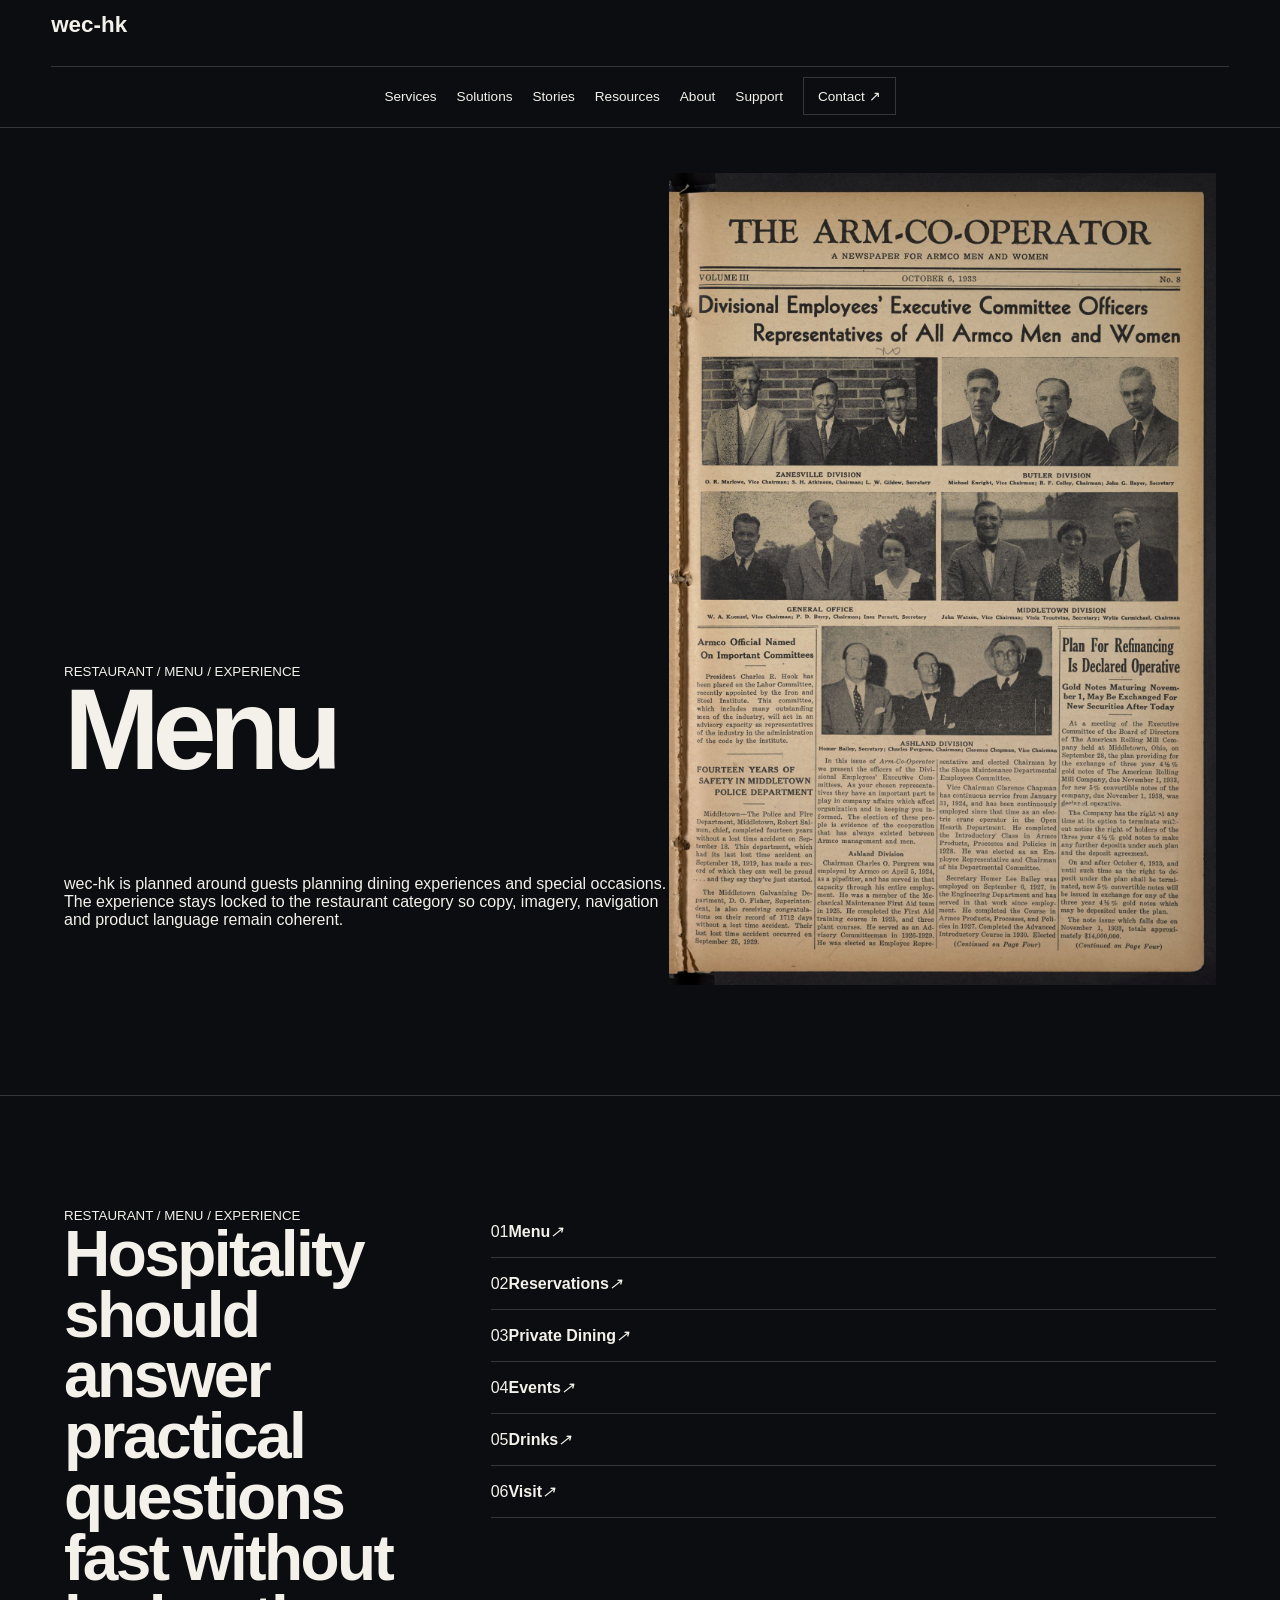
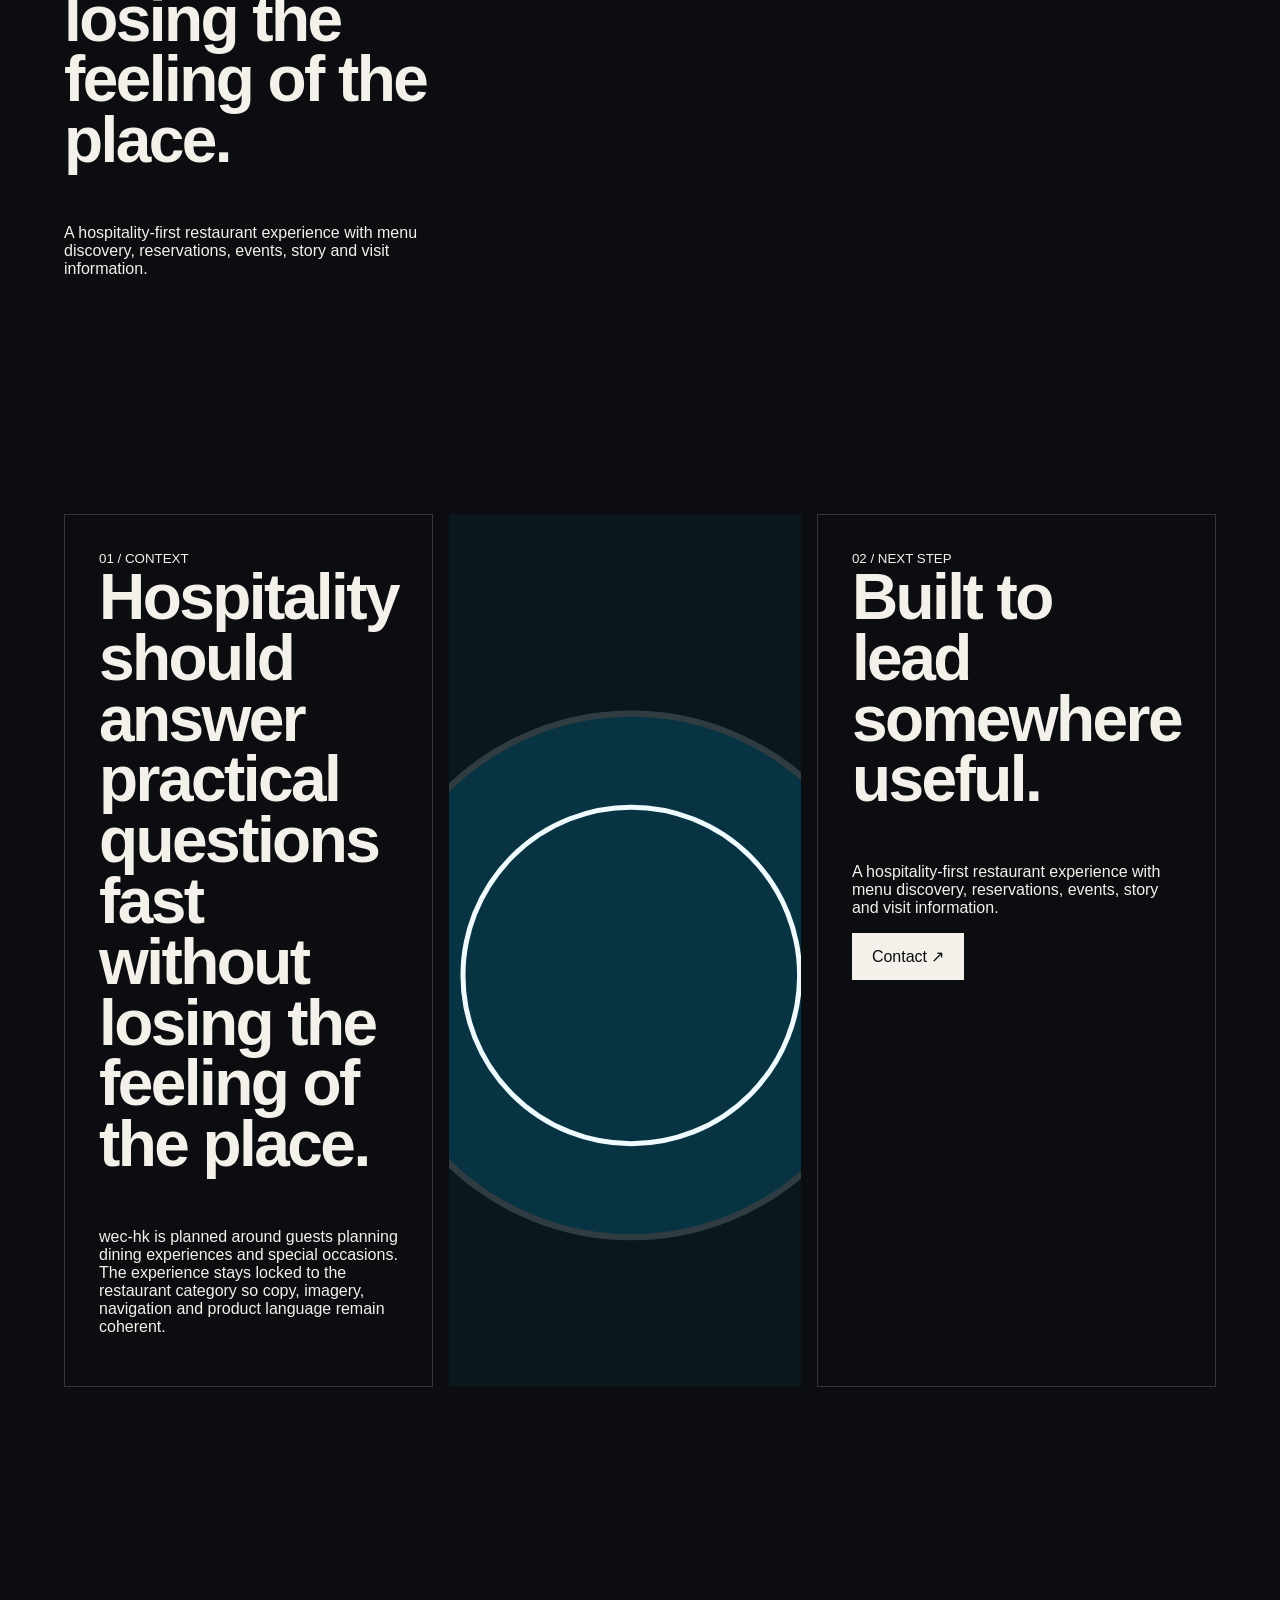
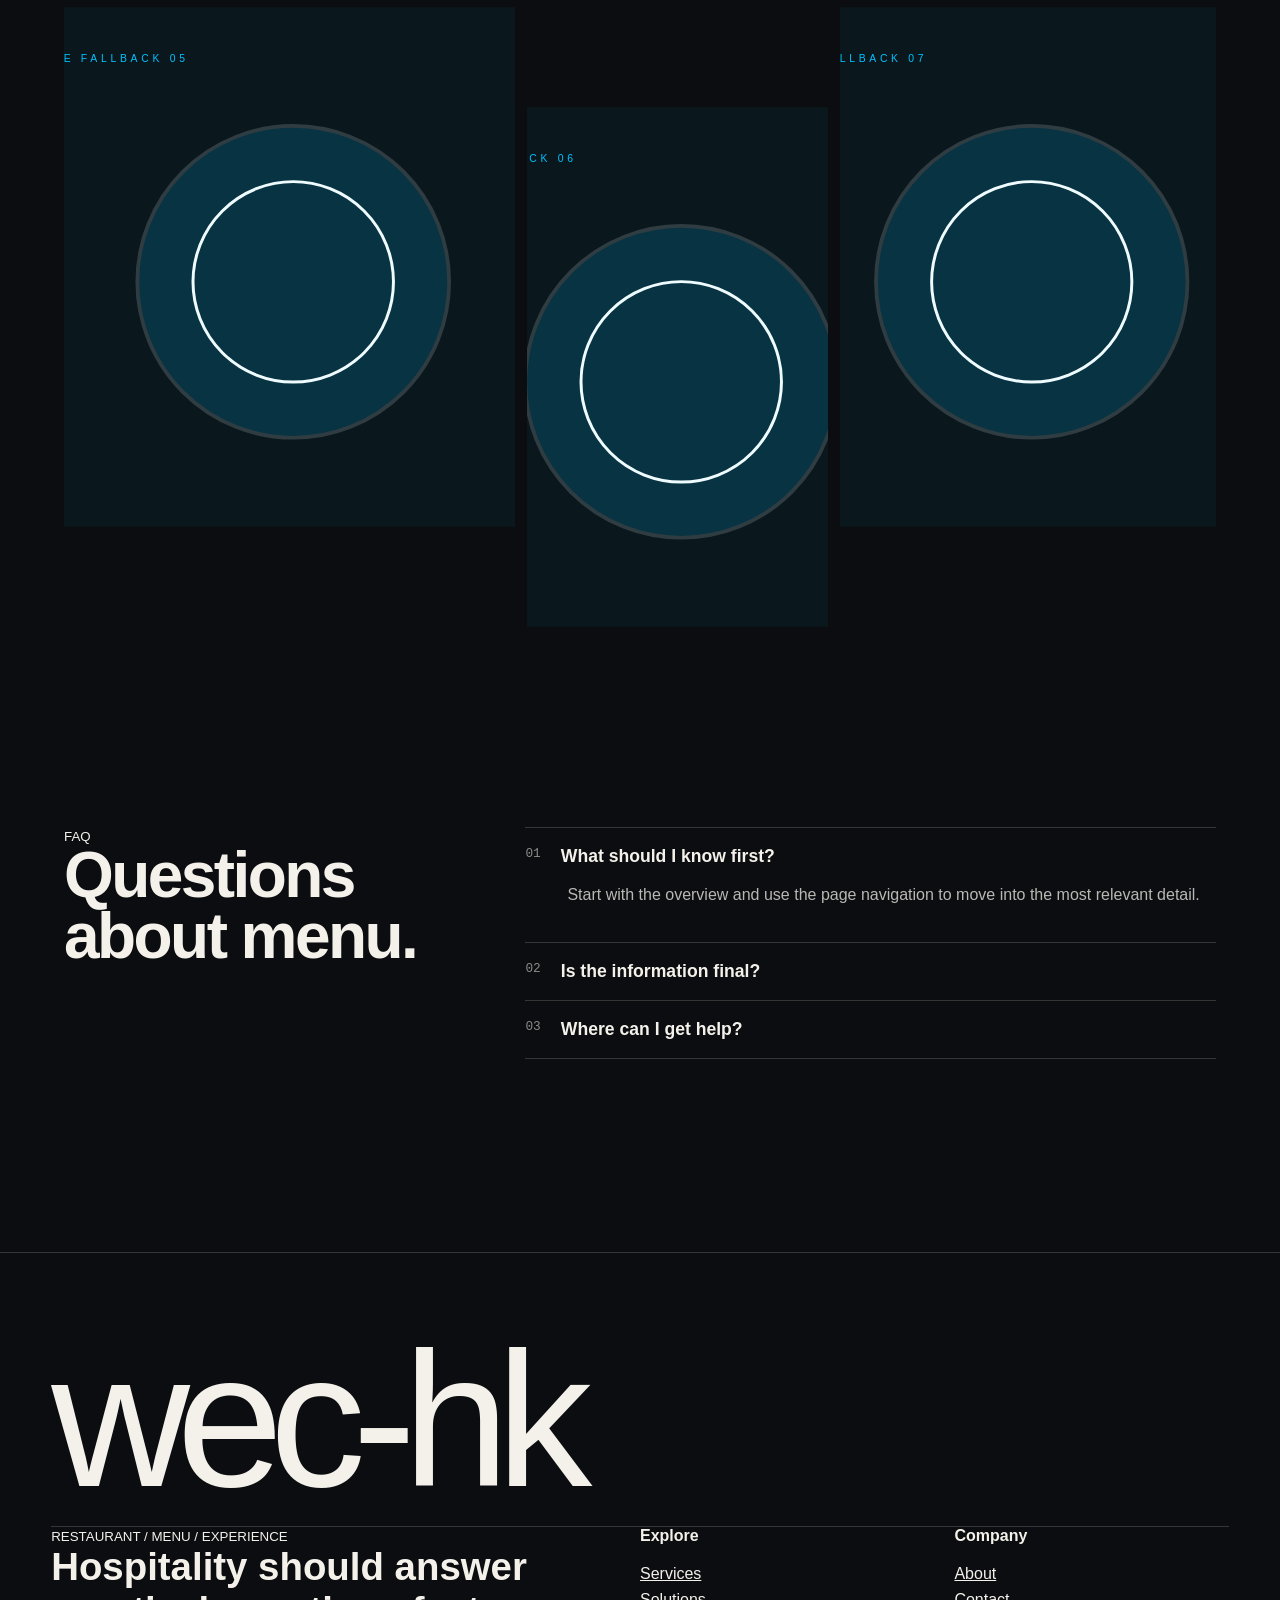
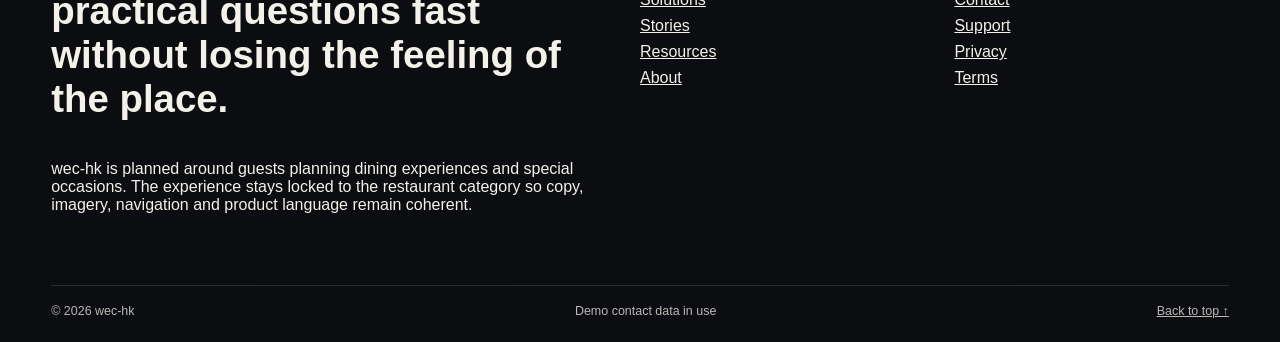
<file: menu.html>
<!doctype html><html lang="en"><head>
    <meta charset="utf-8"><meta name="viewport" content="width=device-width,initial-scale=1">
    <title>Menu — wec-hk</title><meta name="description" content="A hospitality-first restaurant experience with menu discovery, reservations, events, story and visit information.">
    <meta name="theme-color" content="#0b0d10">
    <meta property="og:title" content="Menu — wec-hk"><meta property="og:description" content="A hospitality-first restaurant experience with menu discovery, reservations, events, story and visit information.">
    <meta property="og:type" content="website"><meta property="og:image" content="assets/project-preview.svg">
    <meta name="twitter:card" content="summary_large_image">
    <link rel="icon" href="assets/favicon.svg" type="image/svg+xml"><link rel="manifest" href="site.webmanifest"><link rel="stylesheet" href="assets/styles.css">
    <script defer src="assets/site.js"></script>
  </head>
    <body class="architecture-editorial-magazine type-compact-sans density-quiet">
      <header class="site-header nav-masthead">
    <a class="brand" href="index.html" aria-label="wec-hk home">wec-hk</a>
    <button class="menu-toggle" type="button" aria-expanded="false" aria-controls="primary-nav"><span>Menu</span><b>☰</b></button>
    <nav id="primary-nav"><a href="services.html">Services</a><a href="solutions.html">Solutions</a><a href="stories.html">Stories</a><a href="resources.html">Resources</a><a href="about.html">About</a><a href="support.html">Support</a><a class="nav-cta" href="contact.html">Contact ↗</a></nav>
  </header><main id="main">
        <section class="internal-hero pro-internal-hero">
          <div><small>RESTAURANT / MENU / EXPERIENCE</small><h1>Menu</h1><p>wec-hk is planned around guests planning dining experiences and special occasions. The experience stays locked to the restaurant category so copy, imagery, navigation and product language remain coherent.</p></div>
          <figure><img src="assets/media/media-02.jpg" alt="Menu hero" loading="lazy"></figure>
        </section>
        <section class="internal-body"><div><small>RESTAURANT / MENU / EXPERIENCE</small><h2>Hospitality should answer practical questions fast without losing the feeling of the place.</h2><p>A hospitality-first restaurant experience with menu discovery, reservations, events, story and visit information.</p></div><div class="internal-list"><a href="#"><span>01</span><strong>Menu</strong><i>↗</i></a><a href="#"><span>02</span><strong>Reservations</strong><i>↗</i></a><a href="#"><span>03</span><strong>Private Dining</strong><i>↗</i></a><a href="#"><span>04</span><strong>Events</strong><i>↗</i></a><a href="#"><span>05</span><strong>Drinks</strong><i>↗</i></a><a href="#"><span>06</span><strong>Visit</strong><i>↗</i></a></div></section><section class="internal-feature-grid">
      <article><small>01 / CONTEXT</small><h2>Hospitality should answer practical questions fast without losing the feeling of the place.</h2><p>wec-hk is planned around guests planning dining experiences and special occasions. The experience stays locked to the restaurant category so copy, imagery, navigation and product language remain coherent.</p></article>
      <figure><img src="assets/fallback/fallback-03.svg" alt="menu visual" loading="lazy"></figure>
      <article><small>02 / NEXT STEP</small><h2>Built to lead somewhere useful.</h2><p>A hospitality-first restaurant experience with menu discovery, reservations, events, story and visit information.</p><a class="button" href="contact.html">Contact ↗</a></article>
    </section>
    <section class="internal-gallery"><figure><img src="assets/fallback/fallback-05.svg" alt="menu gallery 1" loading="lazy"></figure><figure><img src="assets/fallback/fallback-06.svg" alt="menu gallery 2" loading="lazy"></figure><figure><img src="assets/fallback/fallback-07.svg" alt="menu gallery 3" loading="lazy"></figure></section>
    <section class="pro-faq internal-faq"><div class="section-heading"><small>FAQ</small><h2>Questions about menu.</h2></div><div class="faq-list"><details open><summary><span>01</span>What should I know first?</summary><p>Start with the overview and use the page navigation to move into the most relevant detail.</p></details><details ><summary><span>02</span>Is the information final?</summary><p>Business-specific claims and demo data should be verified before production launch.</p></details><details ><summary><span>03</span>Where can I get help?</summary><p>Use the dedicated support and contact routes generated with the website.</p></details></div></section>
      </main><footer class="site-footer pro-footer">
    <div class="footer-title">wec-hk</div>
    <div class="footer-grid">
      <div><small>RESTAURANT / MENU / EXPERIENCE</small><h3>Hospitality should answer practical questions fast without losing the feeling of the place.</h3><p>wec-hk is planned around guests planning dining experiences and special occasions. The experience stays locked to the restaurant category so copy, imagery, navigation and product language remain coherent.</p></div>
      <nav><strong>Explore</strong><a href="services.html">Services</a><a href="solutions.html">Solutions</a><a href="stories.html">Stories</a><a href="resources.html">Resources</a><a href="about.html">About</a></nav>
      <nav><strong>Company</strong><a href="about.html">About</a><a href="contact.html">Contact</a><a href="support.html">Support</a><a href="privacy.html">Privacy</a><a href="terms.html">Terms</a></nav>
    </div>
    <div class="footer-bottom"><span>© 2026 wec-hk</span><span>Demo contact data in use</span><a href="#main">Back to top ↑</a></div>
  </footer>
    </body></html>
</file>
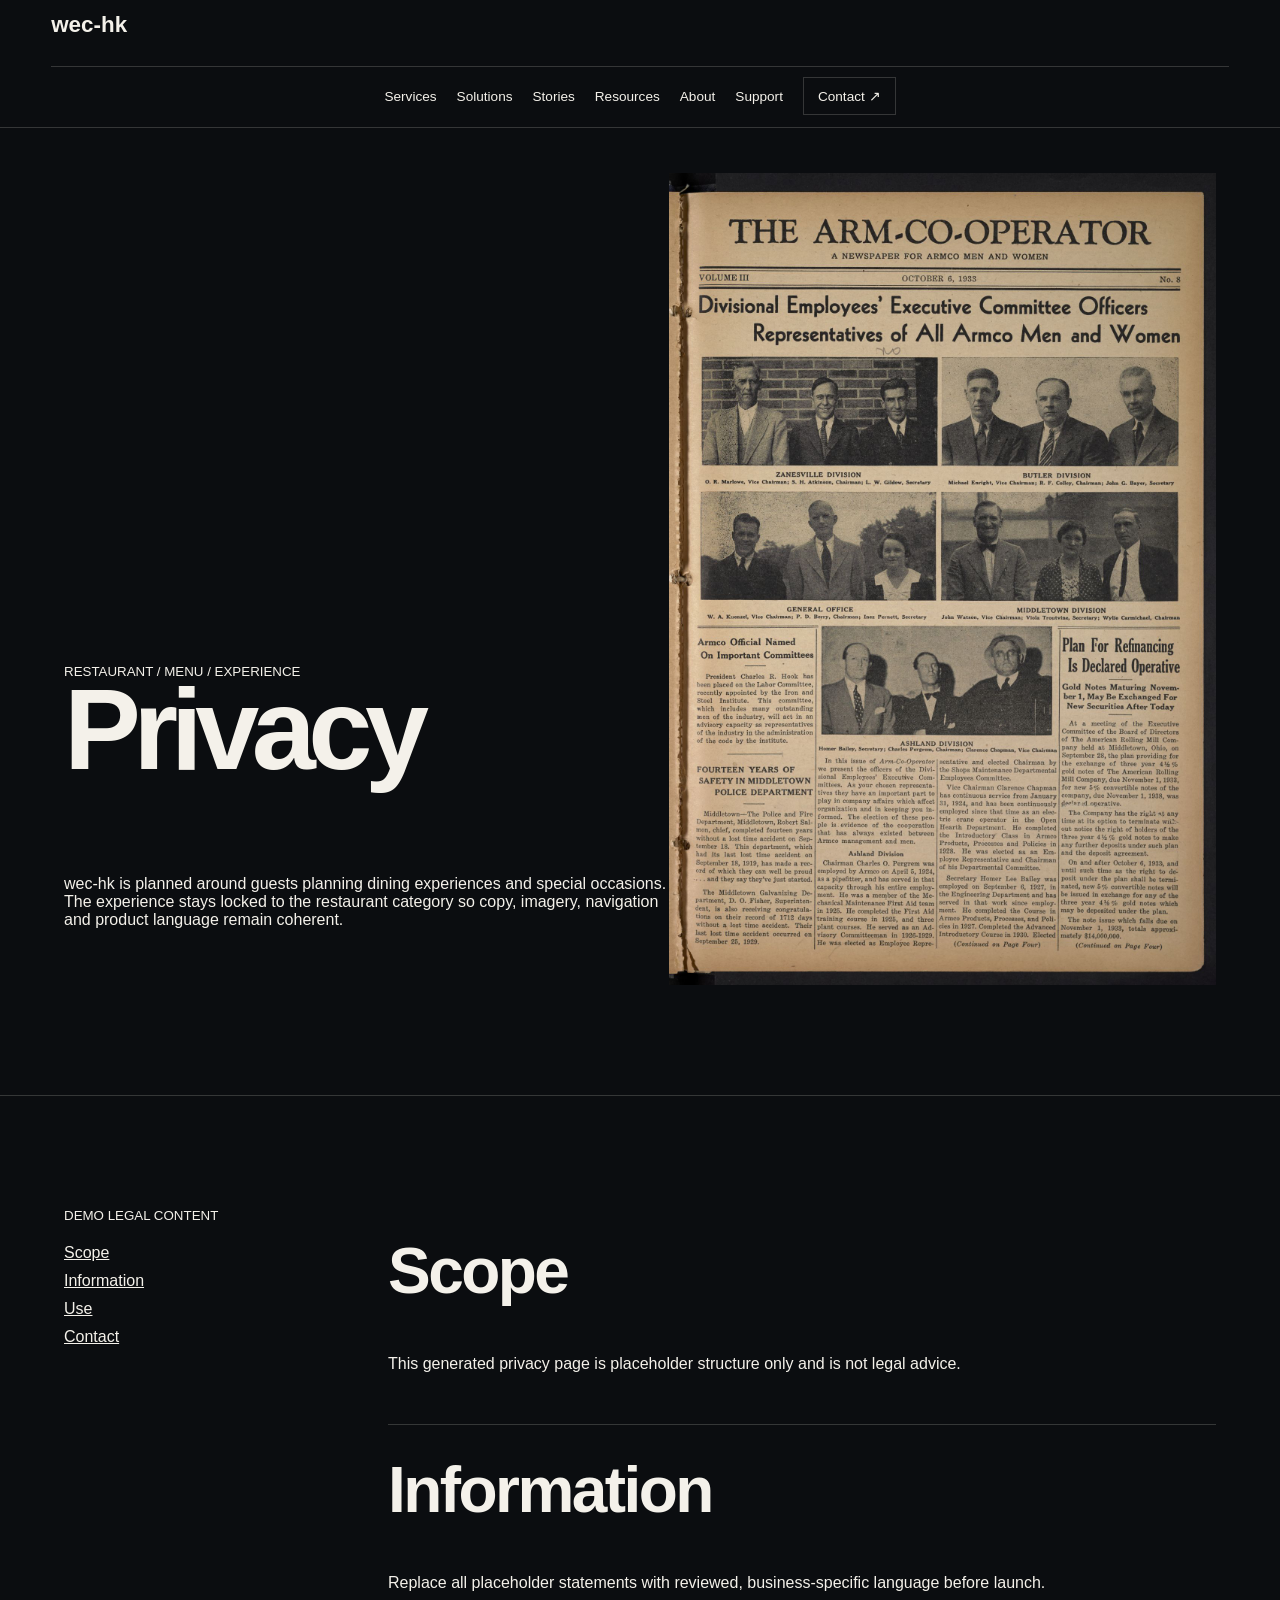
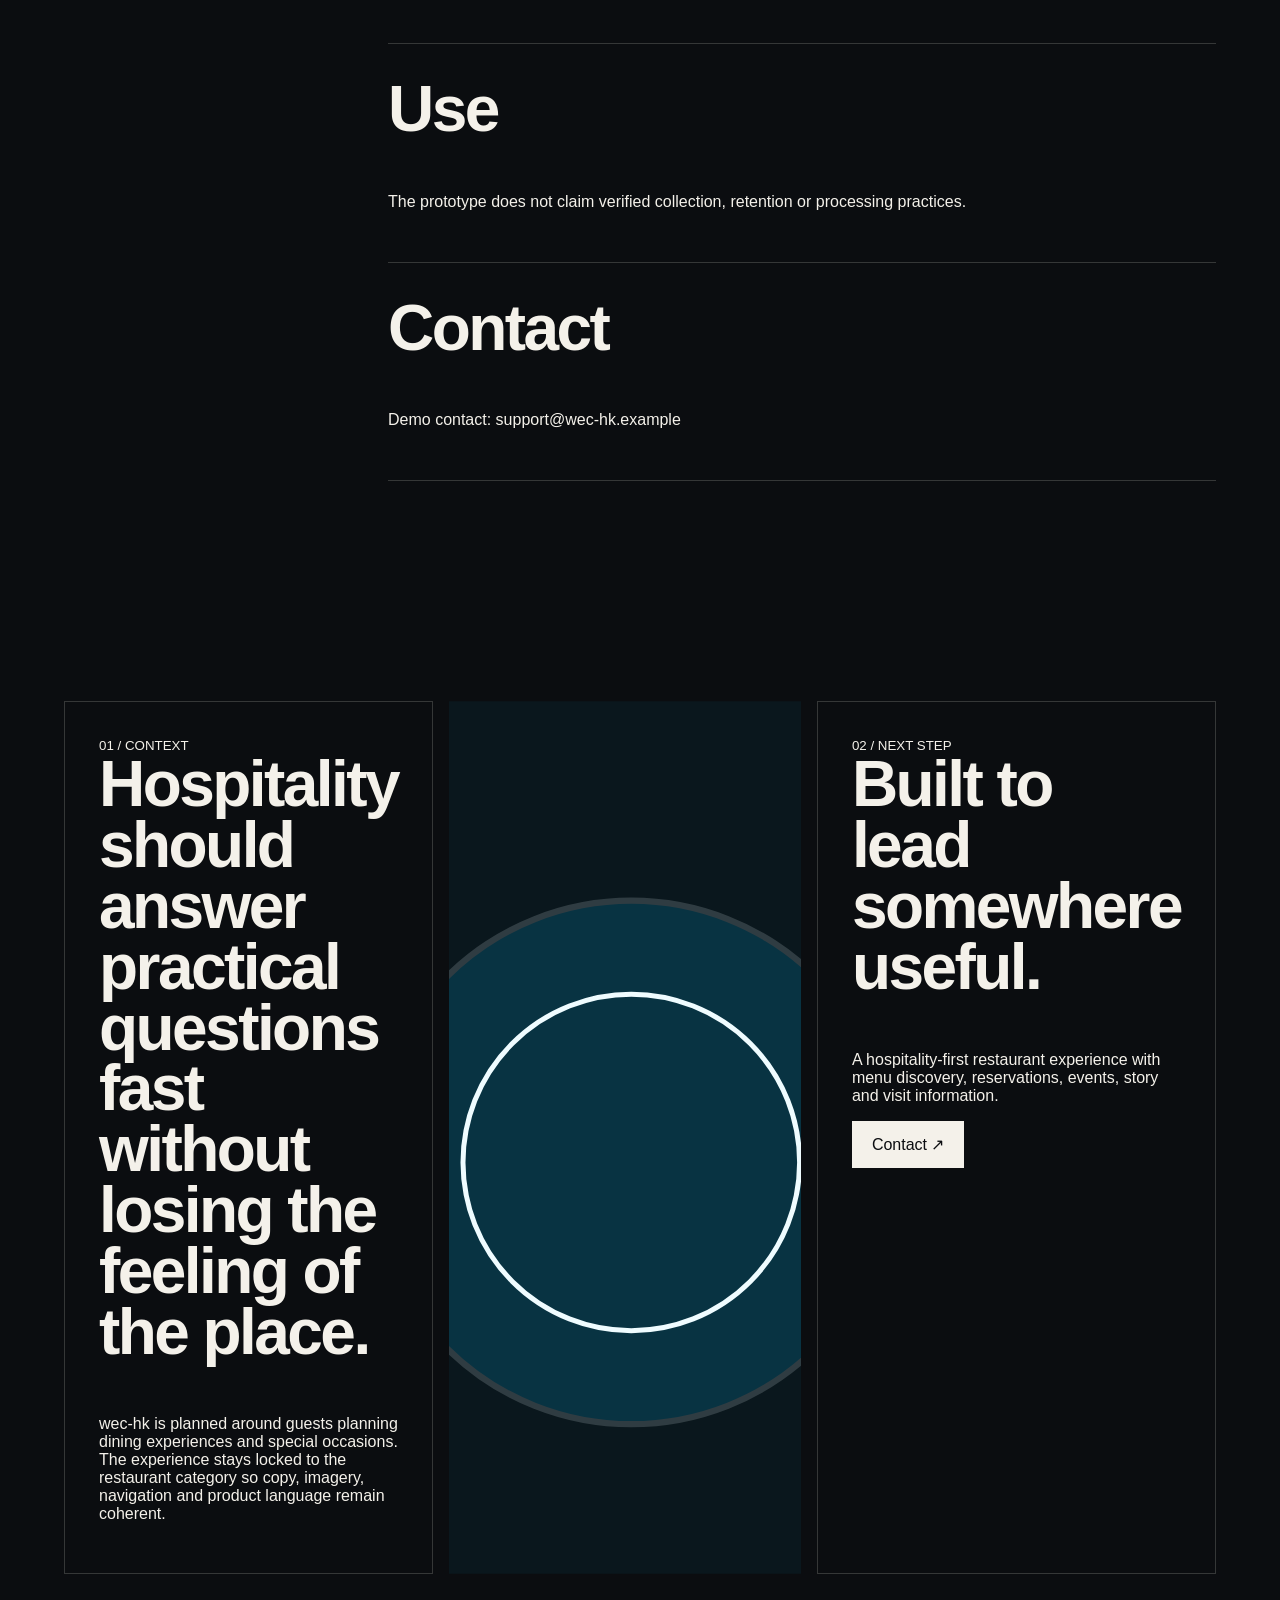
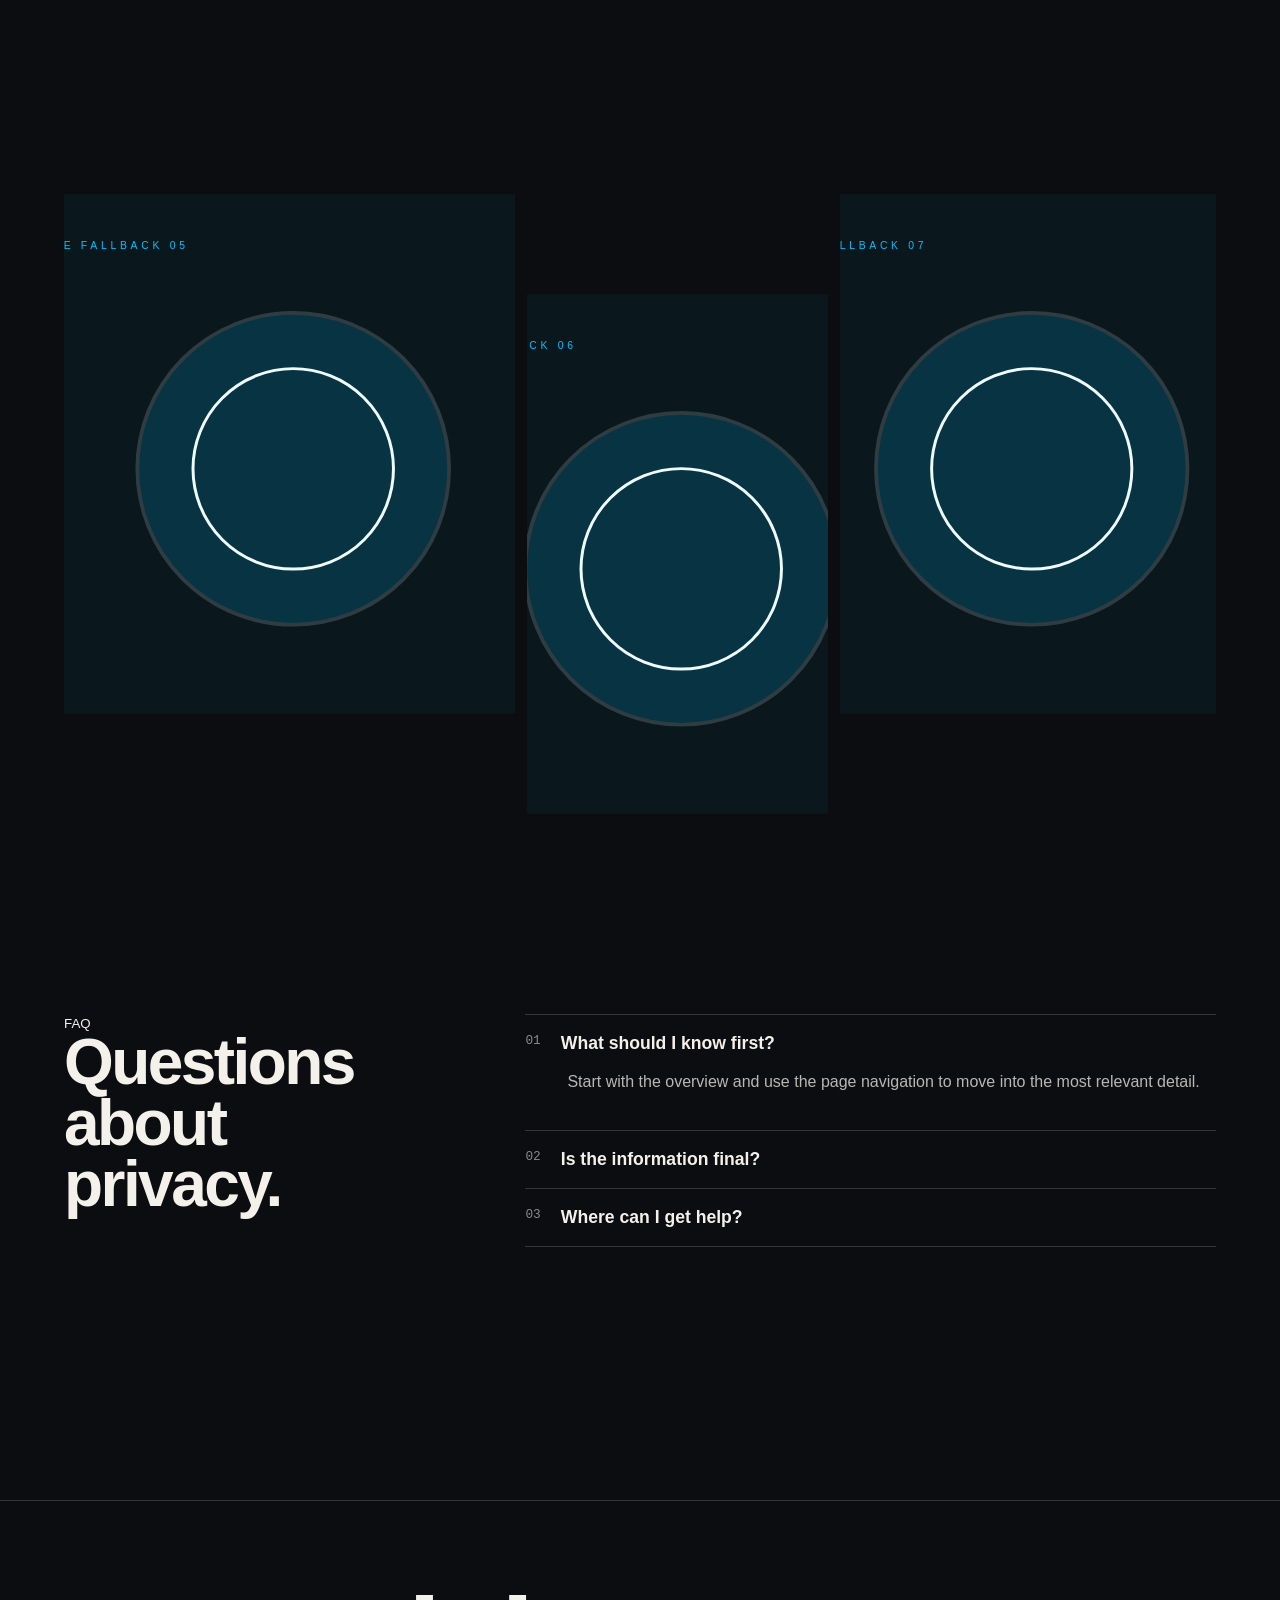
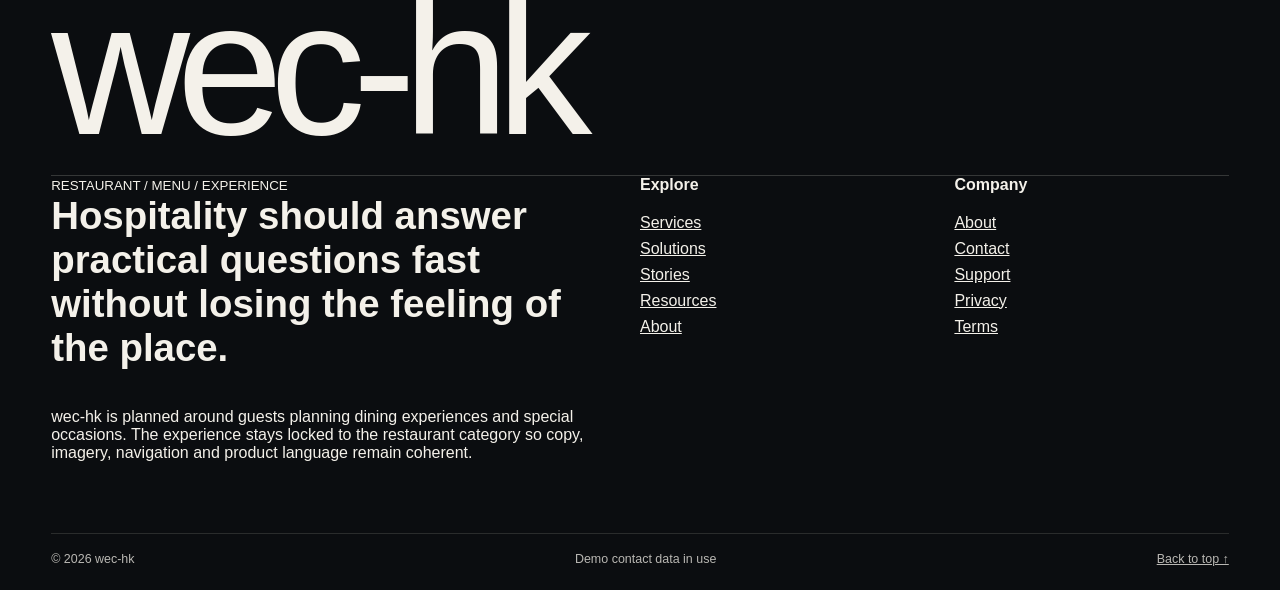
<file: privacy.html>
<!doctype html><html lang="en"><head>
    <meta charset="utf-8"><meta name="viewport" content="width=device-width,initial-scale=1">
    <title>Privacy — wec-hk</title><meta name="description" content="A hospitality-first restaurant experience with menu discovery, reservations, events, story and visit information.">
    <meta name="theme-color" content="#0b0d10">
    <meta property="og:title" content="Privacy — wec-hk"><meta property="og:description" content="A hospitality-first restaurant experience with menu discovery, reservations, events, story and visit information.">
    <meta property="og:type" content="website"><meta property="og:image" content="assets/project-preview.svg">
    <meta name="twitter:card" content="summary_large_image">
    <link rel="icon" href="assets/favicon.svg" type="image/svg+xml"><link rel="manifest" href="site.webmanifest"><link rel="stylesheet" href="assets/styles.css">
    <script defer src="assets/site.js"></script>
  </head>
    <body class="architecture-editorial-magazine type-compact-sans density-quiet">
      <header class="site-header nav-masthead">
    <a class="brand" href="index.html" aria-label="wec-hk home">wec-hk</a>
    <button class="menu-toggle" type="button" aria-expanded="false" aria-controls="primary-nav"><span>Menu</span><b>☰</b></button>
    <nav id="primary-nav"><a href="services.html">Services</a><a href="solutions.html">Solutions</a><a href="stories.html">Stories</a><a href="resources.html">Resources</a><a href="about.html">About</a><a href="support.html">Support</a><a class="nav-cta" href="contact.html">Contact ↗</a></nav>
  </header><main id="main">
        <section class="internal-hero pro-internal-hero">
          <div><small>RESTAURANT / MENU / EXPERIENCE</small><h1>Privacy</h1><p>wec-hk is planned around guests planning dining experiences and special occasions. The experience stays locked to the restaurant category so copy, imagery, navigation and product language remain coherent.</p></div>
          <figure><img src="assets/media/media-02.jpg" alt="Privacy hero" loading="lazy"></figure>
        </section>
        <section class="legal-layout"><aside><small>DEMO LEGAL CONTENT</small><nav><a href="#scope">Scope</a><a href="#data">Information</a><a href="#use">Use</a><a href="#contact">Contact</a></nav></aside><article><section id="scope"><h2>Scope</h2><p>This generated privacy page is placeholder structure only and is not legal advice.</p></section><section id="data"><h2>Information</h2><p>Replace all placeholder statements with reviewed, business-specific language before launch.</p></section><section id="use"><h2>Use</h2><p>The prototype does not claim verified collection, retention or processing practices.</p></section><section id="contact"><h2>Contact</h2><p>Demo contact: support@wec-hk.example</p></section></article></section><section class="internal-feature-grid">
      <article><small>01 / CONTEXT</small><h2>Hospitality should answer practical questions fast without losing the feeling of the place.</h2><p>wec-hk is planned around guests planning dining experiences and special occasions. The experience stays locked to the restaurant category so copy, imagery, navigation and product language remain coherent.</p></article>
      <figure><img src="assets/fallback/fallback-03.svg" alt="privacy visual" loading="lazy"></figure>
      <article><small>02 / NEXT STEP</small><h2>Built to lead somewhere useful.</h2><p>A hospitality-first restaurant experience with menu discovery, reservations, events, story and visit information.</p><a class="button" href="contact.html">Contact ↗</a></article>
    </section>
    <section class="internal-gallery"><figure><img src="assets/fallback/fallback-05.svg" alt="privacy gallery 1" loading="lazy"></figure><figure><img src="assets/fallback/fallback-06.svg" alt="privacy gallery 2" loading="lazy"></figure><figure><img src="assets/fallback/fallback-07.svg" alt="privacy gallery 3" loading="lazy"></figure></section>
    <section class="pro-faq internal-faq"><div class="section-heading"><small>FAQ</small><h2>Questions about privacy.</h2></div><div class="faq-list"><details open><summary><span>01</span>What should I know first?</summary><p>Start with the overview and use the page navigation to move into the most relevant detail.</p></details><details ><summary><span>02</span>Is the information final?</summary><p>Business-specific claims and demo data should be verified before production launch.</p></details><details ><summary><span>03</span>Where can I get help?</summary><p>Use the dedicated support and contact routes generated with the website.</p></details></div></section>
      </main><footer class="site-footer pro-footer">
    <div class="footer-title">wec-hk</div>
    <div class="footer-grid">
      <div><small>RESTAURANT / MENU / EXPERIENCE</small><h3>Hospitality should answer practical questions fast without losing the feeling of the place.</h3><p>wec-hk is planned around guests planning dining experiences and special occasions. The experience stays locked to the restaurant category so copy, imagery, navigation and product language remain coherent.</p></div>
      <nav><strong>Explore</strong><a href="services.html">Services</a><a href="solutions.html">Solutions</a><a href="stories.html">Stories</a><a href="resources.html">Resources</a><a href="about.html">About</a></nav>
      <nav><strong>Company</strong><a href="about.html">About</a><a href="contact.html">Contact</a><a href="support.html">Support</a><a href="privacy.html">Privacy</a><a href="terms.html">Terms</a></nav>
    </div>
    <div class="footer-bottom"><span>© 2026 wec-hk</span><span>Demo contact data in use</span><a href="#main">Back to top ↑</a></div>
  </footer>
    </body></html>
</file>
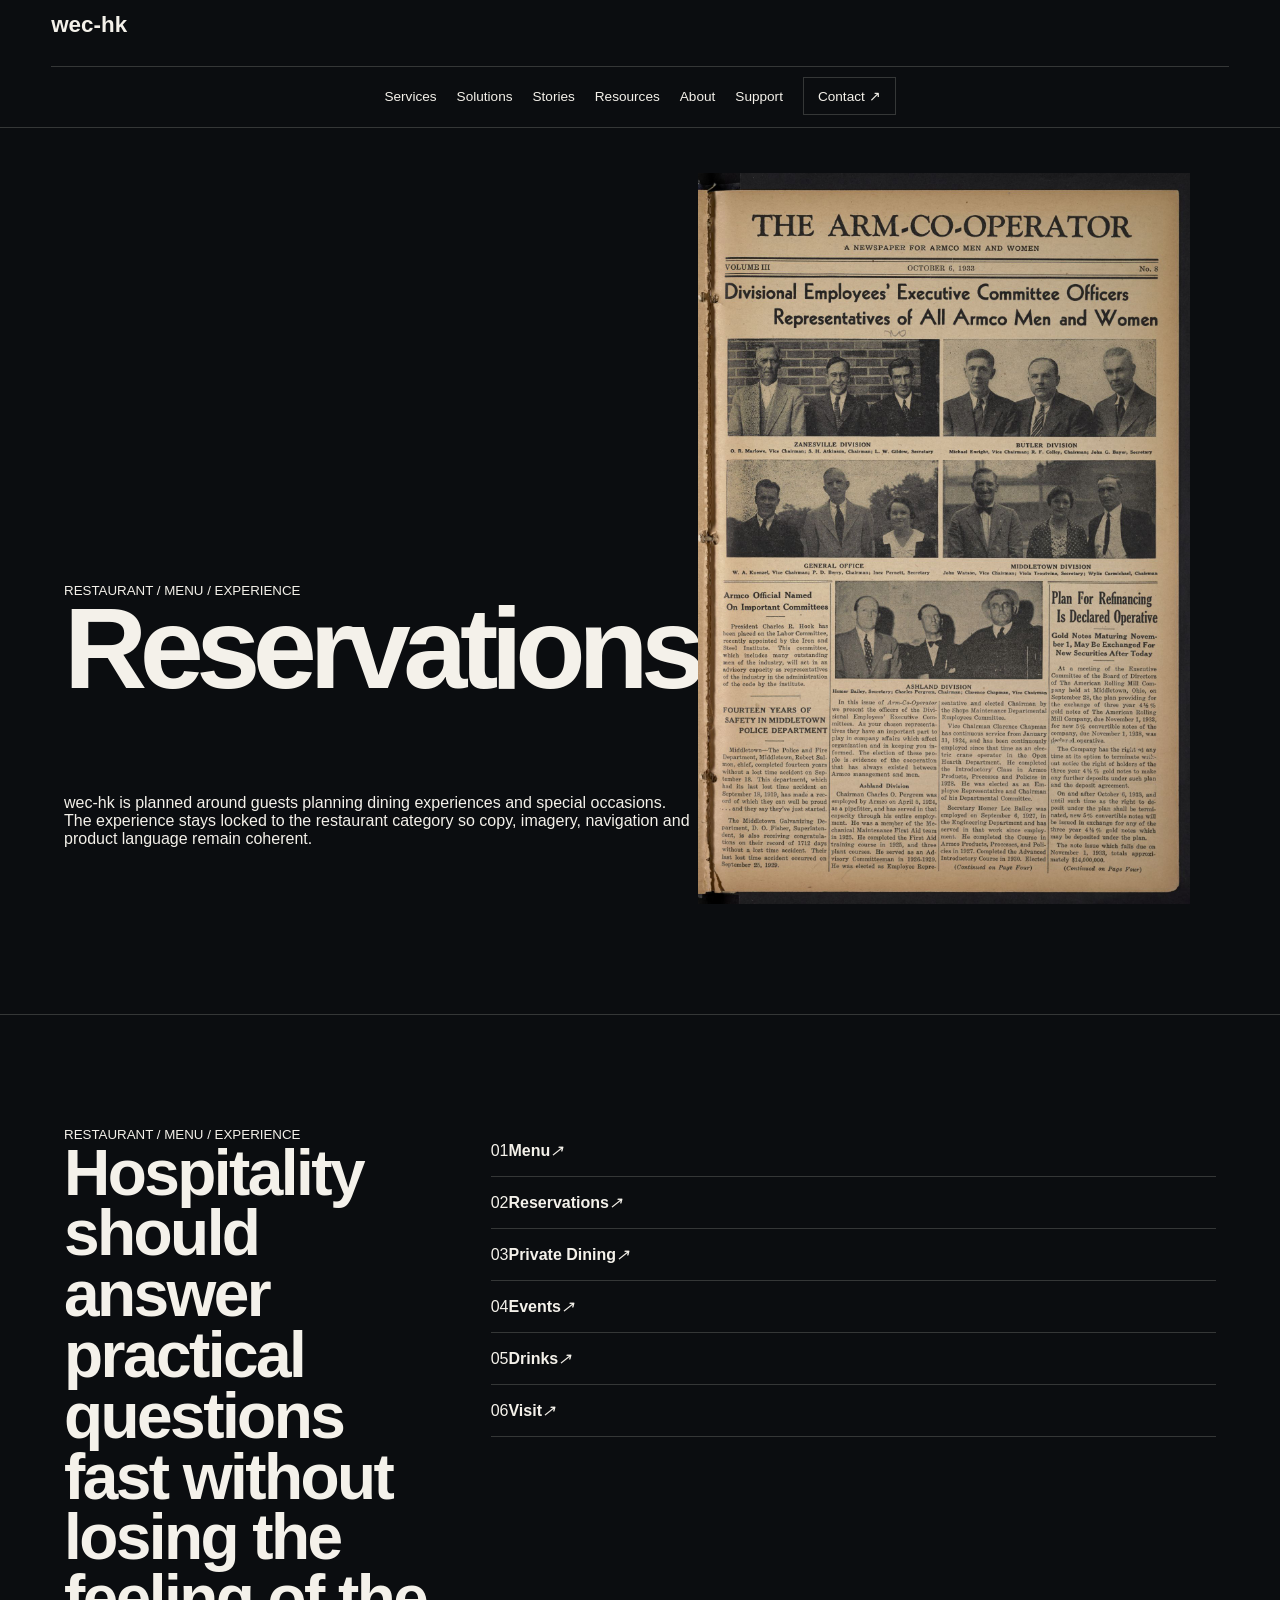
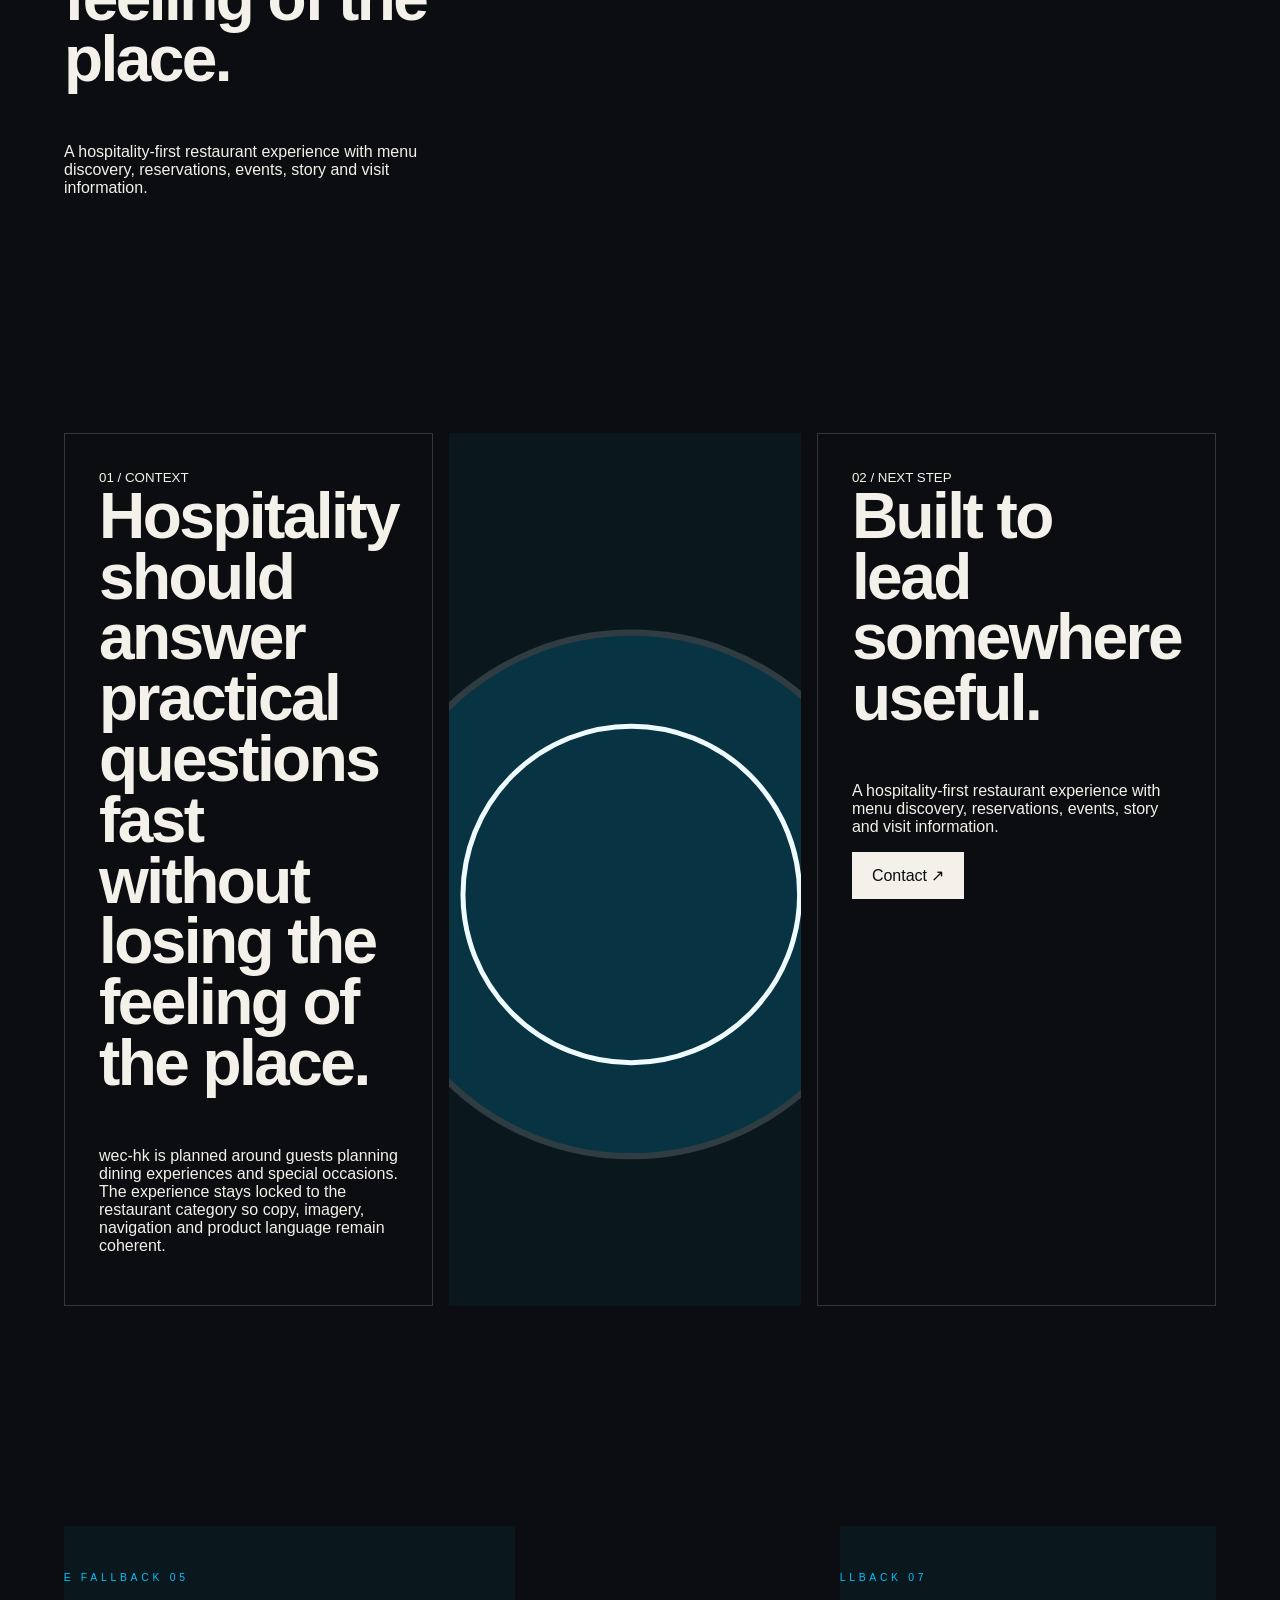
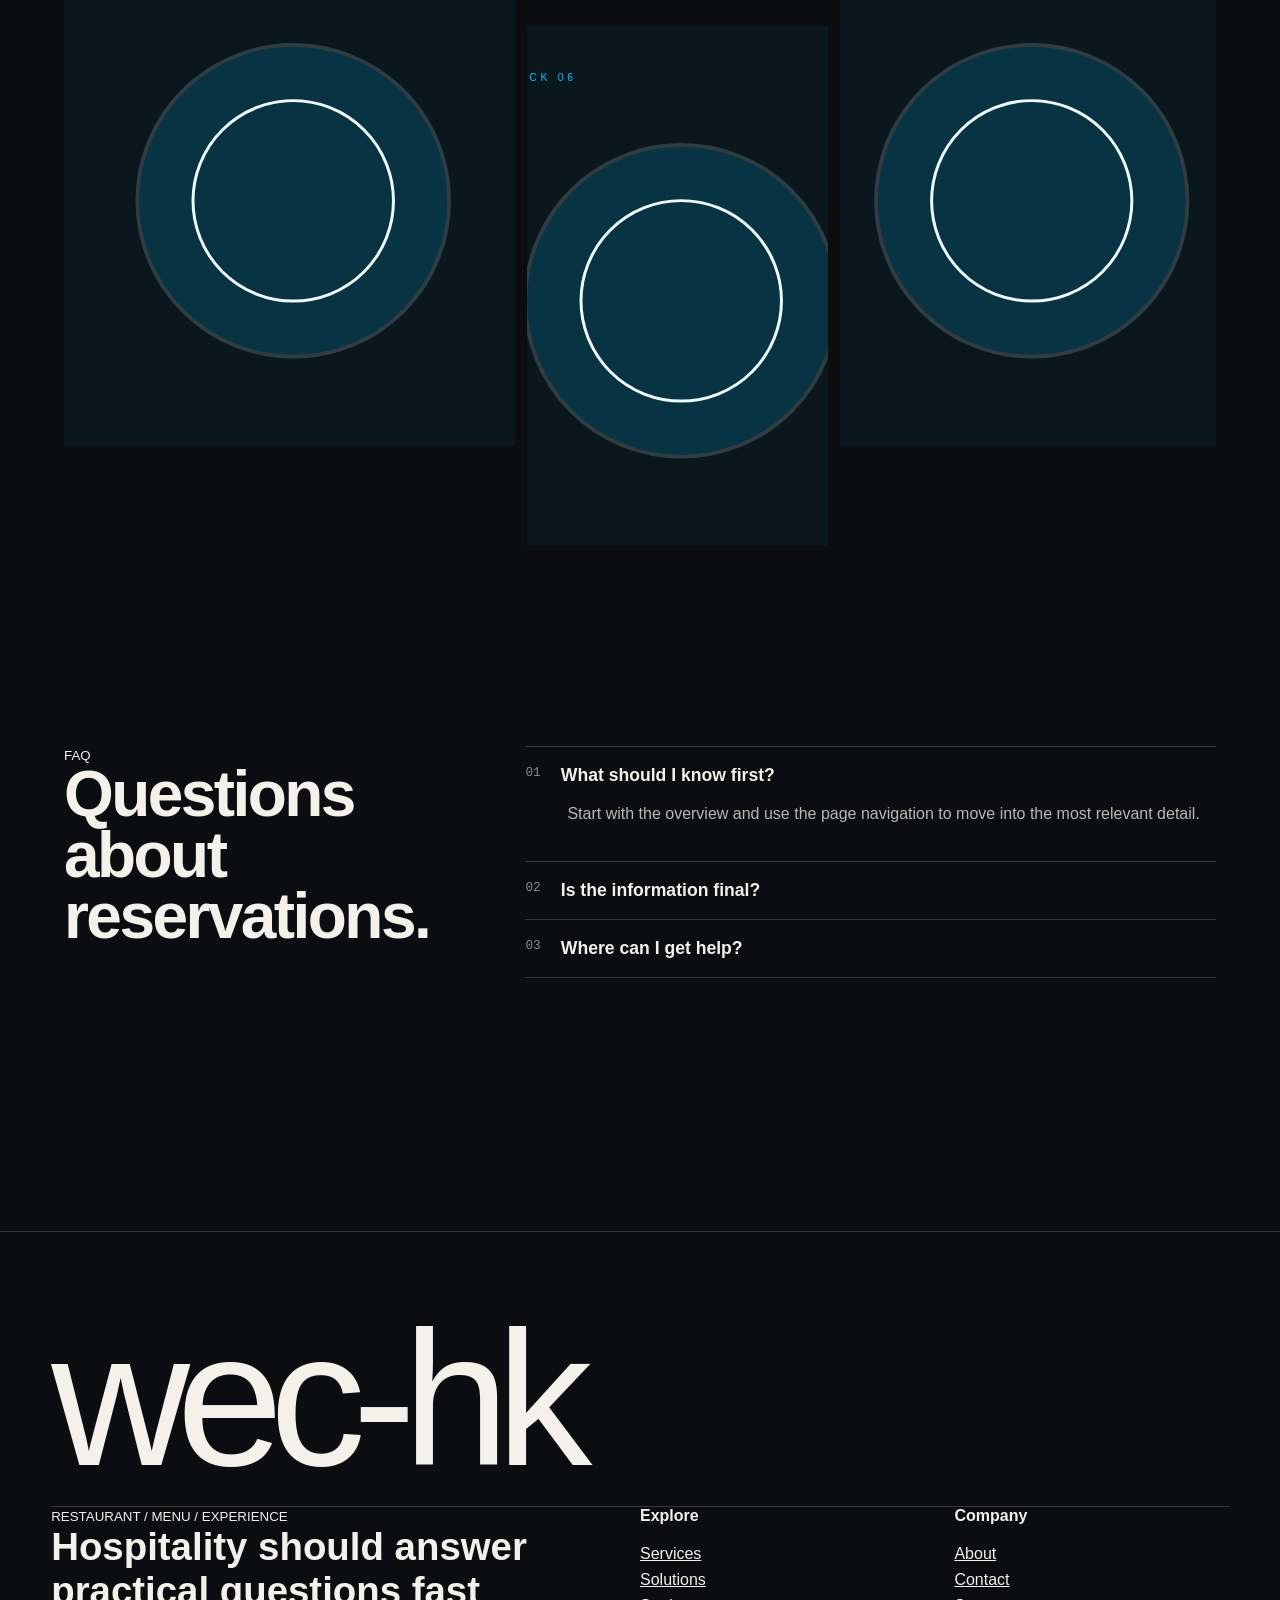
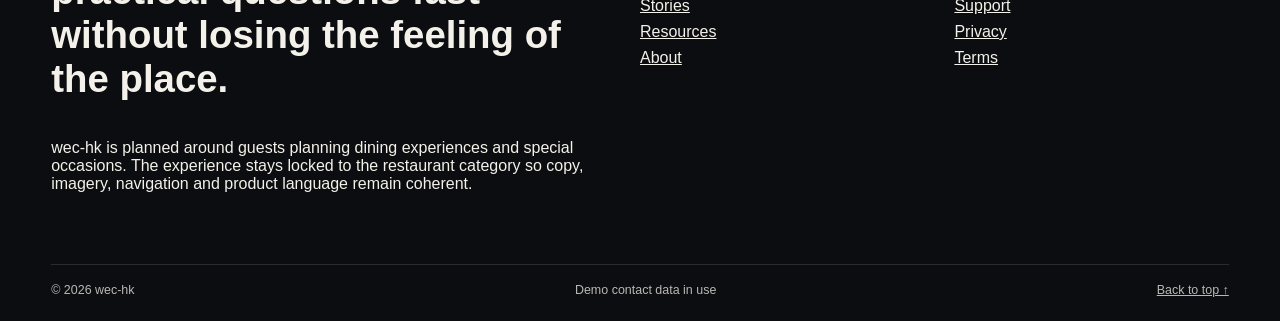
<file: reservations.html>
<!doctype html><html lang="en"><head>
    <meta charset="utf-8"><meta name="viewport" content="width=device-width,initial-scale=1">
    <title>Reservations — wec-hk</title><meta name="description" content="A hospitality-first restaurant experience with menu discovery, reservations, events, story and visit information.">
    <meta name="theme-color" content="#0b0d10">
    <meta property="og:title" content="Reservations — wec-hk"><meta property="og:description" content="A hospitality-first restaurant experience with menu discovery, reservations, events, story and visit information.">
    <meta property="og:type" content="website"><meta property="og:image" content="assets/project-preview.svg">
    <meta name="twitter:card" content="summary_large_image">
    <link rel="icon" href="assets/favicon.svg" type="image/svg+xml"><link rel="manifest" href="site.webmanifest"><link rel="stylesheet" href="assets/styles.css">
    <script defer src="assets/site.js"></script>
  </head>
    <body class="architecture-editorial-magazine type-compact-sans density-quiet">
      <header class="site-header nav-masthead">
    <a class="brand" href="index.html" aria-label="wec-hk home">wec-hk</a>
    <button class="menu-toggle" type="button" aria-expanded="false" aria-controls="primary-nav"><span>Menu</span><b>☰</b></button>
    <nav id="primary-nav"><a href="services.html">Services</a><a href="solutions.html">Solutions</a><a href="stories.html">Stories</a><a href="resources.html">Resources</a><a href="about.html">About</a><a href="support.html">Support</a><a class="nav-cta" href="contact.html">Contact ↗</a></nav>
  </header><main id="main">
        <section class="internal-hero pro-internal-hero">
          <div><small>RESTAURANT / MENU / EXPERIENCE</small><h1>Reservations</h1><p>wec-hk is planned around guests planning dining experiences and special occasions. The experience stays locked to the restaurant category so copy, imagery, navigation and product language remain coherent.</p></div>
          <figure><img src="assets/media/media-02.jpg" alt="Reservations hero" loading="lazy"></figure>
        </section>
        <section class="internal-body"><div><small>RESTAURANT / MENU / EXPERIENCE</small><h2>Hospitality should answer practical questions fast without losing the feeling of the place.</h2><p>A hospitality-first restaurant experience with menu discovery, reservations, events, story and visit information.</p></div><div class="internal-list"><a href="#"><span>01</span><strong>Menu</strong><i>↗</i></a><a href="#"><span>02</span><strong>Reservations</strong><i>↗</i></a><a href="#"><span>03</span><strong>Private Dining</strong><i>↗</i></a><a href="#"><span>04</span><strong>Events</strong><i>↗</i></a><a href="#"><span>05</span><strong>Drinks</strong><i>↗</i></a><a href="#"><span>06</span><strong>Visit</strong><i>↗</i></a></div></section><section class="internal-feature-grid">
      <article><small>01 / CONTEXT</small><h2>Hospitality should answer practical questions fast without losing the feeling of the place.</h2><p>wec-hk is planned around guests planning dining experiences and special occasions. The experience stays locked to the restaurant category so copy, imagery, navigation and product language remain coherent.</p></article>
      <figure><img src="assets/fallback/fallback-03.svg" alt="reservations visual" loading="lazy"></figure>
      <article><small>02 / NEXT STEP</small><h2>Built to lead somewhere useful.</h2><p>A hospitality-first restaurant experience with menu discovery, reservations, events, story and visit information.</p><a class="button" href="contact.html">Contact ↗</a></article>
    </section>
    <section class="internal-gallery"><figure><img src="assets/fallback/fallback-05.svg" alt="reservations gallery 1" loading="lazy"></figure><figure><img src="assets/fallback/fallback-06.svg" alt="reservations gallery 2" loading="lazy"></figure><figure><img src="assets/fallback/fallback-07.svg" alt="reservations gallery 3" loading="lazy"></figure></section>
    <section class="pro-faq internal-faq"><div class="section-heading"><small>FAQ</small><h2>Questions about reservations.</h2></div><div class="faq-list"><details open><summary><span>01</span>What should I know first?</summary><p>Start with the overview and use the page navigation to move into the most relevant detail.</p></details><details ><summary><span>02</span>Is the information final?</summary><p>Business-specific claims and demo data should be verified before production launch.</p></details><details ><summary><span>03</span>Where can I get help?</summary><p>Use the dedicated support and contact routes generated with the website.</p></details></div></section>
      </main><footer class="site-footer pro-footer">
    <div class="footer-title">wec-hk</div>
    <div class="footer-grid">
      <div><small>RESTAURANT / MENU / EXPERIENCE</small><h3>Hospitality should answer practical questions fast without losing the feeling of the place.</h3><p>wec-hk is planned around guests planning dining experiences and special occasions. The experience stays locked to the restaurant category so copy, imagery, navigation and product language remain coherent.</p></div>
      <nav><strong>Explore</strong><a href="services.html">Services</a><a href="solutions.html">Solutions</a><a href="stories.html">Stories</a><a href="resources.html">Resources</a><a href="about.html">About</a></nav>
      <nav><strong>Company</strong><a href="about.html">About</a><a href="contact.html">Contact</a><a href="support.html">Support</a><a href="privacy.html">Privacy</a><a href="terms.html">Terms</a></nav>
    </div>
    <div class="footer-bottom"><span>© 2026 wec-hk</span><span>Demo contact data in use</span><a href="#main">Back to top ↑</a></div>
  </footer>
    </body></html>
</file>
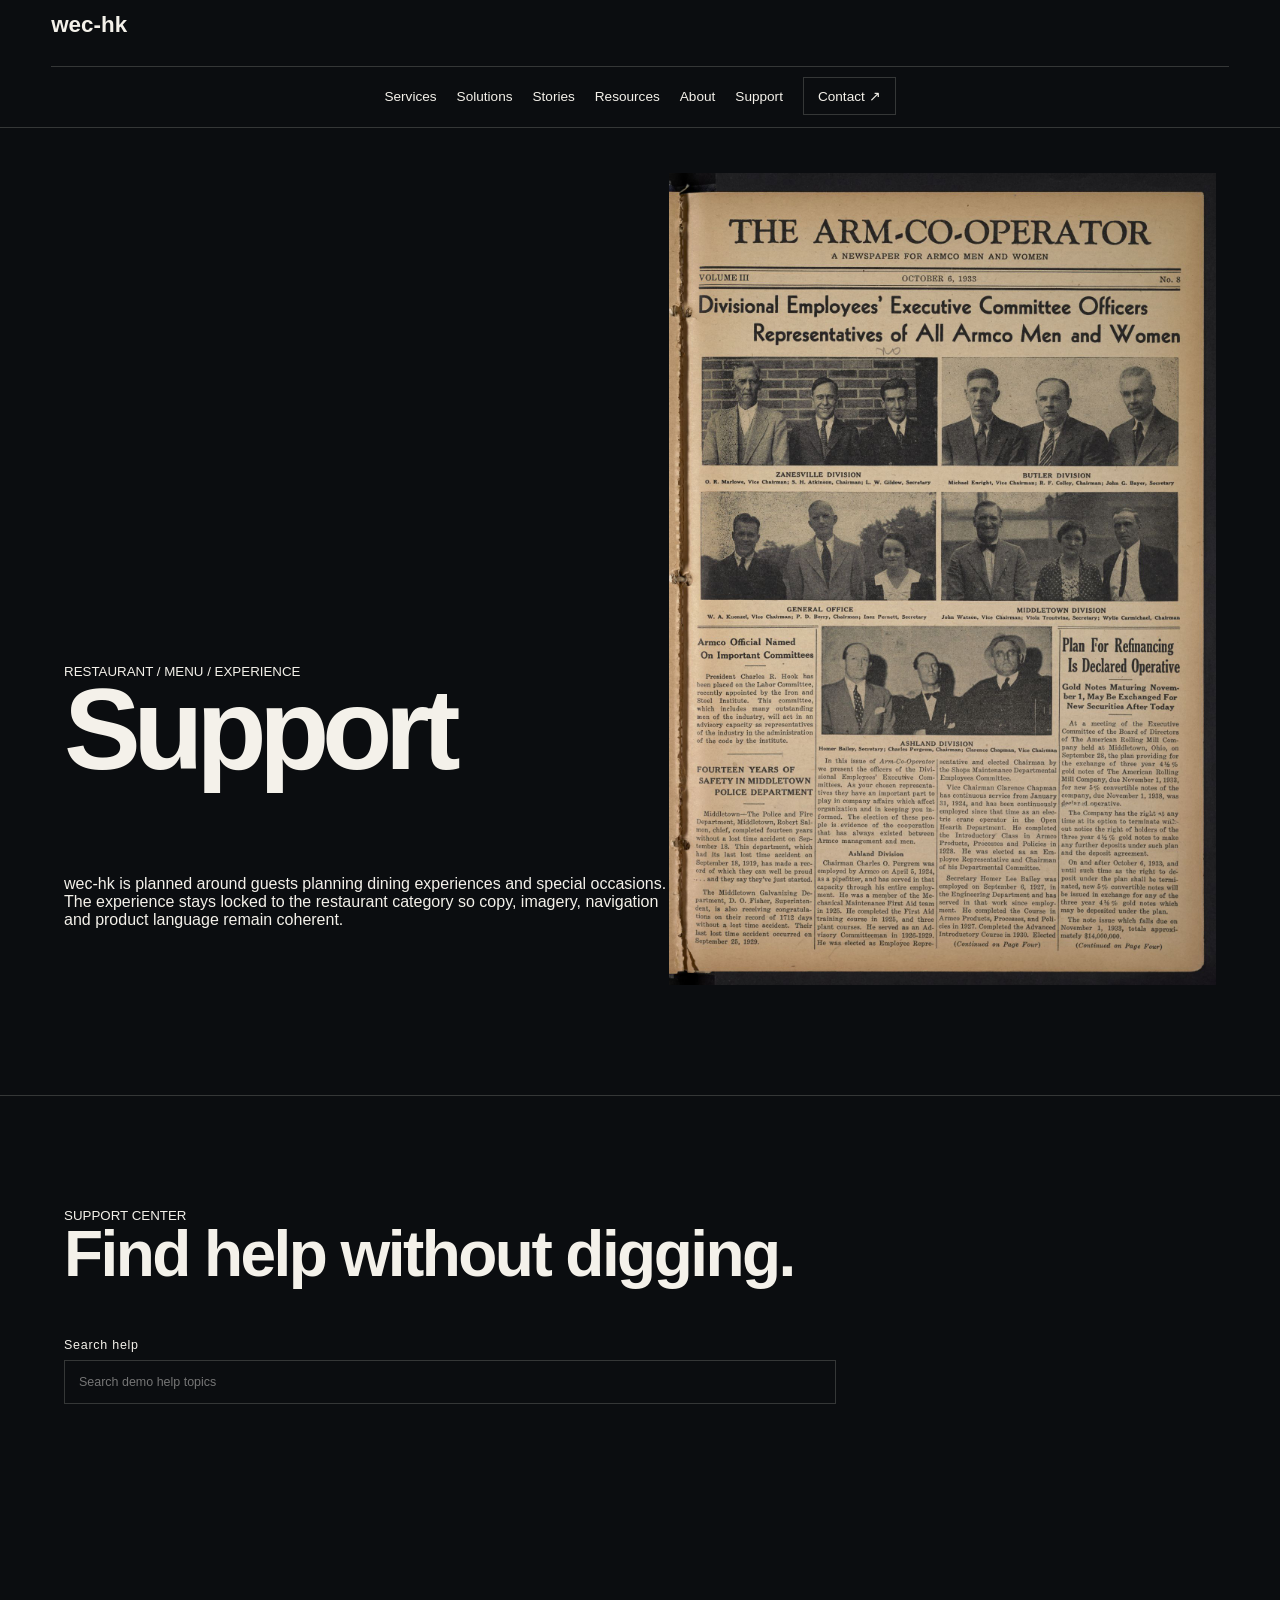
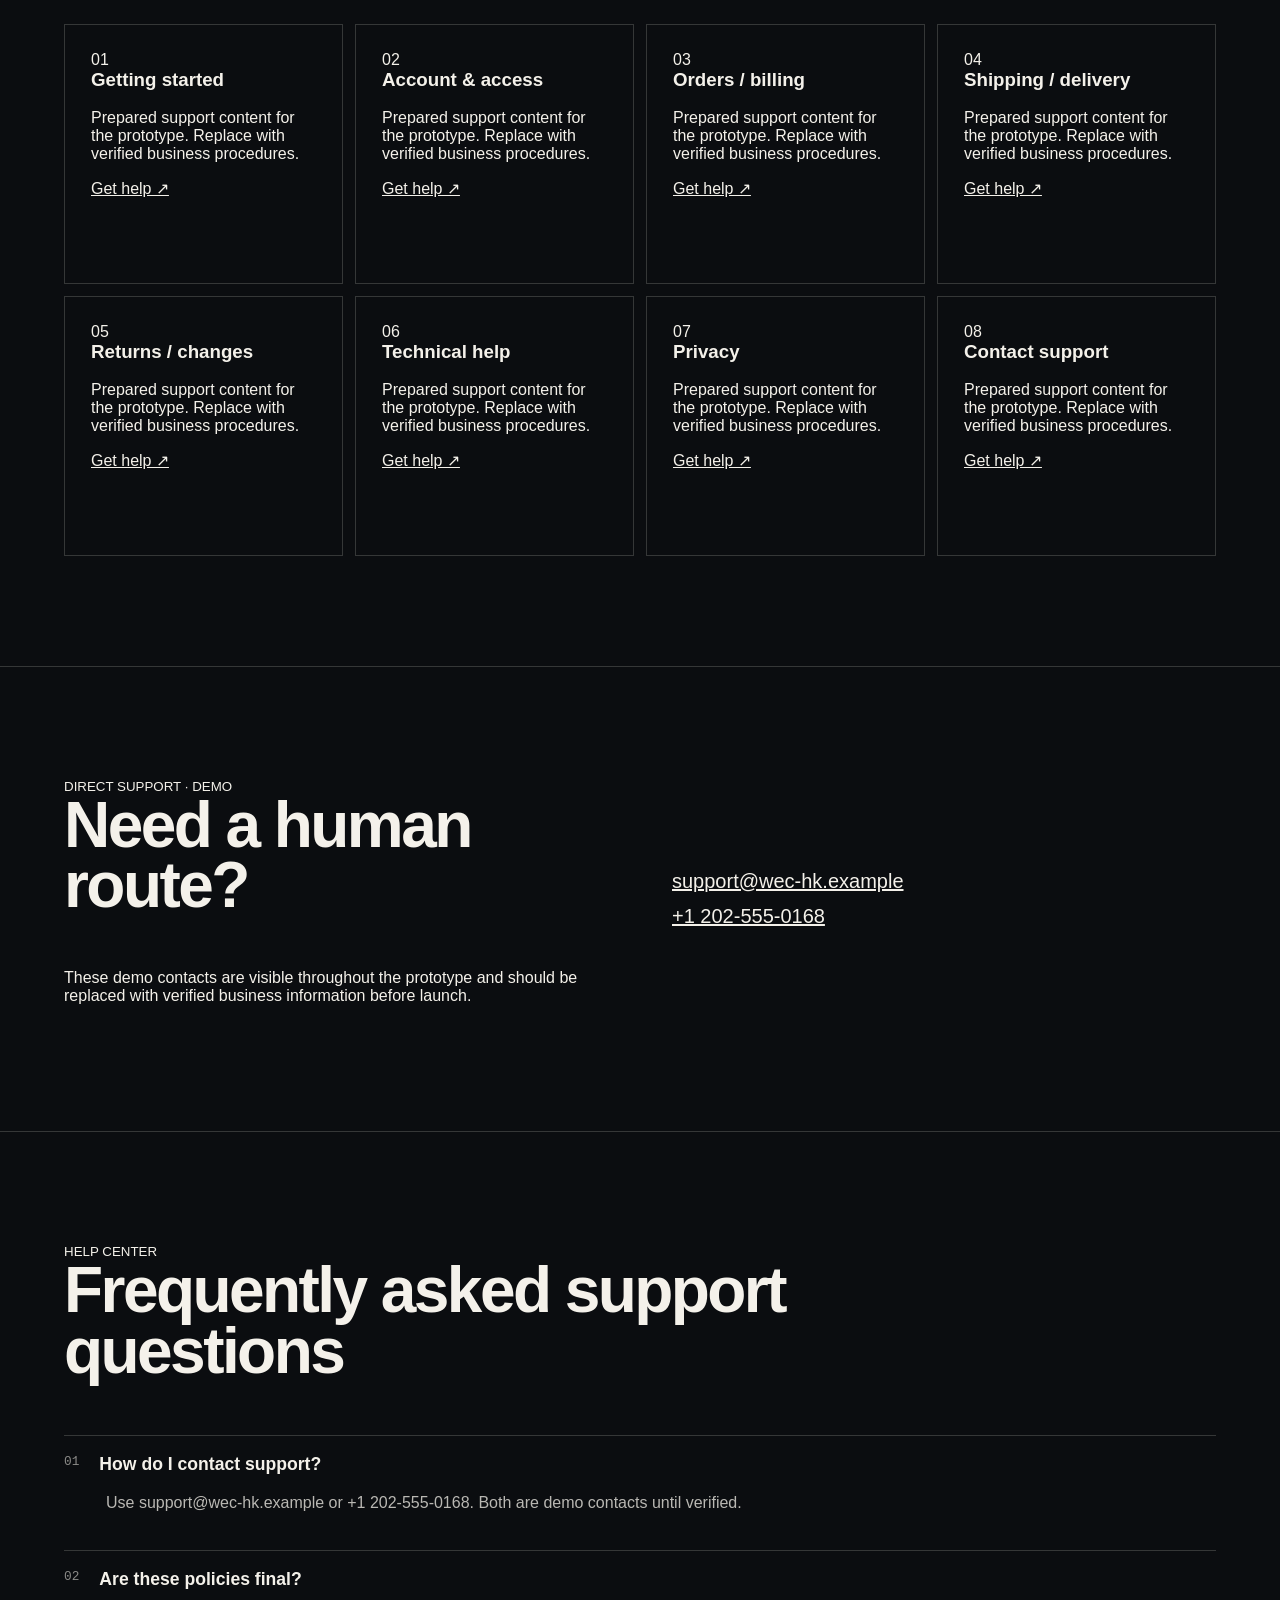
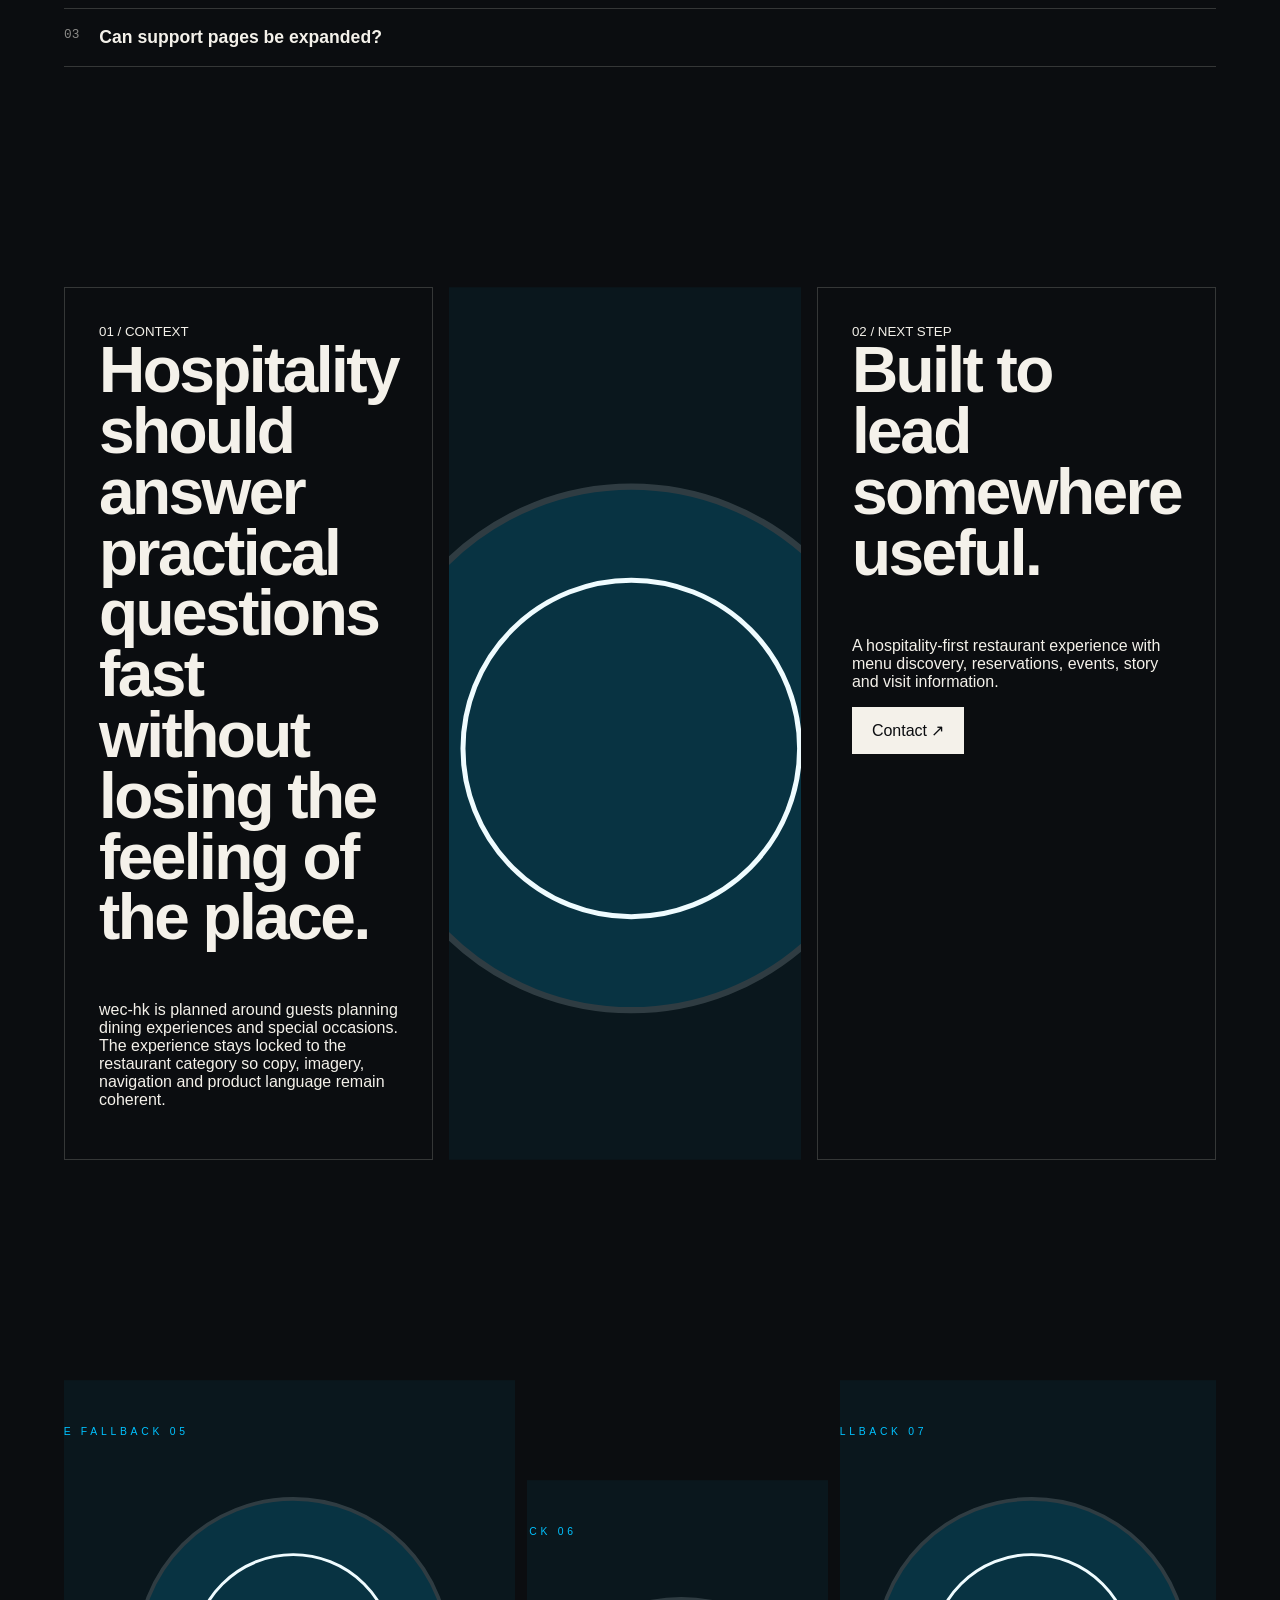
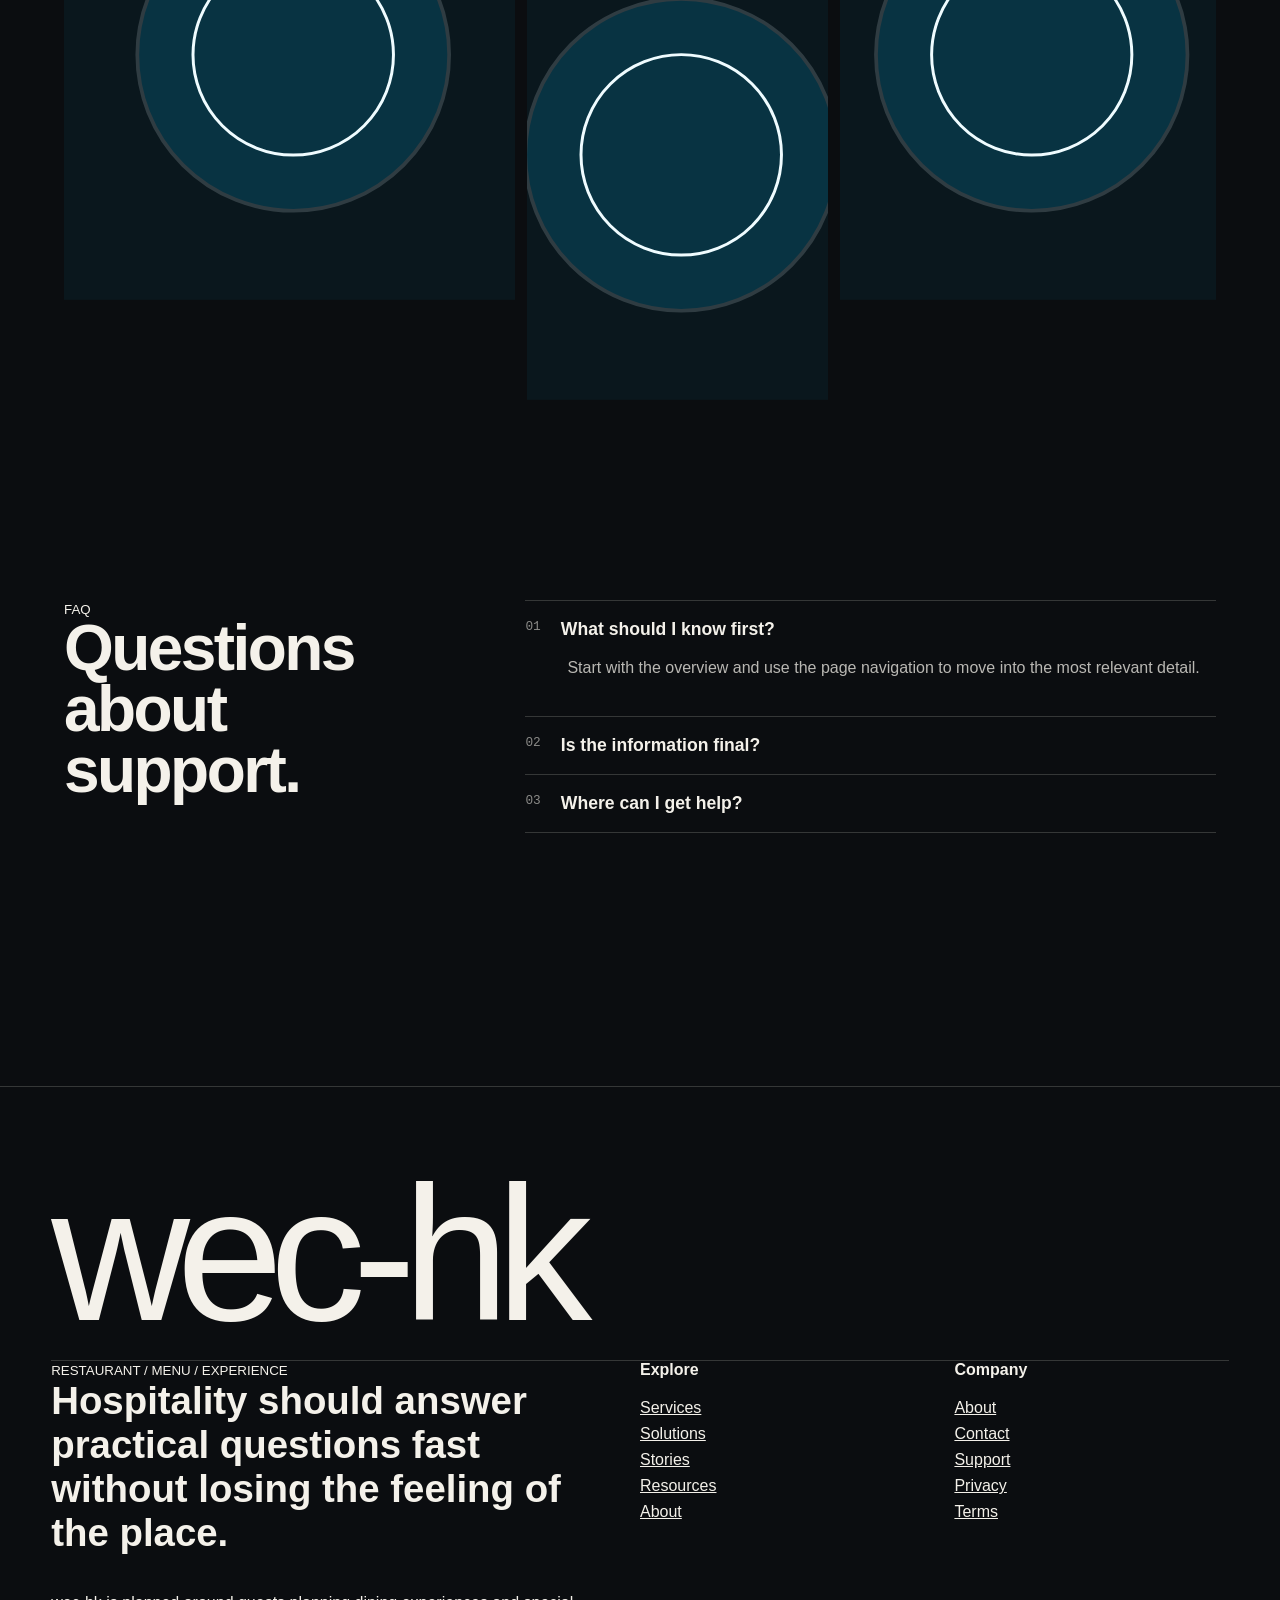
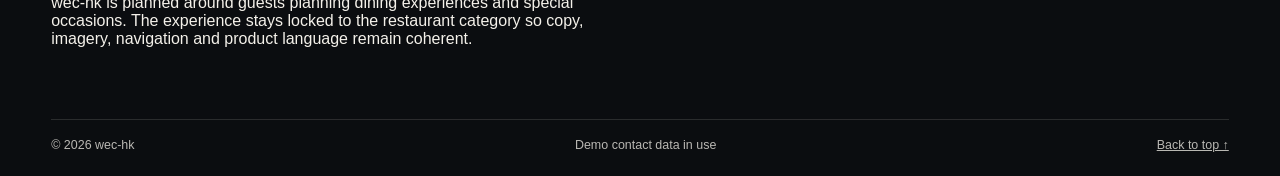
<file: support.html>
<!doctype html><html lang="en"><head>
    <meta charset="utf-8"><meta name="viewport" content="width=device-width,initial-scale=1">
    <title>Support — wec-hk</title><meta name="description" content="A hospitality-first restaurant experience with menu discovery, reservations, events, story and visit information.">
    <meta name="theme-color" content="#0b0d10">
    <meta property="og:title" content="Support — wec-hk"><meta property="og:description" content="A hospitality-first restaurant experience with menu discovery, reservations, events, story and visit information.">
    <meta property="og:type" content="website"><meta property="og:image" content="assets/project-preview.svg">
    <meta name="twitter:card" content="summary_large_image">
    <link rel="icon" href="assets/favicon.svg" type="image/svg+xml"><link rel="manifest" href="site.webmanifest"><link rel="stylesheet" href="assets/styles.css">
    <script defer src="assets/site.js"></script>
  </head>
    <body class="architecture-editorial-magazine type-compact-sans density-quiet">
      <header class="site-header nav-masthead">
    <a class="brand" href="index.html" aria-label="wec-hk home">wec-hk</a>
    <button class="menu-toggle" type="button" aria-expanded="false" aria-controls="primary-nav"><span>Menu</span><b>☰</b></button>
    <nav id="primary-nav"><a href="services.html">Services</a><a href="solutions.html">Solutions</a><a href="stories.html">Stories</a><a href="resources.html">Resources</a><a href="about.html">About</a><a href="support.html">Support</a><a class="nav-cta" href="contact.html">Contact ↗</a></nav>
  </header><main id="main">
        <section class="internal-hero pro-internal-hero">
          <div><small>RESTAURANT / MENU / EXPERIENCE</small><h1>Support</h1><p>wec-hk is planned around guests planning dining experiences and special occasions. The experience stays locked to the restaurant category so copy, imagery, navigation and product language remain coherent.</p></div>
          <figure><img src="assets/media/media-02.jpg" alt="Support hero" loading="lazy"></figure>
        </section>
        <section class="support-search"><small>SUPPORT CENTER</small><h2>Find help without digging.</h2><label>Search help<input class="support-search-input" type="search" placeholder="Search demo help topics"></label></section>
    <section class="support-topic-grid"><article class="support-topic searchable-card" data-search="getting started"><span>01</span><h3>Getting started</h3><p>Prepared support content for the prototype. Replace with verified business procedures.</p><a href="contact.html">Get help ↗</a></article><article class="support-topic searchable-card" data-search="account & access"><span>02</span><h3>Account & access</h3><p>Prepared support content for the prototype. Replace with verified business procedures.</p><a href="contact.html">Get help ↗</a></article><article class="support-topic searchable-card" data-search="orders / billing"><span>03</span><h3>Orders / billing</h3><p>Prepared support content for the prototype. Replace with verified business procedures.</p><a href="contact.html">Get help ↗</a></article><article class="support-topic searchable-card" data-search="shipping / delivery"><span>04</span><h3>Shipping / delivery</h3><p>Prepared support content for the prototype. Replace with verified business procedures.</p><a href="contact.html">Get help ↗</a></article><article class="support-topic searchable-card" data-search="returns / changes"><span>05</span><h3>Returns / changes</h3><p>Prepared support content for the prototype. Replace with verified business procedures.</p><a href="contact.html">Get help ↗</a></article><article class="support-topic searchable-card" data-search="technical help"><span>06</span><h3>Technical help</h3><p>Prepared support content for the prototype. Replace with verified business procedures.</p><a href="contact.html">Get help ↗</a></article><article class="support-topic searchable-card" data-search="privacy"><span>07</span><h3>Privacy</h3><p>Prepared support content for the prototype. Replace with verified business procedures.</p><a href="contact.html">Get help ↗</a></article><article class="support-topic searchable-card" data-search="contact support"><span>08</span><h3>Contact support</h3><p>Prepared support content for the prototype. Replace with verified business procedures.</p><a href="contact.html">Get help ↗</a></article></section>
    <section class="support-direct-pro"><div><small>DIRECT SUPPORT · DEMO</small><h2>Need a human route?</h2><p>These demo contacts are visible throughout the prototype and should be replaced with verified business information before launch.</p></div><div><a href="mailto:support@wec-hk.example">support@wec-hk.example</a><a href="tel:+1 202-555-0168">+1 202-555-0168</a></div></section>
    <section class="page-faq"><div class="section-heading"><small>HELP CENTER</small><h2>Frequently asked support questions</h2></div><div class="faq-list"><details open><summary><span>01</span>How do I contact support?</summary><p>Use support@wec-hk.example or +1 202-555-0168. Both are demo contacts until verified.</p></details><details ><summary><span>02</span>Are these policies final?</summary><p>No. The generated support information is prototype content until verified.</p></details><details ><summary><span>03</span>Can support pages be expanded?</summary><p>Yes. V41 structures them as separate routes so real knowledge-base content can be added later.</p></details></div></section><section class="internal-feature-grid">
      <article><small>01 / CONTEXT</small><h2>Hospitality should answer practical questions fast without losing the feeling of the place.</h2><p>wec-hk is planned around guests planning dining experiences and special occasions. The experience stays locked to the restaurant category so copy, imagery, navigation and product language remain coherent.</p></article>
      <figure><img src="assets/fallback/fallback-03.svg" alt="support visual" loading="lazy"></figure>
      <article><small>02 / NEXT STEP</small><h2>Built to lead somewhere useful.</h2><p>A hospitality-first restaurant experience with menu discovery, reservations, events, story and visit information.</p><a class="button" href="contact.html">Contact ↗</a></article>
    </section>
    <section class="internal-gallery"><figure><img src="assets/fallback/fallback-05.svg" alt="support gallery 1" loading="lazy"></figure><figure><img src="assets/fallback/fallback-06.svg" alt="support gallery 2" loading="lazy"></figure><figure><img src="assets/fallback/fallback-07.svg" alt="support gallery 3" loading="lazy"></figure></section>
    <section class="pro-faq internal-faq"><div class="section-heading"><small>FAQ</small><h2>Questions about support.</h2></div><div class="faq-list"><details open><summary><span>01</span>What should I know first?</summary><p>Start with the overview and use the page navigation to move into the most relevant detail.</p></details><details ><summary><span>02</span>Is the information final?</summary><p>Business-specific claims and demo data should be verified before production launch.</p></details><details ><summary><span>03</span>Where can I get help?</summary><p>Use the dedicated support and contact routes generated with the website.</p></details></div></section>
      </main><footer class="site-footer pro-footer">
    <div class="footer-title">wec-hk</div>
    <div class="footer-grid">
      <div><small>RESTAURANT / MENU / EXPERIENCE</small><h3>Hospitality should answer practical questions fast without losing the feeling of the place.</h3><p>wec-hk is planned around guests planning dining experiences and special occasions. The experience stays locked to the restaurant category so copy, imagery, navigation and product language remain coherent.</p></div>
      <nav><strong>Explore</strong><a href="services.html">Services</a><a href="solutions.html">Solutions</a><a href="stories.html">Stories</a><a href="resources.html">Resources</a><a href="about.html">About</a></nav>
      <nav><strong>Company</strong><a href="about.html">About</a><a href="contact.html">Contact</a><a href="support.html">Support</a><a href="privacy.html">Privacy</a><a href="terms.html">Terms</a></nav>
    </div>
    <div class="footer-bottom"><span>© 2026 wec-hk</span><span>Demo contact data in use</span><a href="#main">Back to top ↑</a></div>
  </footer>
    </body></html>
</file>
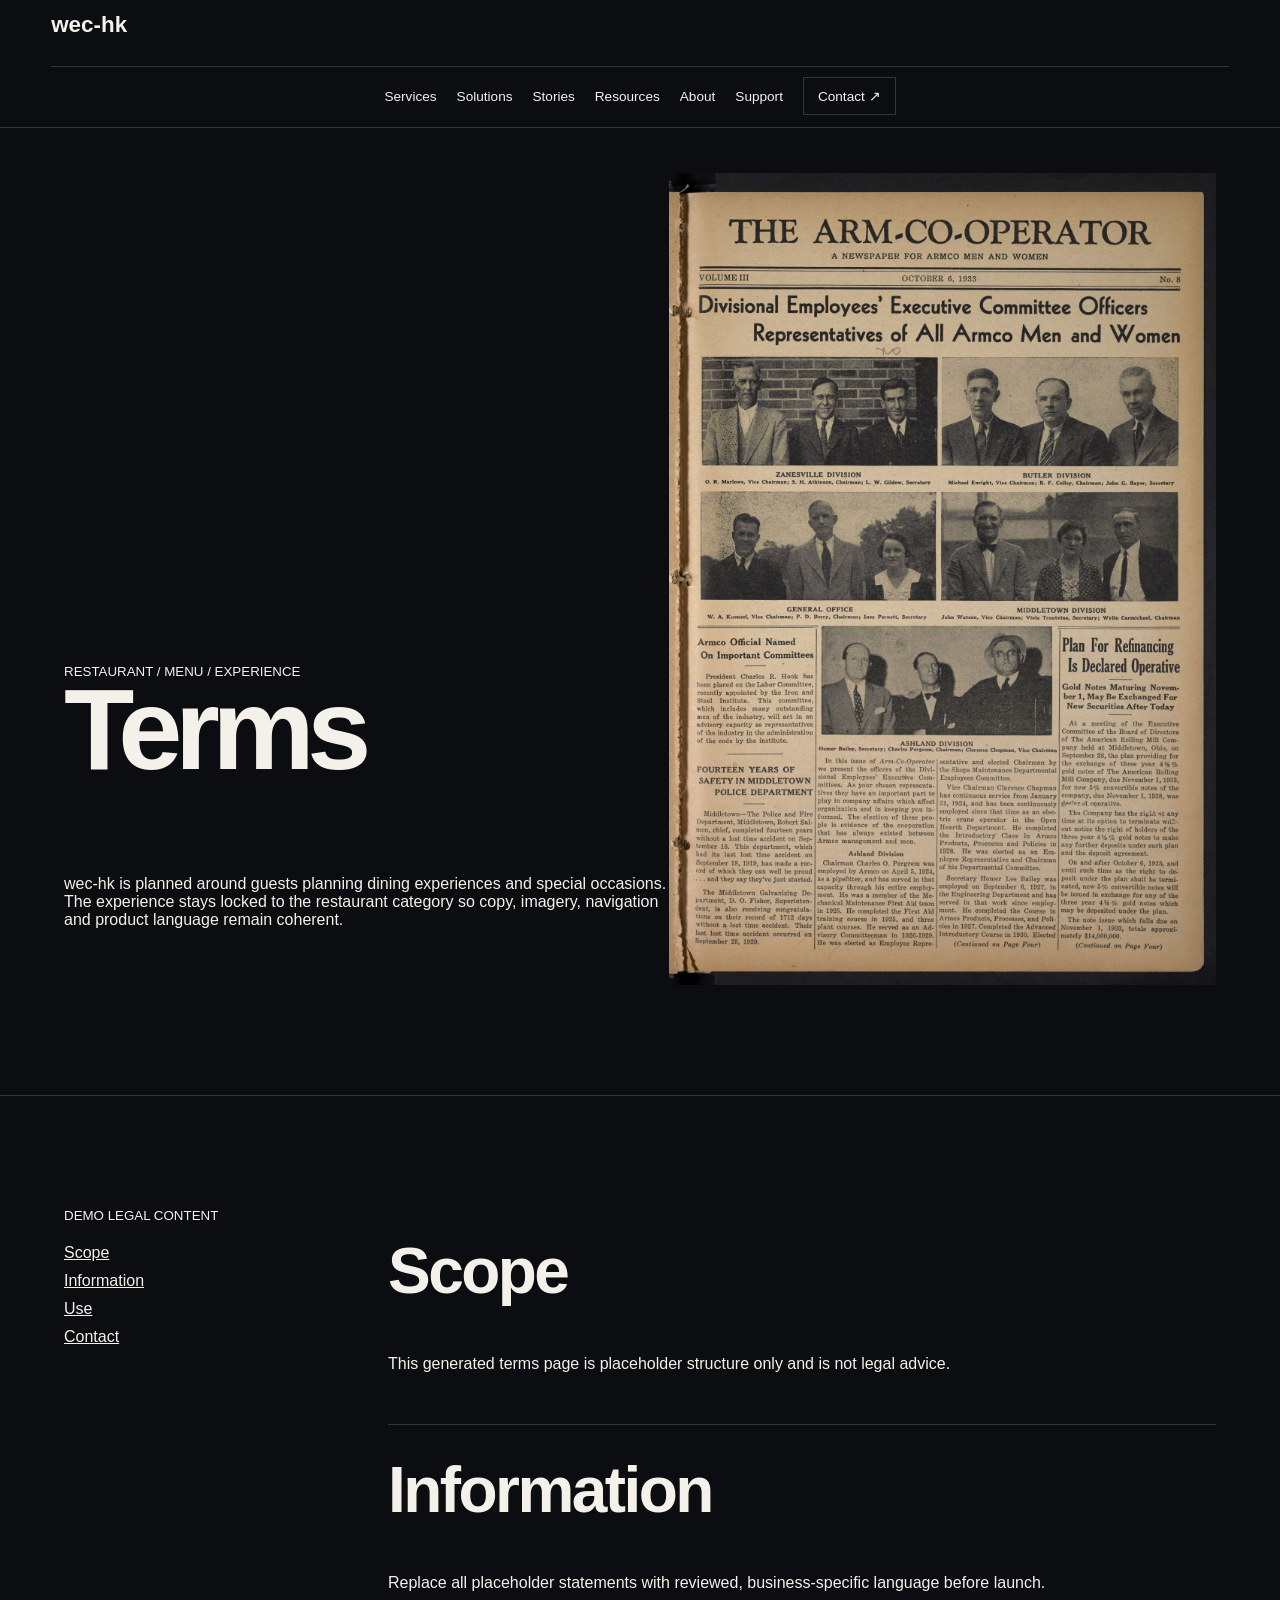
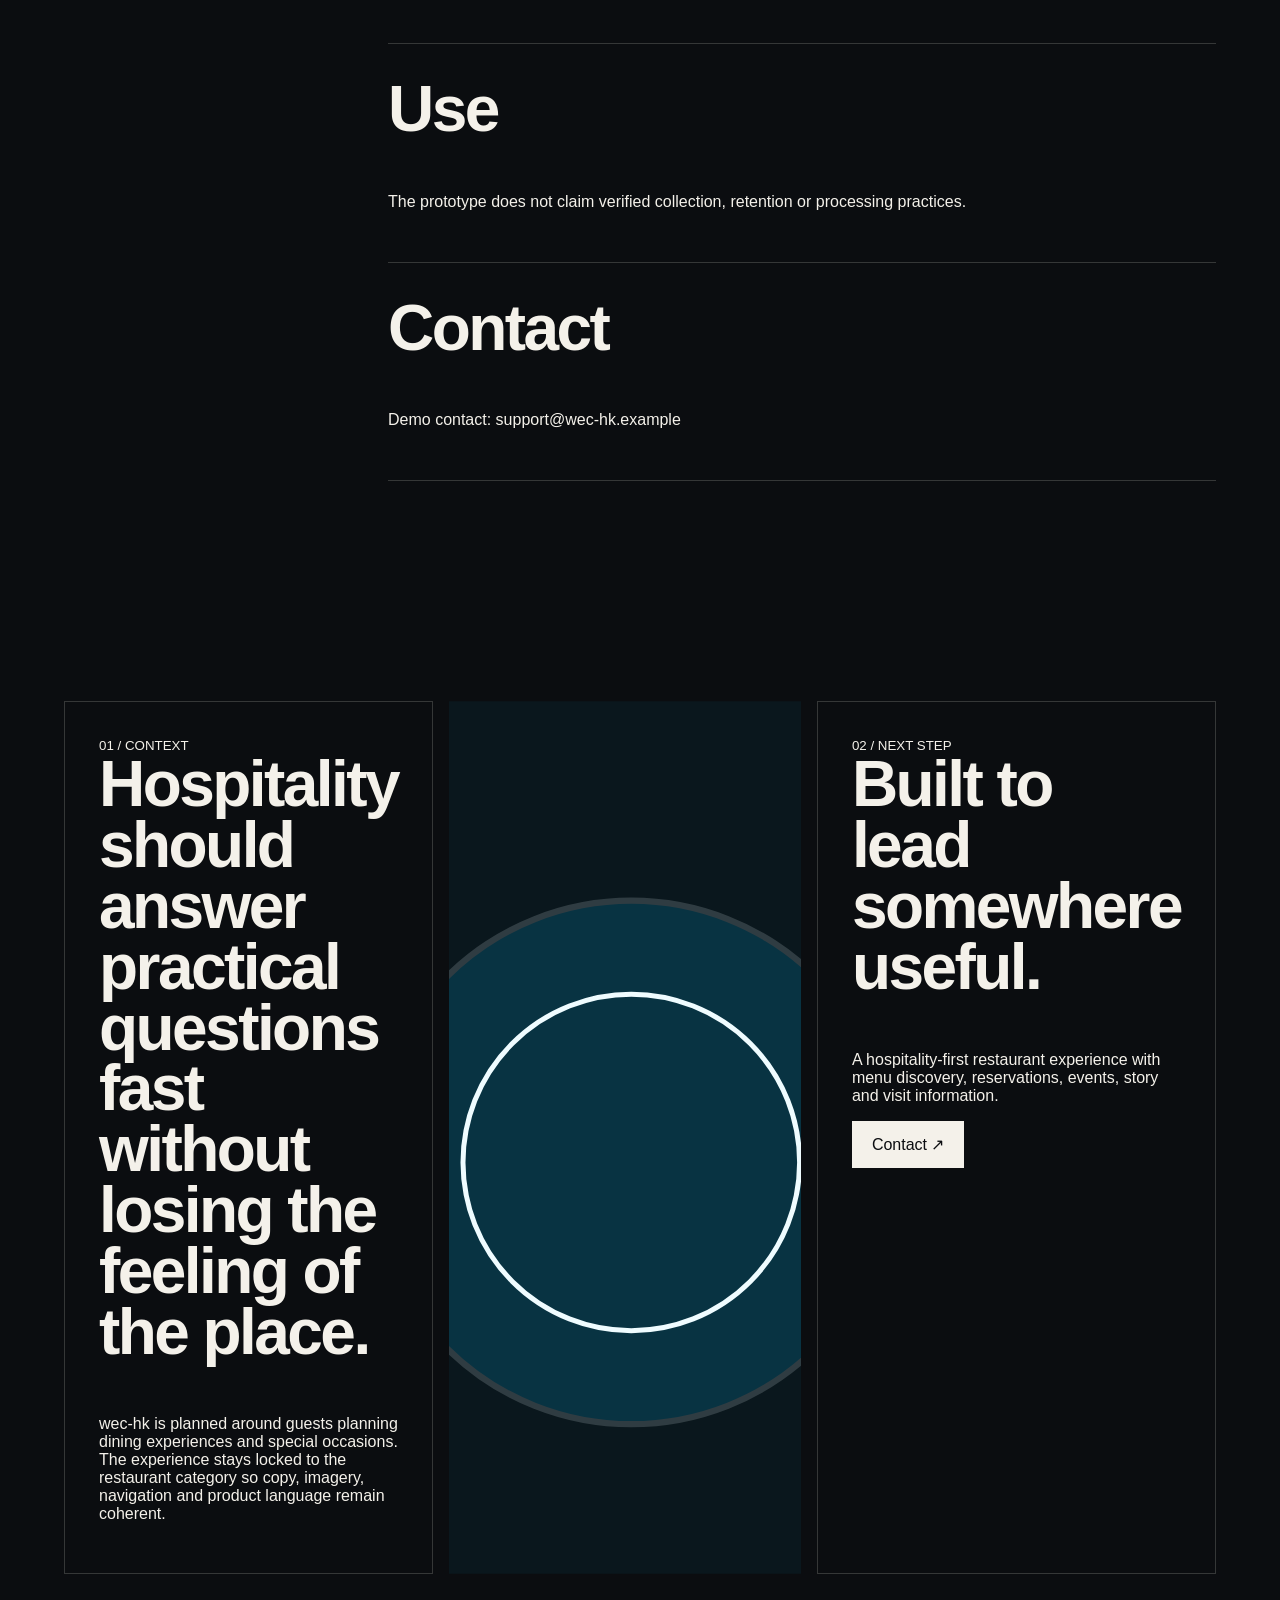
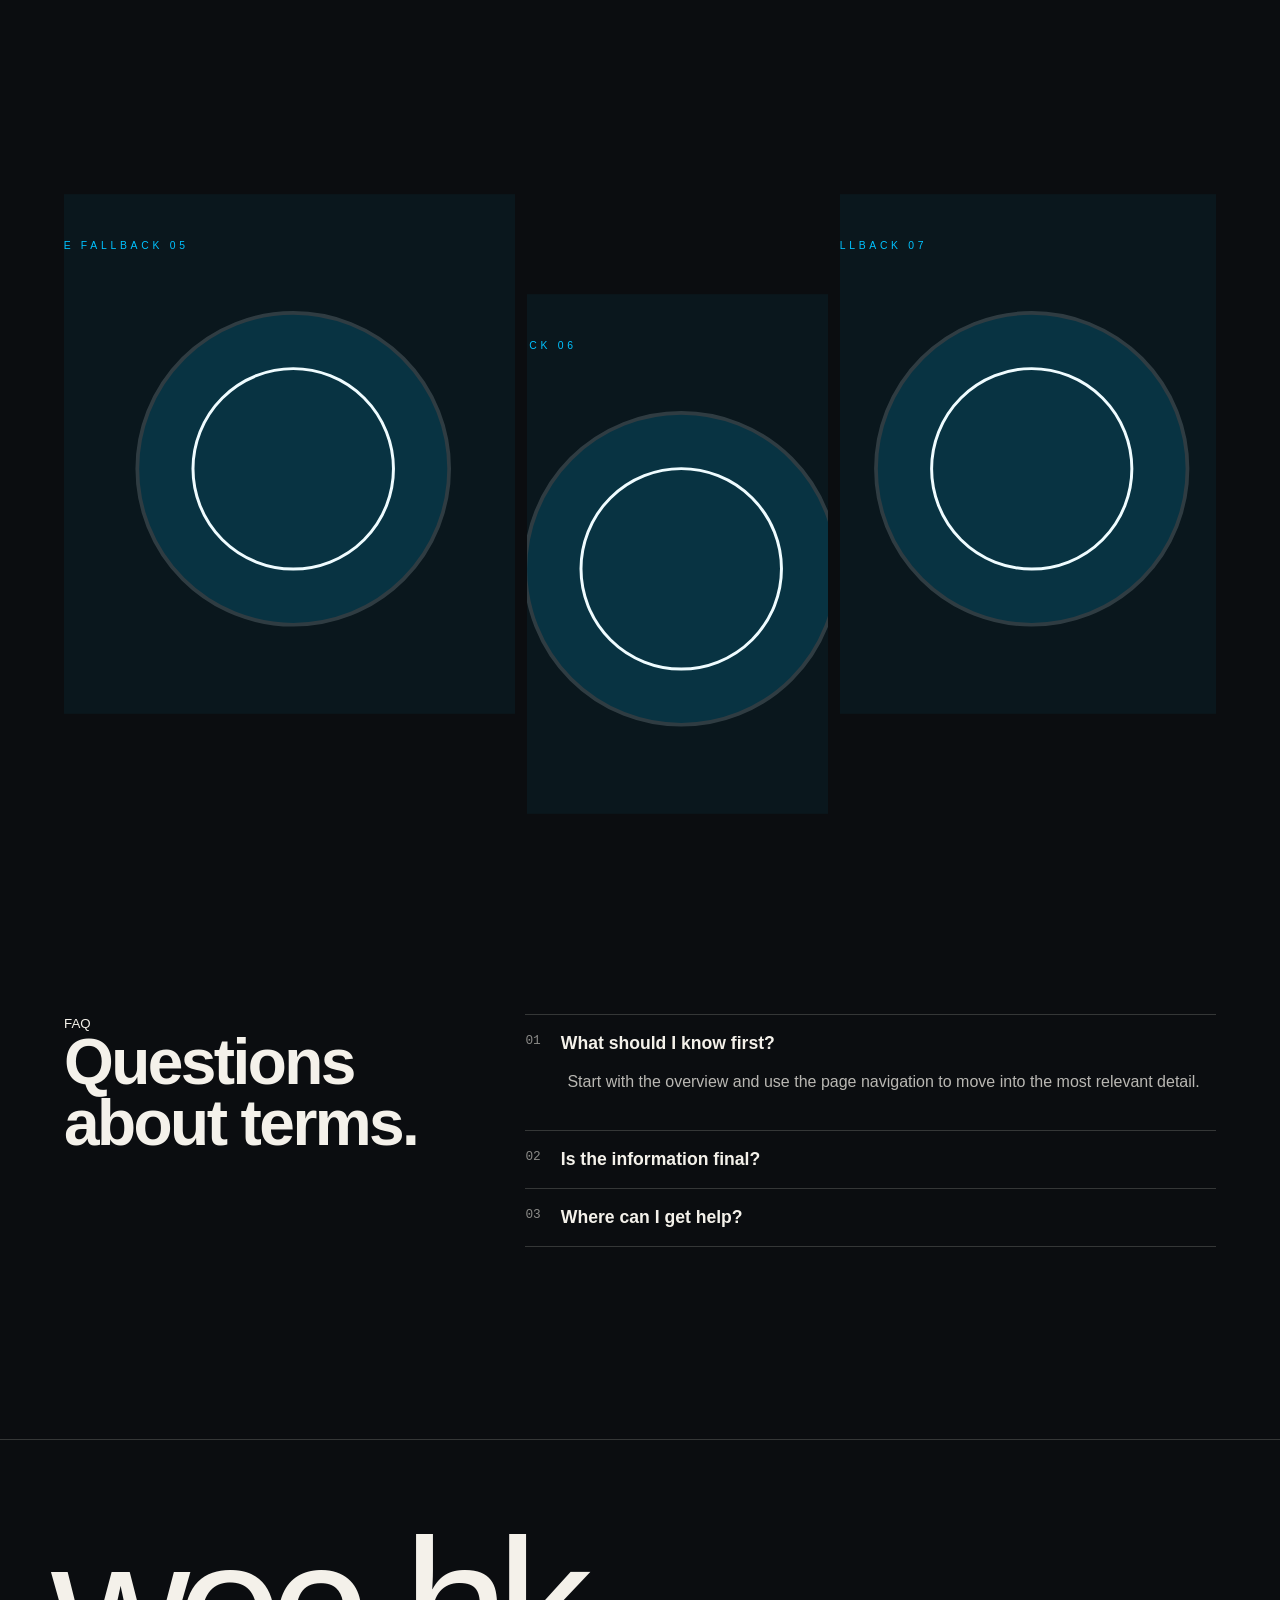
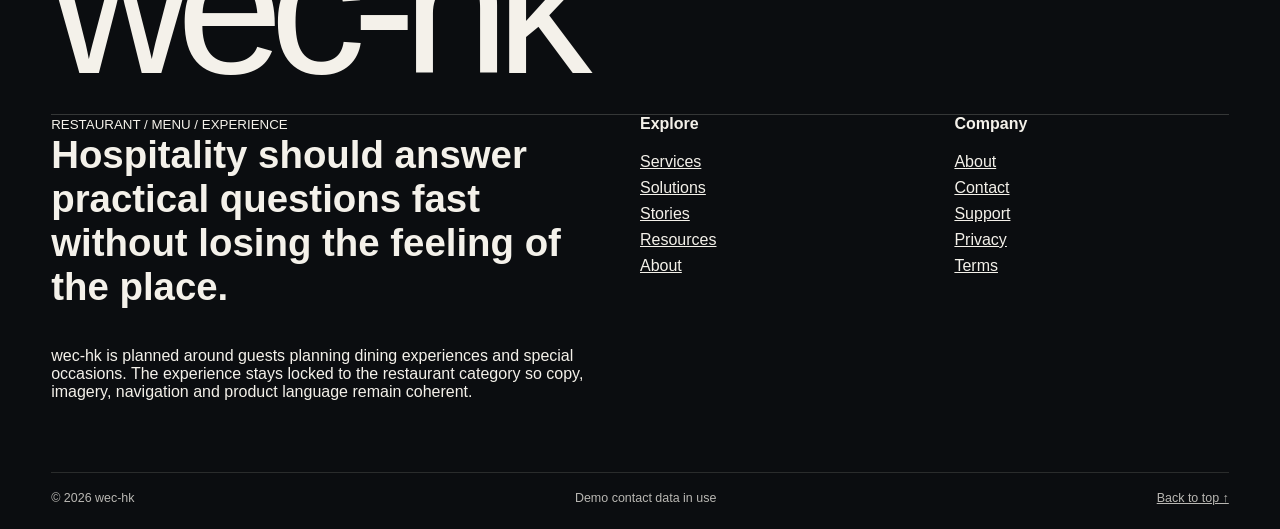
<file: terms.html>
<!doctype html><html lang="en"><head>
    <meta charset="utf-8"><meta name="viewport" content="width=device-width,initial-scale=1">
    <title>Terms — wec-hk</title><meta name="description" content="A hospitality-first restaurant experience with menu discovery, reservations, events, story and visit information.">
    <meta name="theme-color" content="#0b0d10">
    <meta property="og:title" content="Terms — wec-hk"><meta property="og:description" content="A hospitality-first restaurant experience with menu discovery, reservations, events, story and visit information.">
    <meta property="og:type" content="website"><meta property="og:image" content="assets/project-preview.svg">
    <meta name="twitter:card" content="summary_large_image">
    <link rel="icon" href="assets/favicon.svg" type="image/svg+xml"><link rel="manifest" href="site.webmanifest"><link rel="stylesheet" href="assets/styles.css">
    <script defer src="assets/site.js"></script>
  </head>
    <body class="architecture-editorial-magazine type-compact-sans density-quiet">
      <header class="site-header nav-masthead">
    <a class="brand" href="index.html" aria-label="wec-hk home">wec-hk</a>
    <button class="menu-toggle" type="button" aria-expanded="false" aria-controls="primary-nav"><span>Menu</span><b>☰</b></button>
    <nav id="primary-nav"><a href="services.html">Services</a><a href="solutions.html">Solutions</a><a href="stories.html">Stories</a><a href="resources.html">Resources</a><a href="about.html">About</a><a href="support.html">Support</a><a class="nav-cta" href="contact.html">Contact ↗</a></nav>
  </header><main id="main">
        <section class="internal-hero pro-internal-hero">
          <div><small>RESTAURANT / MENU / EXPERIENCE</small><h1>Terms</h1><p>wec-hk is planned around guests planning dining experiences and special occasions. The experience stays locked to the restaurant category so copy, imagery, navigation and product language remain coherent.</p></div>
          <figure><img src="assets/media/media-02.jpg" alt="Terms hero" loading="lazy"></figure>
        </section>
        <section class="legal-layout"><aside><small>DEMO LEGAL CONTENT</small><nav><a href="#scope">Scope</a><a href="#data">Information</a><a href="#use">Use</a><a href="#contact">Contact</a></nav></aside><article><section id="scope"><h2>Scope</h2><p>This generated terms page is placeholder structure only and is not legal advice.</p></section><section id="data"><h2>Information</h2><p>Replace all placeholder statements with reviewed, business-specific language before launch.</p></section><section id="use"><h2>Use</h2><p>The prototype does not claim verified collection, retention or processing practices.</p></section><section id="contact"><h2>Contact</h2><p>Demo contact: support@wec-hk.example</p></section></article></section><section class="internal-feature-grid">
      <article><small>01 / CONTEXT</small><h2>Hospitality should answer practical questions fast without losing the feeling of the place.</h2><p>wec-hk is planned around guests planning dining experiences and special occasions. The experience stays locked to the restaurant category so copy, imagery, navigation and product language remain coherent.</p></article>
      <figure><img src="assets/fallback/fallback-03.svg" alt="terms visual" loading="lazy"></figure>
      <article><small>02 / NEXT STEP</small><h2>Built to lead somewhere useful.</h2><p>A hospitality-first restaurant experience with menu discovery, reservations, events, story and visit information.</p><a class="button" href="contact.html">Contact ↗</a></article>
    </section>
    <section class="internal-gallery"><figure><img src="assets/fallback/fallback-05.svg" alt="terms gallery 1" loading="lazy"></figure><figure><img src="assets/fallback/fallback-06.svg" alt="terms gallery 2" loading="lazy"></figure><figure><img src="assets/fallback/fallback-07.svg" alt="terms gallery 3" loading="lazy"></figure></section>
    <section class="pro-faq internal-faq"><div class="section-heading"><small>FAQ</small><h2>Questions about terms.</h2></div><div class="faq-list"><details open><summary><span>01</span>What should I know first?</summary><p>Start with the overview and use the page navigation to move into the most relevant detail.</p></details><details ><summary><span>02</span>Is the information final?</summary><p>Business-specific claims and demo data should be verified before production launch.</p></details><details ><summary><span>03</span>Where can I get help?</summary><p>Use the dedicated support and contact routes generated with the website.</p></details></div></section>
      </main><footer class="site-footer pro-footer">
    <div class="footer-title">wec-hk</div>
    <div class="footer-grid">
      <div><small>RESTAURANT / MENU / EXPERIENCE</small><h3>Hospitality should answer practical questions fast without losing the feeling of the place.</h3><p>wec-hk is planned around guests planning dining experiences and special occasions. The experience stays locked to the restaurant category so copy, imagery, navigation and product language remain coherent.</p></div>
      <nav><strong>Explore</strong><a href="services.html">Services</a><a href="solutions.html">Solutions</a><a href="stories.html">Stories</a><a href="resources.html">Resources</a><a href="about.html">About</a></nav>
      <nav><strong>Company</strong><a href="about.html">About</a><a href="contact.html">Contact</a><a href="support.html">Support</a><a href="privacy.html">Privacy</a><a href="terms.html">Terms</a></nav>
    </div>
    <div class="footer-bottom"><span>© 2026 wec-hk</span><span>Demo contact data in use</span><a href="#main">Back to top ↑</a></div>
  </footer>
    </body></html>
</file>
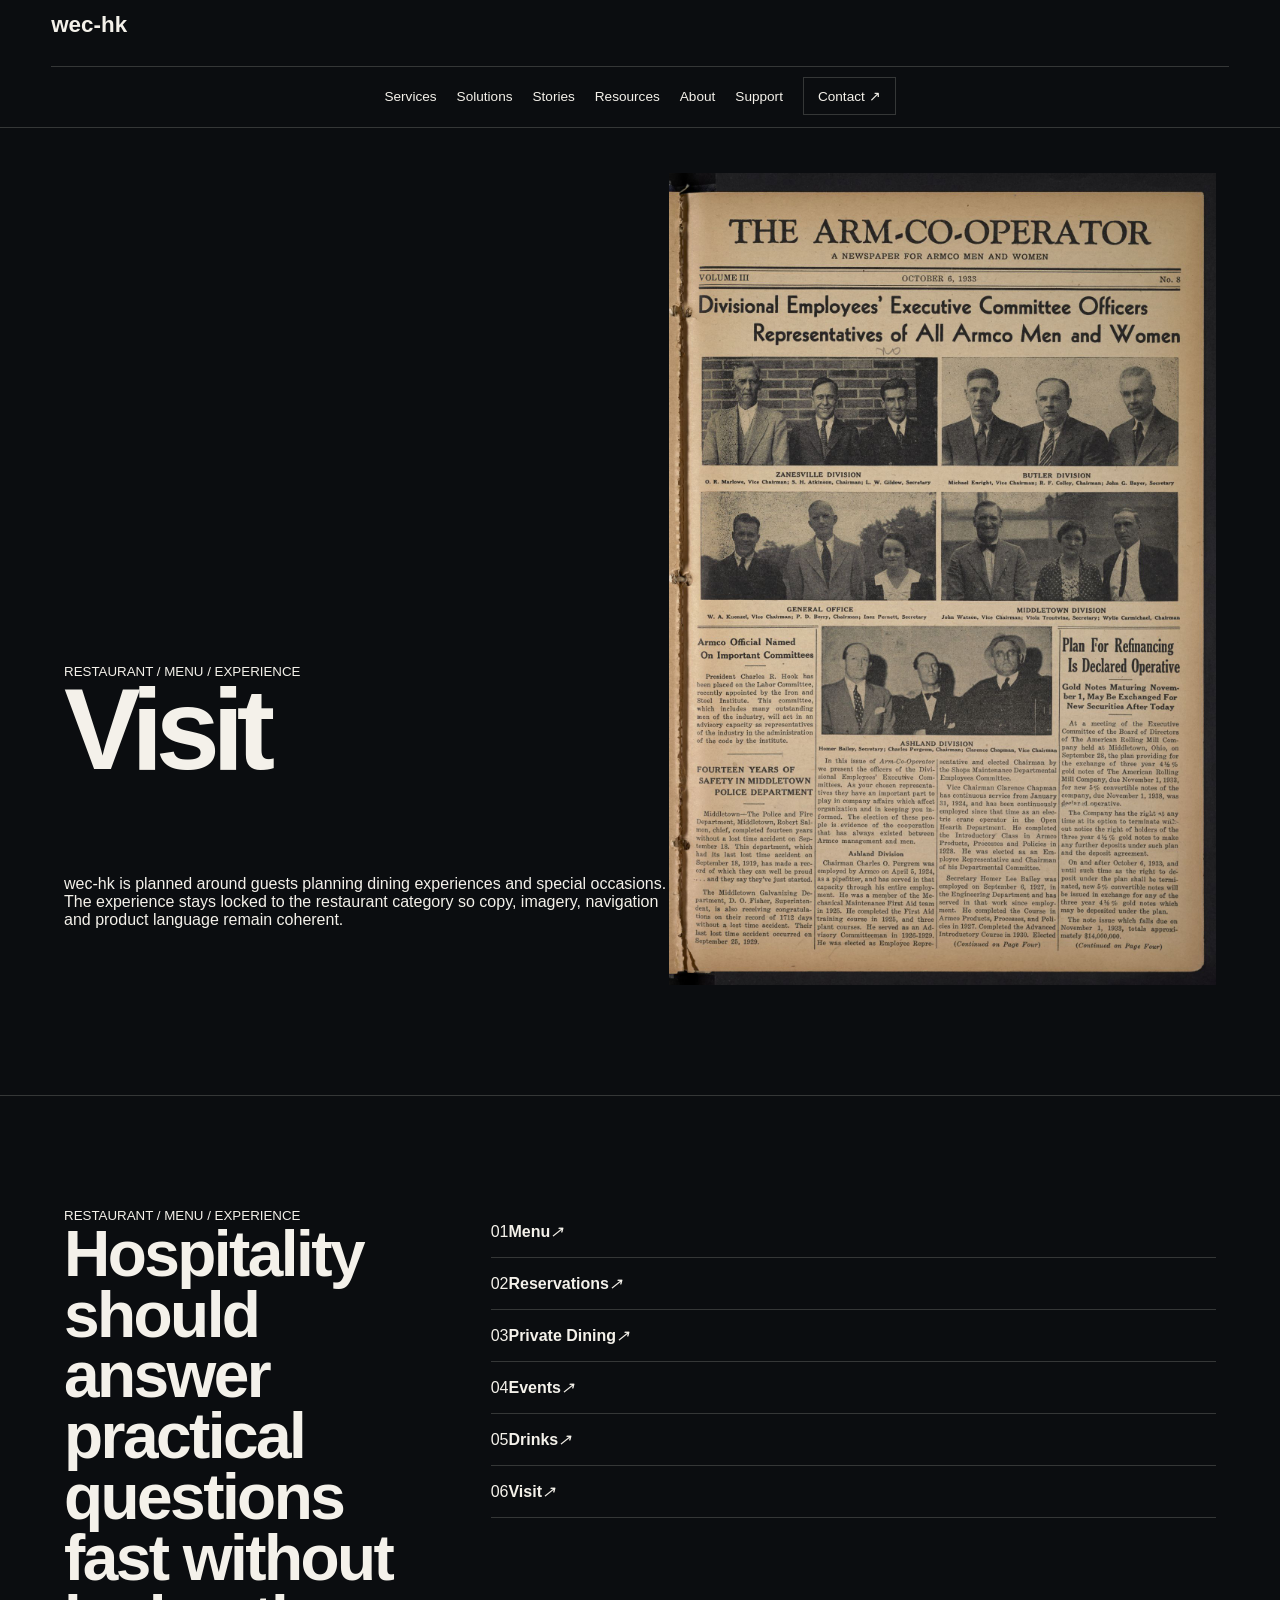
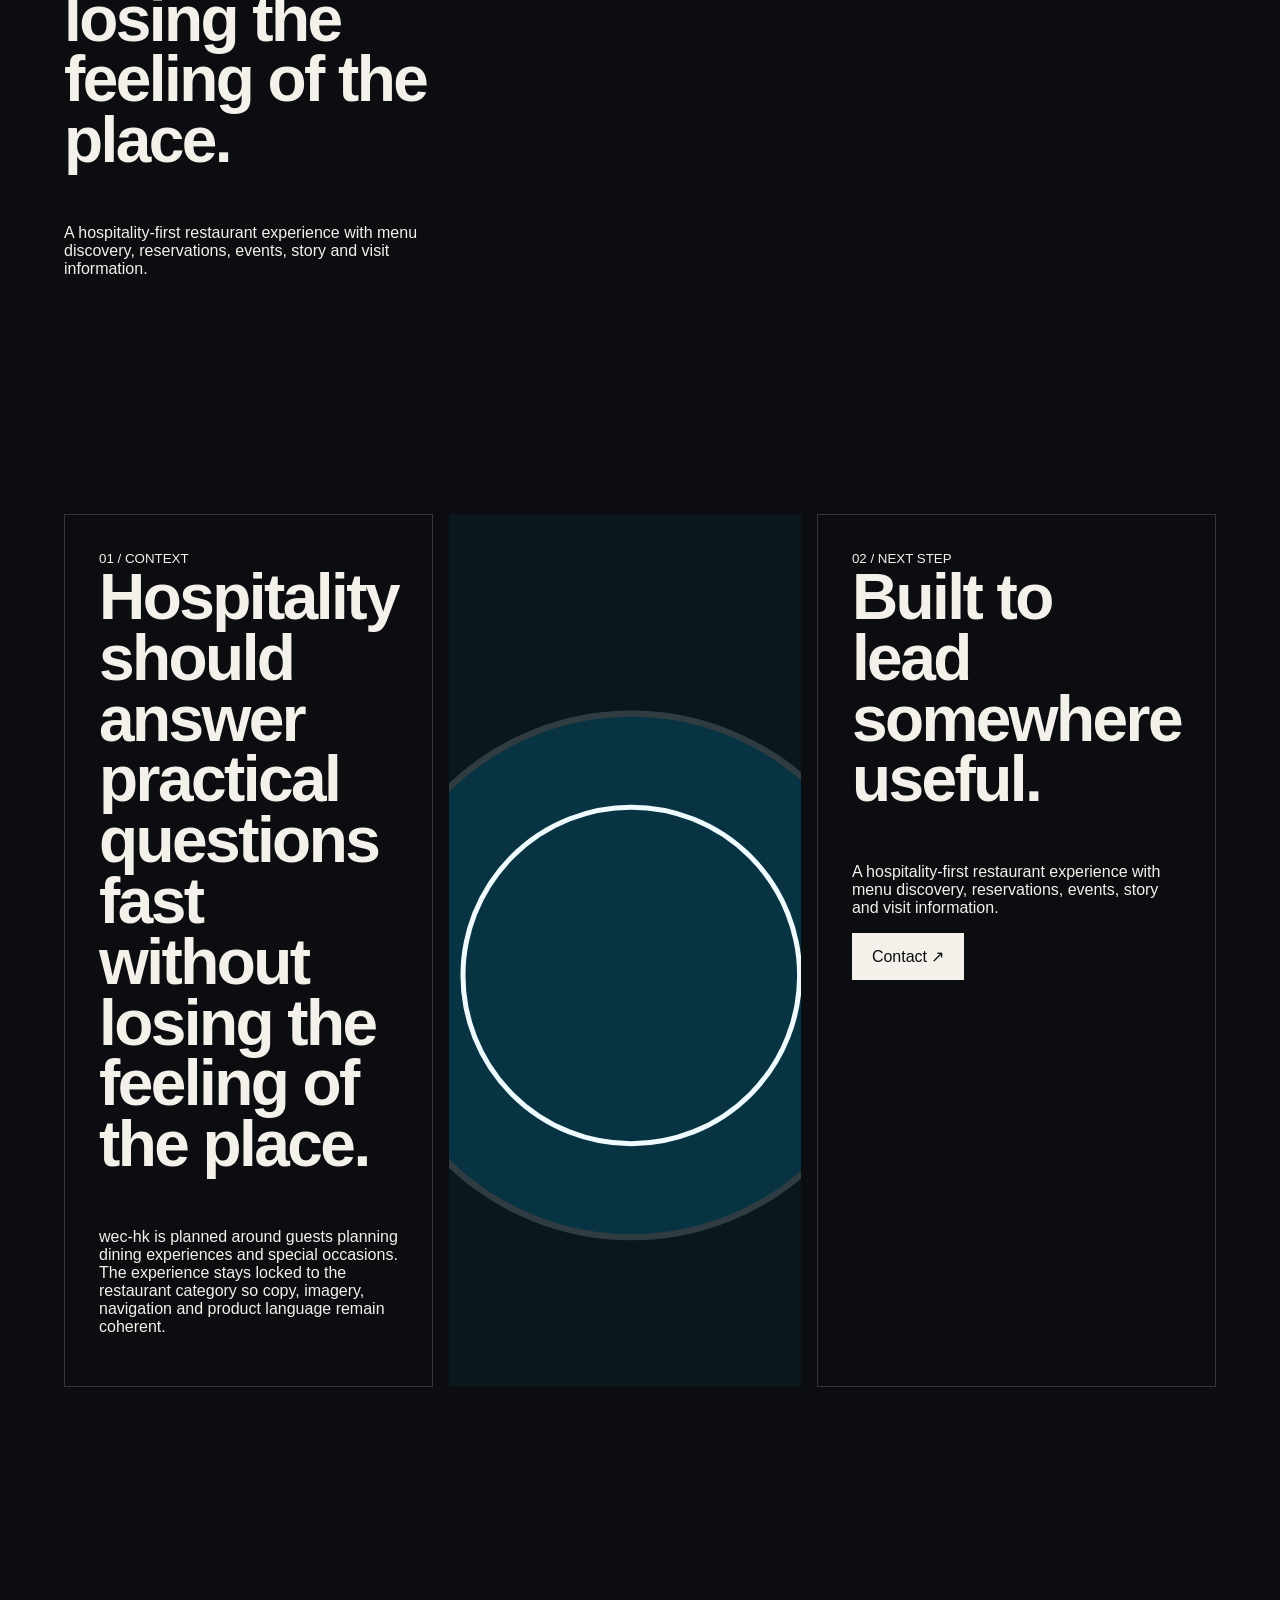
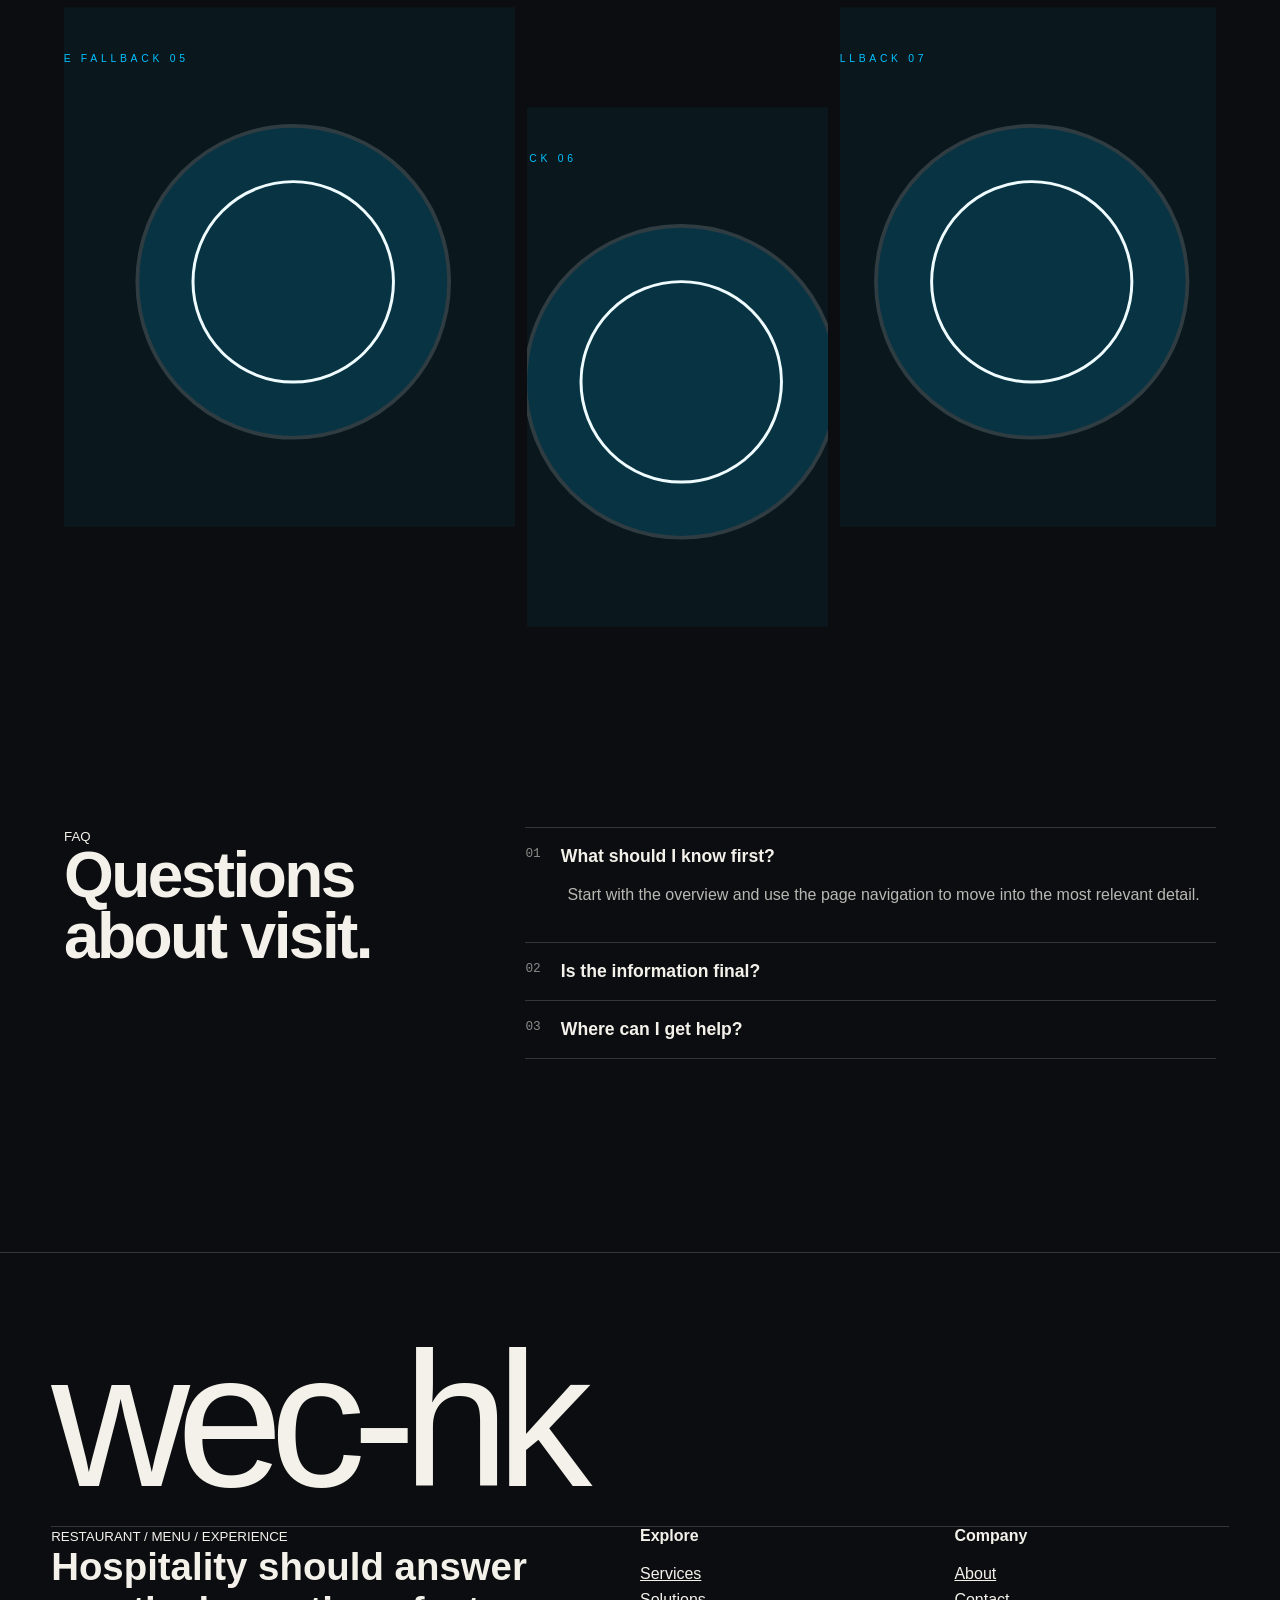
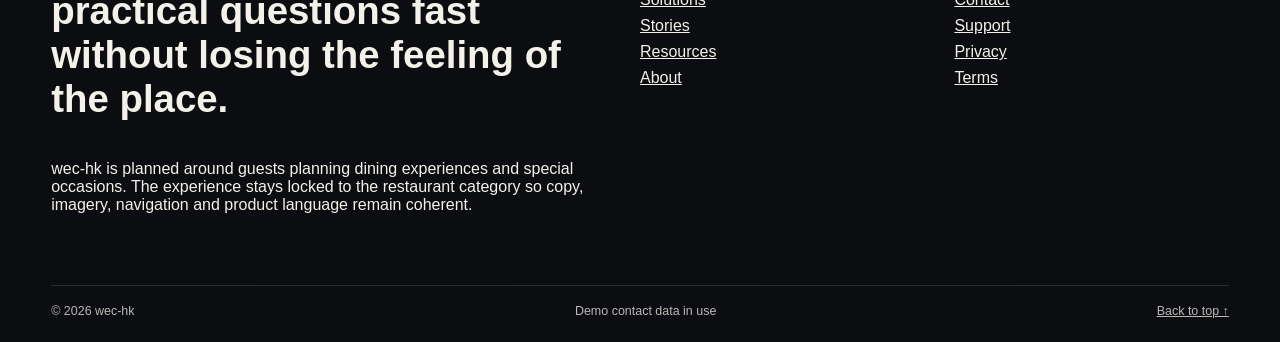
<file: visit.html>
<!doctype html><html lang="en"><head>
    <meta charset="utf-8"><meta name="viewport" content="width=device-width,initial-scale=1">
    <title>Visit — wec-hk</title><meta name="description" content="A hospitality-first restaurant experience with menu discovery, reservations, events, story and visit information.">
    <meta name="theme-color" content="#0b0d10">
    <meta property="og:title" content="Visit — wec-hk"><meta property="og:description" content="A hospitality-first restaurant experience with menu discovery, reservations, events, story and visit information.">
    <meta property="og:type" content="website"><meta property="og:image" content="assets/project-preview.svg">
    <meta name="twitter:card" content="summary_large_image">
    <link rel="icon" href="assets/favicon.svg" type="image/svg+xml"><link rel="manifest" href="site.webmanifest"><link rel="stylesheet" href="assets/styles.css">
    <script defer src="assets/site.js"></script>
  </head>
    <body class="architecture-editorial-magazine type-compact-sans density-quiet">
      <header class="site-header nav-masthead">
    <a class="brand" href="index.html" aria-label="wec-hk home">wec-hk</a>
    <button class="menu-toggle" type="button" aria-expanded="false" aria-controls="primary-nav"><span>Menu</span><b>☰</b></button>
    <nav id="primary-nav"><a href="services.html">Services</a><a href="solutions.html">Solutions</a><a href="stories.html">Stories</a><a href="resources.html">Resources</a><a href="about.html">About</a><a href="support.html">Support</a><a class="nav-cta" href="contact.html">Contact ↗</a></nav>
  </header><main id="main">
        <section class="internal-hero pro-internal-hero">
          <div><small>RESTAURANT / MENU / EXPERIENCE</small><h1>Visit</h1><p>wec-hk is planned around guests planning dining experiences and special occasions. The experience stays locked to the restaurant category so copy, imagery, navigation and product language remain coherent.</p></div>
          <figure><img src="assets/media/media-02.jpg" alt="Visit hero" loading="lazy"></figure>
        </section>
        <section class="internal-body"><div><small>RESTAURANT / MENU / EXPERIENCE</small><h2>Hospitality should answer practical questions fast without losing the feeling of the place.</h2><p>A hospitality-first restaurant experience with menu discovery, reservations, events, story and visit information.</p></div><div class="internal-list"><a href="#"><span>01</span><strong>Menu</strong><i>↗</i></a><a href="#"><span>02</span><strong>Reservations</strong><i>↗</i></a><a href="#"><span>03</span><strong>Private Dining</strong><i>↗</i></a><a href="#"><span>04</span><strong>Events</strong><i>↗</i></a><a href="#"><span>05</span><strong>Drinks</strong><i>↗</i></a><a href="#"><span>06</span><strong>Visit</strong><i>↗</i></a></div></section><section class="internal-feature-grid">
      <article><small>01 / CONTEXT</small><h2>Hospitality should answer practical questions fast without losing the feeling of the place.</h2><p>wec-hk is planned around guests planning dining experiences and special occasions. The experience stays locked to the restaurant category so copy, imagery, navigation and product language remain coherent.</p></article>
      <figure><img src="assets/fallback/fallback-03.svg" alt="visit visual" loading="lazy"></figure>
      <article><small>02 / NEXT STEP</small><h2>Built to lead somewhere useful.</h2><p>A hospitality-first restaurant experience with menu discovery, reservations, events, story and visit information.</p><a class="button" href="contact.html">Contact ↗</a></article>
    </section>
    <section class="internal-gallery"><figure><img src="assets/fallback/fallback-05.svg" alt="visit gallery 1" loading="lazy"></figure><figure><img src="assets/fallback/fallback-06.svg" alt="visit gallery 2" loading="lazy"></figure><figure><img src="assets/fallback/fallback-07.svg" alt="visit gallery 3" loading="lazy"></figure></section>
    <section class="pro-faq internal-faq"><div class="section-heading"><small>FAQ</small><h2>Questions about visit.</h2></div><div class="faq-list"><details open><summary><span>01</span>What should I know first?</summary><p>Start with the overview and use the page navigation to move into the most relevant detail.</p></details><details ><summary><span>02</span>Is the information final?</summary><p>Business-specific claims and demo data should be verified before production launch.</p></details><details ><summary><span>03</span>Where can I get help?</summary><p>Use the dedicated support and contact routes generated with the website.</p></details></div></section>
      </main><footer class="site-footer pro-footer">
    <div class="footer-title">wec-hk</div>
    <div class="footer-grid">
      <div><small>RESTAURANT / MENU / EXPERIENCE</small><h3>Hospitality should answer practical questions fast without losing the feeling of the place.</h3><p>wec-hk is planned around guests planning dining experiences and special occasions. The experience stays locked to the restaurant category so copy, imagery, navigation and product language remain coherent.</p></div>
      <nav><strong>Explore</strong><a href="services.html">Services</a><a href="solutions.html">Solutions</a><a href="stories.html">Stories</a><a href="resources.html">Resources</a><a href="about.html">About</a></nav>
      <nav><strong>Company</strong><a href="about.html">About</a><a href="contact.html">Contact</a><a href="support.html">Support</a><a href="privacy.html">Privacy</a><a href="terms.html">Terms</a></nav>
    </div>
    <div class="footer-bottom"><span>© 2026 wec-hk</span><span>Demo contact data in use</span><a href="#main">Back to top ↑</a></div>
  </footer>
    </body></html>
</file>
<file: assets/styles.css>
:root{--bg:#0b0d10;--fg:#f4f1ea;--accent:#d9ff44;--muted:#8ea0ff;--panel:#24282f;--line:color-mix(in srgb,var(--fg) 18%,transparent)}
*{box-sizing:border-box}html{scroll-behavior:smooth}body{margin:0;background:var(--bg);color:var(--fg);font-family:Arial,Helvetica,sans-serif}a{color:inherit}img{display:block;width:100%;height:100%;object-fit:cover}figure{margin:0}h1,h2,h3,p{margin-top:0}h1{font-size:clamp(3.6rem,9vw,10rem);line-height:.86;letter-spacing:-.065em}h2{font-size:clamp(2rem,5vw,5rem);line-height:.95;letter-spacing:-.04em}.button{display:inline-block;padding:14px 20px;background:var(--fg);color:var(--bg);text-decoration:none}.demo-note{position:fixed;right:10px;bottom:10px;z-index:20;background:var(--fg);color:var(--bg);font-size:11px;padding:8px 10px}
.site-header{min-height:64px;padding:12px 4vw;display:flex;align-items:center;gap:28px;border-bottom:1px solid var(--line);position:relative;z-index:10}.brand{text-decoration:none;font-weight:800;margin-right:auto}.site-header nav{display:flex;gap:20px;align-items:center}.site-header nav a{text-decoration:none;font-size:.85rem}.nav-sidebar{position:fixed;left:0;top:0;bottom:0;width:190px;flex-direction:column;align-items:flex-start;background:var(--bg);border-right:1px solid var(--line)}.nav-sidebar nav{flex-direction:column;align-items:flex-start}.has-sidebar{padding-left:190px}.nav-masthead{display:grid;grid-template-columns:1fr}.nav-masthead .brand{text-align:center;font-size:1.4rem}.nav-masthead nav{justify-content:center;border-top:1px solid var(--line);padding-top:10px}.nav-indexed{border-bottom:3px solid var(--fg);font-family:monospace}.nav-minimal-overlay nav{position:absolute;right:4vw}.nav-floating{position:absolute;left:4vw;right:4vw;top:20px;background:color-mix(in srgb,var(--bg) 80%,transparent);backdrop-filter:blur(16px)}
.site-footer{padding:70px 4vw 24px;border-top:1px solid var(--line);margin-top:80px}.footer-grid{display:grid;grid-template-columns:2fr 1fr 1fr;gap:40px}.footer-grid nav{display:flex;flex-direction:column;gap:8px}.footer-title{font-size:clamp(4rem,12vw,13rem);line-height:.8;letter-spacing:-.07em;border-bottom:1px solid var(--line);padding-bottom:30px}
main>section{padding:70px 5vw}.cover{display:grid;grid-template-columns:1.05fr .95fr;min-height:80vh;align-items:center}.cover figure{height:70vh}.issue-index{display:grid;grid-template-columns:1fr 2fr;border-top:1px solid var(--line);border-bottom:1px solid var(--line)}.issue-index nav{display:grid;grid-template-columns:repeat(2,1fr)}.issue-index a,.simple-index a,.collection-rail a{padding:18px;border-bottom:1px solid var(--line);text-decoration:none;display:flex;justify-content:space-between}.feature-story,.story-split,.promo-split,.business-hero,.one-feature{display:grid;grid-template-columns:1fr 1fr;gap:5vw;align-items:center}.feature-story figure,.story-split figure,.promo-split figure,.business-hero figure,.one-feature figure{min-height:560px}.editorial-grid,.triptych,.gallery-rail,.quiet-gallery{display:grid;grid-template-columns:repeat(3,1fr);gap:12px}.editorial-grid figure:nth-child(1){grid-column:span 2}.editorial-grid figure{min-height:360px}.newsletter,.manifesto,.closing-statement,.contact-statement,.single-statement{padding-top:13vw;padding-bottom:13vw}.newsletter h2,.manifesto h2,.closing-statement h2,.contact-statement h2,.single-statement p{max-width:1100px;font-size:clamp(3rem,7vw,8rem);line-height:.95}
.fullbleed-hero,.film-hero,.experience-hero{position:relative;padding:0;min-height:90vh}.fullbleed-hero figure,.film-hero figure,.experience-hero figure{height:90vh}.fullbleed-hero>div,.film-hero>div,.experience-hero>div{position:absolute;left:5vw;bottom:6vw;max-width:900px;text-shadow:0 2px 30px #000}.quiet-intro{max-width:900px;margin:auto;font-size:clamp(1.6rem,3vw,3rem)}.signature-products,.product-rail>div{display:grid;grid-template-columns:repeat(3,1fr);gap:16px}
.index-hero{display:grid;grid-template-columns:100px 1fr 280px;border-bottom:3px solid var(--fg);padding:0!important}.index-hero>div,.index-hero aside{padding:40px;border-right:3px solid var(--fg)}.index-no{font:700 2rem monospace}.category-wall a,.product-index a,.article-index a{display:grid;grid-template-columns:90px 1fr 100px;gap:20px;padding:24px 4vw;border-bottom:2px solid var(--fg);text-decoration:none}.catalog-matrix,.product-matrix,.product-mosaic,.product-bento{display:grid;grid-template-columns:repeat(4,1fr);gap:1px;background:var(--line);padding:1px!important}.product-card{background:var(--bg);padding:14px}.product-card figure{aspect-ratio:4/5}.product-meta{padding:16px 4px}.product-meta small,.product-meta strong,.product-meta a{display:block;margin-top:8px}.service-band,.filter-bar,.industry-tabs{display:flex;gap:10px;flex-wrap:wrap}.service-band a,.filter-bar button,.industry-tabs button{padding:12px 18px;border:1px solid var(--line);background:transparent;color:inherit}
.commerce-hero,.boutique-hero{display:grid;grid-template-columns:.8fr 1.2fr;min-height:80vh;align-items:center}.commerce-hero figure,.boutique-hero figure{height:70vh}.category-tiles,.collection-cards,.experience-cards{display:grid;grid-template-columns:repeat(3,1fr);gap:16px}.category-tiles figure,.collection-cards figure,.experience-cards figure{height:480px}.product-rail{overflow:hidden}.service-grid,.service-notes,.metric-grid,.workflow{display:grid;grid-template-columns:repeat(4,1fr);gap:12px}.service-grid article,.service-notes div,.metric-grid article,.workflow article{border:1px solid var(--line);padding:28px}
.panorama{padding:0}.panorama figure{height:75vh}.chapter-intro{display:grid;grid-template-columns:180px 1fr}.chapter-intro p{font-size:clamp(2rem,4vw,4rem);max-width:1100px}.gallery-rail{grid-template-columns:repeat(4,1fr);overflow:hidden}.gallery-rail figure{height:520px}
.side-index{position:fixed;top:0;left:0;bottom:0;width:220px;border-right:1px solid var(--line);padding:30px;z-index:5;background:var(--bg)}.side-index nav{display:flex;flex-direction:column;margin-top:60px}.side-index a{padding:12px 0;text-decoration:none}.architecture-split-index main{padding-left:220px}.split-hero{display:grid;grid-template-columns:1fr 1fr;min-height:85vh}.split-hero figure{height:75vh}.capability-stack article{display:grid;grid-template-columns:80px 1fr 1fr;padding:30px 0;border-bottom:1px solid var(--line)}.media-wall,.project-wall{display:grid;grid-template-columns:repeat(12,1fr);gap:12px}.media-wall figure:nth-child(1){grid-column:span 7}.media-wall figure:nth-child(2){grid-column:span 5}.media-wall figure:nth-child(n+3){grid-column:span 4}.media-wall figure{height:420px}
.type-hero{min-height:80vh;display:flex;flex-direction:column;justify-content:flex-end}.project-wall a{grid-column:span 6;text-decoration:none}.project-wall a:nth-child(3n){grid-column:span 8}.project-wall figure{height:520px}.project-feature{display:grid;grid-template-columns:.6fr 1.4fr;gap:30px}.project-feature figure{height:70vh}.timeline{display:grid;grid-template-columns:repeat(4,1fr)}.timeline div{padding:40px;border-top:1px solid var(--line)}
.system-hero{display:grid;grid-template-columns:1fr .8fr;min-height:70vh}.system-map{display:grid;grid-template-columns:1fr 1fr;align-self:center}.system-map span{padding:35px;border:1px solid var(--line)}.feature-console{display:grid;grid-template-columns:1fr 1fr;gap:30px}.console-code{background:var(--fg);color:var(--bg);padding:30px;font-family:monospace}.resource-panel{display:grid;grid-template-columns:.5fr 1.5fr}
.lookbook{display:grid;grid-template-columns:.6fr 1fr 1fr;gap:14px}.lookbook figure{height:600px}.catalog-header{display:grid;grid-template-columns:1fr 1fr}.collection-banner{position:relative;padding:0}.collection-banner figure{height:75vh}.collection-banner h2{position:absolute;left:5vw;bottom:5vw}
.collage-hero{position:relative;min-height:100vh}.collage-title{position:relative;z-index:3;width:65%}.collage-hero figure{position:absolute}.collage-hero .c1{width:48%;height:54vh;right:5%;top:10%}.collage-hero .c2{width:33%;height:40vh;left:8%;bottom:4%}.collage-hero .c3{width:26%;height:34vh;right:25%;bottom:0}.floating-media{display:grid;grid-template-columns:1.3fr .7fr 1fr;gap:30px}.floating-media figure:nth-child(2){transform:translateY(100px)}.mixed-cards{display:grid;grid-template-columns:repeat(12,1fr);gap:12px}.mixed-cards article{padding:35px;border:1px solid var(--line);grid-column:span 4}.mixed-cards .mixed-1{grid-column:span 7}.mixed-cards .mixed-2{grid-column:span 5}
.proof-framework,.featured-guide,.availability-panel{margin:40px 5vw;padding:50px;border:1px solid var(--line)}.search-hero label{display:flex;flex-direction:column;gap:10px;max-width:900px}.search-hero input{font-size:2rem;padding:20px;background:transparent;border:0;border-bottom:2px solid var(--fg);color:inherit}.drop-ticker{white-space:nowrap;overflow:hidden;border-top:1px solid var(--line);border-bottom:1px solid var(--line);padding:14px 0!important;font-size:1.2rem}.contact-strip{display:grid;grid-template-columns:1fr auto;gap:30px;border-top:1px solid var(--line)}.contact-strip div{display:flex;flex-direction:column;gap:8px}
.internal-hero{min-height:55vh;display:grid;grid-template-columns:1fr 1fr;align-items:end;border-bottom:1px solid var(--line)}.internal-body{display:grid;grid-template-columns:1fr 2fr;gap:5vw}.internal-list a{display:block;padding:16px 0;border-bottom:1px solid var(--line);text-decoration:none}
.type-editorial-serif h1,.type-editorial-serif h2,.type-luxury-serif h1,.type-luxury-serif h2{font-family:Georgia,'Times New Roman',serif;font-weight:400}.type-technical-mono h1,.type-technical-mono h2,.type-technical-mono small{font-family:monospace}.density-quiet main>section{padding-top:110px;padding-bottom:110px}.density-dense main>section{padding-top:35px;padding-bottom:35px}.shape-soft .product-card,.shape-soft .service-grid article{border-radius:22px;overflow:hidden}.shape-pill .button{border-radius:999px}
@media(max-width:820px){.has-sidebar{padding-left:0}.nav-sidebar,.side-index{position:relative;width:auto}.architecture-split-index main{padding-left:0}.site-header nav{display:none}.cover,.feature-story,.story-split,.promo-split,.business-hero,.one-feature,.commerce-hero,.boutique-hero,.index-hero,.split-hero,.project-feature,.system-hero,.feature-console,.catalog-header,.internal-hero,.internal-body{grid-template-columns:1fr}.editorial-grid,.triptych,.gallery-rail,.quiet-gallery,.category-tiles,.collection-cards,.experience-cards,.signature-products,.product-rail>div,.product-matrix,.product-mosaic,.product-bento,.catalog-matrix,.service-grid,.service-notes,.metric-grid,.workflow,.timeline{grid-template-columns:1fr 1fr}.index-hero aside{display:none}.lookbook{grid-template-columns:1fr}.collage-title{width:100%}.collage-hero figure{position:relative!important;width:100%!important;height:45vh!important;right:auto!important;left:auto!important;top:auto!important;bottom:auto!important;margin:12px 0}.project-wall a,.project-wall a:nth-child(3n),.media-wall figure:nth-child(n){grid-column:1/-1}.contact-strip{grid-template-columns:1fr}.footer-grid{grid-template-columns:1fr}}

.menu-toggle{display:none;background:transparent;color:inherit;border:1px solid var(--line);padding:10px 14px;font:inherit}
.nav-cta{padding:10px 14px;border:1px solid var(--line)}
.pro-section{position:relative}
.section-heading{max-width:900px;margin-bottom:42px}
.section-heading>p{max-width:720px;font-size:1.05rem;line-height:1.7;opacity:.78}
.pro-intro-band{display:grid;grid-template-columns:1fr 1fr;gap:7vw;border-top:1px solid var(--line);border-bottom:1px solid var(--line)}
.pro-intro-band p{font-size:1.2rem;line-height:1.7}
.micro-stats{display:grid;grid-template-columns:repeat(3,1fr);gap:1px;background:var(--line);margin-top:35px}
.micro-stats span{background:var(--bg);padding:18px}.micro-stats b{display:block;font-size:1.7rem;margin-bottom:5px}
.showcase-grid{display:grid;grid-template-columns:repeat(12,1fr);gap:16px}
.showcase-card{grid-column:span 4;border-top:1px solid var(--line);padding-top:14px}
.showcase-card:nth-child(1),.showcase-card:nth-child(5){grid-column:span 8}
.showcase-card figure{height:460px}.showcase-card:nth-child(1) figure,.showcase-card:nth-child(5) figure{height:620px}
.showcase-card>div{padding:18px 2px}.showcase-card a{display:inline-block;margin-top:12px}
.capability-pro-grid{display:grid;grid-template-columns:repeat(3,1fr);gap:1px;background:var(--line)}
.capability-pro-grid article{background:var(--bg);padding:34px;min-height:280px}
.capability-pro-grid span{font-family:monospace;opacity:.6}
.capability-pro-grid p{line-height:1.65;opacity:.75}
.pro-media-story{display:grid;grid-template-columns:1.25fr .75fr;grid-template-rows:auto auto;gap:16px;align-items:stretch}
.media-large{grid-row:span 2;min-height:760px}.media-small{min-height:360px}.media-copy{padding:50px;border:1px solid var(--line);display:flex;flex-direction:column;justify-content:center}
.media-copy p{line-height:1.7;opacity:.78}.text-link{margin-top:20px}
.proof-grid{display:grid;grid-template-columns:repeat(3,1fr);gap:16px}
.proof-grid blockquote{margin:0;border:1px solid var(--line);padding:34px;min-height:280px;display:flex;flex-direction:column}
.proof-grid blockquote p{font-size:clamp(1.4rem,2vw,2.2rem);line-height:1.2}
.proof-grid blockquote footer{margin-top:auto;opacity:.65;font-size:.85rem}
.process-grid{display:grid;grid-template-columns:repeat(5,1fr);gap:1px;background:var(--line)}
.process-grid article{background:var(--bg);padding:26px;min-height:240px}
.process-grid b{font:700 1.2rem monospace}.process-grid p{line-height:1.55;opacity:.72}
.gallery-pro-grid{display:grid;grid-template-columns:repeat(12,1fr);grid-auto-rows:160px;gap:12px}
.gallery-pro-grid figure{position:relative;overflow:hidden}.gallery-pro-grid figcaption{position:absolute;left:12px;bottom:12px;background:color-mix(in srgb,var(--bg) 75%,transparent);padding:8px 10px;font-size:.75rem;backdrop-filter:blur(10px)}
.gallery-pro-grid .g1{grid-column:span 7;grid-row:span 3}.gallery-pro-grid .g2{grid-column:span 5;grid-row:span 2}
.gallery-pro-grid .g3{grid-column:span 5;grid-row:span 2}.gallery-pro-grid .g4{grid-column:span 7;grid-row:span 3}
.gallery-pro-grid .g5{grid-column:span 5;grid-row:span 2}.gallery-pro-grid .g6{grid-column:span 7;grid-row:span 2}
.pro-faq{display:grid;grid-template-columns:.7fr 1.3fr;gap:7vw}.faq-list{border-top:1px solid var(--line)}
.faq-list details{border-bottom:1px solid var(--line);padding:18px 0}.faq-list summary{cursor:pointer;font-size:1.1rem;font-weight:700;display:flex;gap:20px;list-style:none}
.faq-list summary span{font:400 .8rem monospace;opacity:.55}.faq-list details p{padding:14px 0 0 42px;line-height:1.7;max-width:760px;opacity:.75}
.pro-support-final{display:grid;grid-template-columns:1fr 1fr;gap:6vw;border-top:1px solid var(--line);border-bottom:1px solid var(--line)}
.support-actions{display:flex;flex-direction:column;align-items:flex-start;gap:14px;justify-content:center}.support-actions>a:not(.button){font-size:1.2rem}
.pro-footer{padding-top:90px}.pro-footer .footer-title{font-size:clamp(5rem,15vw,16rem);overflow:hidden}
.pro-footer .footer-grid h3{font-size:clamp(1.6rem,3vw,3rem)}.pro-footer .footer-grid nav strong{margin-bottom:12px}
.footer-bottom{display:flex;justify-content:space-between;gap:20px;border-top:1px solid var(--line);margin-top:55px;padding-top:18px;font-size:.78rem;opacity:.75}
.pro-internal-hero{grid-template-columns:1.05fr .95fr;align-items:stretch;padding-top:45px!important}.pro-internal-hero>div{align-self:end;padding-bottom:40px}.pro-internal-hero figure{min-height:560px}
.internal-feature-grid{display:grid;grid-template-columns:1fr 1fr 1fr;gap:16px}.internal-feature-grid article{border:1px solid var(--line);padding:34px;min-height:420px}.internal-feature-grid figure{min-height:420px}
.internal-gallery{display:grid;grid-template-columns:1.2fr .8fr 1fr;gap:12px}.internal-gallery figure{height:520px}.internal-gallery figure:nth-child(2){margin-top:100px}
.internal-faq{padding-top:90px!important}.internal-products{margin-top:0}.contact-pro{align-items:start}
@media(max-width:980px){
  .site-header{display:grid;grid-template-columns:1fr auto}.menu-toggle{display:block}.site-header nav{display:none;grid-column:1/-1;flex-direction:column;align-items:stretch;padding:18px 0}.site-header nav.open{display:flex}.site-header nav a{padding:12px 0;border-bottom:1px solid var(--line)}
  .pro-intro-band,.pro-faq,.pro-support-final,.pro-media-story,.pro-internal-hero{grid-template-columns:1fr}.media-large{min-height:560px}.media-small{min-height:300px}
  .showcase-card,.showcase-card:nth-child(1),.showcase-card:nth-child(5){grid-column:span 6}.showcase-card figure,.showcase-card:nth-child(1) figure,.showcase-card:nth-child(5) figure{height:440px}
  .capability-pro-grid,.proof-grid{grid-template-columns:1fr 1fr}.process-grid{grid-template-columns:1fr 1fr}.internal-feature-grid{grid-template-columns:1fr 1fr}.internal-feature-grid article:last-child{grid-column:1/-1}
}
@media(max-width:640px){
  .micro-stats,.capability-pro-grid,.proof-grid,.process-grid,.internal-feature-grid,.internal-gallery{grid-template-columns:1fr}
  .showcase-grid{display:block}.showcase-card,.showcase-card:nth-child(1),.showcase-card:nth-child(5){margin-bottom:30px}.showcase-card figure,.showcase-card:nth-child(1) figure,.showcase-card:nth-child(5) figure{height:420px}
  .gallery-pro-grid{display:block}.gallery-pro-grid figure{height:360px;margin-bottom:12px}.internal-gallery figure,.internal-gallery figure:nth-child(2){height:380px;margin-top:0}
  .footer-bottom{flex-direction:column}.pro-internal-hero figure{min-height:420px}
}

.utility-ribbon{display:flex;gap:10px;flex-wrap:wrap;border-top:1px solid var(--line);border-bottom:1px solid var(--line);padding-top:18px!important;padding-bottom:18px!important}.utility-ribbon span{padding:9px 12px;border:1px solid var(--line);font-size:.78rem}
.discovery-stage-grid{display:grid;grid-template-columns:repeat(3,1fr);gap:12px}.discovery-stage-grid a{display:grid;grid-template-columns:auto 1fr auto;gap:16px;border:1px solid var(--line);padding:28px;text-decoration:none;min-height:220px}.discovery-stage-grid p{grid-column:2/3;line-height:1.6;opacity:.72}.discovery-stage-grid span{font:700 .8rem monospace;opacity:.55}
.comparison-table-pro{border-top:1px solid var(--line)}.comparison-table-pro>div{display:grid;grid-template-columns:1.3fr 1fr .6fr;gap:20px;padding:18px 0;border-bottom:1px solid var(--line)}.comparison-head{font-size:.74rem;letter-spacing:.1em;text-transform:uppercase;opacity:.65}
.editorial-duo{display:grid;grid-template-columns:1fr 1fr;gap:12px}.editorial-duo article{border:1px solid var(--line);padding:42px;min-height:430px}.editorial-duo figure{min-height:430px}.editorial-duo p{line-height:1.7;opacity:.75}
.newsletter-pro{display:grid;grid-template-columns:1fr 1fr;gap:5vw;align-items:end;border-top:1px solid var(--line);border-bottom:1px solid var(--line)}.inline-form{display:grid;grid-template-columns:1fr auto;gap:12px;align-items:end}.inline-form label{display:flex;flex-direction:column;gap:8px}.inline-form input,.demo-form input,.demo-form select,.demo-form textarea,.catalog-tools input,.catalog-tools select,.support-search input,.product-buy-panel select{width:100%;background:transparent;color:inherit;border:1px solid var(--line);padding:14px;font:inherit}.demo-form textarea{min-height:150px}.form-status{grid-column:1/-1;opacity:.7;font-size:.86rem}
.shop-toolbar{display:grid;grid-template-columns:1fr 1fr;gap:4vw;align-items:end}.catalog-tools{display:grid;grid-template-columns:1fr 1fr;gap:12px}.catalog-tools label,.support-search label,.product-buy-panel label,.demo-form label{display:flex;flex-direction:column;gap:8px;font-size:.78rem;letter-spacing:.06em}
.product-actions{display:flex;gap:10px;align-items:center;flex-wrap:wrap}.product-actions button,.demo-cart{background:transparent;color:inherit;border:1px solid var(--line);padding:10px 12px;cursor:pointer}.product-actions button:hover,.demo-cart:hover{border-color:var(--accent)}
.shop-assurance{display:grid;grid-template-columns:repeat(3,1fr);gap:12px}.shop-assurance article{border:1px solid var(--line);padding:28px}.catalog-empty{text-align:center}
.product-detail-pro{display:grid;grid-template-columns:1.25fr .75fr;gap:28px}.product-gallery-pro{display:grid;grid-template-columns:1fr 1fr;gap:10px}.product-gallery-pro figure{height:460px}.product-buy-panel{position:sticky;top:30px;align-self:start;border:1px solid var(--line);padding:32px}.product-buy-panel strong{display:block;font-size:1.6rem;margin:18px 0}.product-buy-panel ul{padding-left:20px;line-height:1.8}.product-specs{display:grid;grid-template-columns:.8fr 1.2fr;gap:5vw}.product-specs dl{margin:0}.product-specs dl div{display:grid;grid-template-columns:1fr 1fr;padding:18px 0;border-bottom:1px solid var(--line)}
.lookbook-pro{display:grid;grid-template-columns:repeat(12,1fr);gap:12px}.lookbook-pro figure{grid-column:span 4;height:520px;position:relative}.lookbook-pro figure:nth-child(1),.lookbook-pro figure:nth-child(5){grid-column:span 8;height:680px}.lookbook-pro figcaption{position:absolute;left:12px;bottom:12px;padding:8px 10px;background:color-mix(in srgb,var(--bg) 78%,transparent)}.lookbook-copy{max-width:950px}
.about-manifesto{display:grid;grid-template-columns:1fr 1fr;gap:5vw}.about-manifesto>p{font-size:1.35rem;line-height:1.7}.values-grid{display:grid;grid-template-columns:repeat(4,1fr);gap:1px;background:var(--line)}.values-grid article{background:var(--bg);padding:30px;min-height:260px}.about-timeline article{display:grid;grid-template-columns:100px 1fr;gap:20px;padding:25px 0;border-bottom:1px solid var(--line)}
.contact-layout-pro{display:grid;grid-template-columns:1fr 1fr;gap:6vw}.contact-direct{display:flex;flex-direction:column;gap:10px;margin-top:26px}.demo-form{display:grid;gap:14px;border:1px solid var(--line);padding:30px}
.support-search{max-width:900px}.support-topic-grid{display:grid;grid-template-columns:repeat(4,1fr);gap:12px}.support-topic{border:1px solid var(--line);padding:26px;min-height:260px}.policy-overview{display:grid;grid-template-columns:.7fr 1.3fr;gap:5vw}.policy-steps{display:grid;grid-template-columns:repeat(5,1fr);gap:1px;background:var(--line)}.policy-steps article{background:var(--bg);padding:22px}.policy-table{display:grid;grid-template-columns:repeat(3,1fr);gap:12px}.policy-table>div{border:1px solid var(--line);padding:28px}
.legal-layout{display:grid;grid-template-columns:260px 1fr;gap:5vw}.legal-layout aside{position:sticky;top:30px;align-self:start}.legal-layout aside nav{display:flex;flex-direction:column;gap:10px;margin-top:20px}.legal-layout article section{padding:35px 0;border-bottom:1px solid var(--line)}
.resource-feature{display:grid;grid-template-columns:1fr 1fr;gap:5vw;align-items:center}.resource-feature figure{min-height:560px}.resource-card-grid,.solution-grid{display:grid;grid-template-columns:repeat(3,1fr);gap:12px}.resource-card-grid article,.solution-grid article{border:1px solid var(--line);padding:28px;min-height:260px}
.solution-overview{display:grid;grid-template-columns:1fr 1fr;gap:5vw}.solution-diagram{display:flex;align-items:center;justify-content:center;gap:16px;border:1px solid var(--line);padding:40px}.solution-diagram span{padding:14px 18px;background:var(--panel)}
.site-toast{position:fixed;right:24px;bottom:24px;z-index:99;background:var(--fg);color:var(--bg);padding:14px 18px;transform:translateY(120px);opacity:0;transition:.25s ease;max-width:360px}.site-toast.show{transform:none;opacity:1}
.reveal-section{opacity:.001;transform:translateY(20px);transition:opacity .6s ease,transform .6s ease}.reveal-section.is-visible{opacity:1;transform:none}
@media(max-width:900px){.discovery-stage-grid,.resource-card-grid,.solution-grid,.support-topic-grid{grid-template-columns:1fr 1fr}.editorial-duo,.newsletter-pro,.shop-toolbar,.product-detail-pro,.product-specs,.about-manifesto,.contact-layout-pro,.policy-overview,.resource-feature,.solution-overview,.legal-layout{grid-template-columns:1fr}.product-buy-panel,.legal-layout aside{position:relative;top:auto}.policy-steps{grid-template-columns:1fr 1fr}.values-grid{grid-template-columns:1fr 1fr}.lookbook-pro figure,.lookbook-pro figure:nth-child(1),.lookbook-pro figure:nth-child(5){grid-column:span 6;height:480px}}
@media(max-width:600px){.discovery-stage-grid,.resource-card-grid,.solution-grid,.support-topic-grid,.values-grid,.policy-steps,.policy-table,.product-gallery-pro,.catalog-tools{grid-template-columns:1fr}.editorial-duo{grid-template-columns:1fr}.comparison-table-pro>div{grid-template-columns:1fr}.comparison-head{display:none}.lookbook-pro{display:block}.lookbook-pro figure,.lookbook-pro figure:nth-child(1),.lookbook-pro figure:nth-child(5){height:420px;margin-bottom:12px}.inline-form{grid-template-columns:1fr}}

.support-direct-pro{display:grid;grid-template-columns:1fr 1fr;gap:5vw;border-top:1px solid var(--line);border-bottom:1px solid var(--line)}.support-direct-pro>div:last-child{display:flex;flex-direction:column;gap:12px;justify-content:center}.support-direct-pro>div:last-child a{font-size:1.25rem}
@media(max-width:700px){.support-direct-pro{grid-template-columns:1fr}}
</file>
